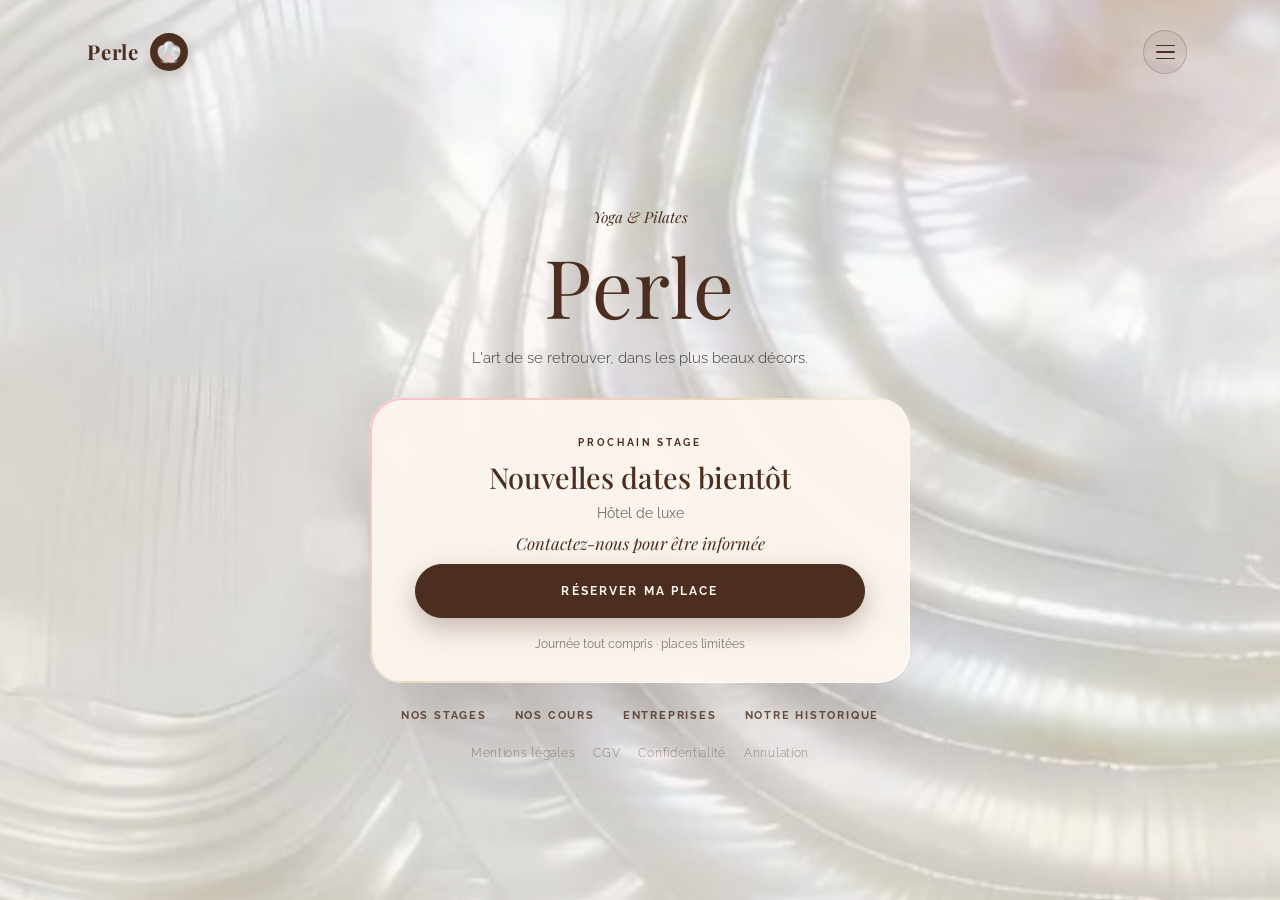
<file: index.html>
<!DOCTYPE html>
<html lang="fr" translate="no">
<head>
 <meta charset="UTF-8">
 <meta name="google" content="notranslate">
 <meta name="viewport" content="width=device-width, initial-scale=1.0">
 <title>Perle — Yoga & Pilates partout en France</title>
 <meta name="description" content="Stages d’une journée et cours de yoga &amp; pilates dans les plus beaux lieux de France. Réservez votre place.">
 <link rel="canonical" href="https://perleexperience.com/">
 <meta name="theme-color" content="#4B2E20">

 <!-- Aperçu lors d'un partage (Instagram, Facebook, WhatsApp, iMessage) -->
 <meta property="og:type" content="website">
 <meta property="og:site_name" content="Perle">
 <meta property="og:locale" content="fr_FR">
 <meta property="og:url" content="https://perleexperience.com/">
 <meta property="og:title" content="Perle — Yoga &amp; Pilates partout en France">
 <meta property="og:description" content="Stages d’une journée et cours de yoga &amp; pilates dans les plus beaux lieux de France. Réservez votre place.">
 <meta property="og:image" content="https://perleexperience.com/og-image.jpg">
 <meta property="og:image:width" content="1200">
 <meta property="og:image:height" content="630">
 <meta property="og:image:alt" content="Perle — yoga et pilates partout en France">
 <meta name="twitter:card" content="summary_large_image">
 <meta name="twitter:title" content="Perle — Yoga &amp; Pilates partout en France">
 <meta name="twitter:description" content="Stages d’une journée et cours de yoga &amp; pilates dans les plus beaux lieux de France. Réservez votre place.">
 <meta name="twitter:image" content="https://perleexperience.com/og-image.jpg">
 <link rel="icon" type="image/png" href="favicon.png">
 <link rel="apple-touch-icon" href="favicon.png">
 <link rel="preconnect" href="https://fonts.googleapis.com">
 <link rel="preconnect" href="https://fonts.gstatic.com" crossorigin>
 <link href="https://fonts.googleapis.com/css2?family=Playfair+Display:ital,wght@0,400;0,500;0,700;1,400&family=Raleway:wght@300;400;500;600;700&display=swap" rel="stylesheet">
 <link rel="stylesheet" href="styles.css?v=12">
 <script type="application/ld+json">
{
 "@context": "https://schema.org",
 "@graph": [
 {
 "@type": "Organization",
 "@id": "https://perleexperience.com/#organisation",
 "name": "Perle",
 "url": "https://perleexperience.com/",
 "description": "Stages d’une journée et cours de yoga et pilates dans les plus beaux lieux de France.",
 "logo": {
 "@type": "ImageObject",
 "url": "https://perleexperience.com/Logo.PNG",
 "width": 2000,
 "height": 2000
 },
 "image": "https://perleexperience.com/og-image.jpg",
 "email": "contact@perleexperience.com",
 "telephone": "+33677303065",
 "areaServed": {
 "@type": "AdministrativeArea",
 "name": "France"
 },
 "contactPoint": {
 "@type": "ContactPoint",
 "contactType": "customer service",
 "telephone": "+33677303065",
 "email": "contact@perleexperience.com",
 "availableLanguage": [
 "fr",
 "en"
 ]
 },
 "sameAs": [
 "https://www.instagram.com/perle_cotedazur/",
 "https://www.facebook.com/profile.php?id=61571725617693",
 "https://www.tiktok.com/@perle.cotedazur?lang=fr"
 ]
 },
 {
 "@type": "WebSite",
 "@id": "https://perleexperience.com/#site",
 "url": "https://perleexperience.com/",
 "name": "Perle",
 "inLanguage": "fr-FR",
 "publisher": {
 "@id": "https://perleexperience.com/#organisation"
 }
 }
 ]
 }
 </script>
</head>
<body class="home-page">

<!-- Animation d'arrivée : la perle roule une fois -->
<div class="page-intro" id="pageIntro" aria-hidden="true"><img src="logo-rose-petit.png" alt=""></div>

<!-- NAV -->
<nav id="nav">
 <div class="container nav-inner">
 <a href="index.html" class="nav-logo" aria-label="Perle — Accueil">
 <span class="nav-logo-text">Perle</span>
 <img src="logo-petit.png" alt="Perle logo">
 </a>
 <div class="nav-links">
 <a href="index.html" data-fr="Accueil" data-en="Home">Accueil</a>
 <a href="stages.html" data-fr="Stages" data-en="Retreats">Stages</a>
 <a href="reservation.html" data-fr="Cours" data-en="Classes">Cours</a>
 <a href="entreprises.html" data-fr="Entreprises" data-en="Business">Entreprises</a>
 <a href="historique.html" data-fr="Notre historique" data-en="Our history">Notre historique</a>
 <div class="lang-toggle" role="group" aria-label="Langue"><button class="active" onclick="setLang('fr')" aria-pressed="true">FR</button><button onclick="setLang('en')" aria-pressed="false">EN</button></div>
 </div>

 <button class="nav-burger" id="burger" aria-label="Ouvrir le menu" aria-expanded="false"><span></span><span></span><span></span></button>
 </div>
</nav>

<div class="mobile-menu" id="mobileMenu" role="dialog" aria-modal="true" aria-label="Navigation">
 <button class="mobile-close" id="mobileClose" aria-label="Fermer">&#10005;</button>
 <a href="index.html" onclick="closeMobile()" data-fr="Accueil" data-en="Home">Accueil</a>
 <a href="stages.html" onclick="closeMobile()" data-fr="Stages" data-en="Retreats">Stages</a>
 <a href="reservation.html" onclick="closeMobile()" data-fr="Cours" data-en="Classes">Cours</a>
 <a href="entreprises.html" onclick="closeMobile()" data-fr="Entreprises" data-en="Business">Entreprises</a>
 <a href="historique.html" onclick="closeMobile()" data-fr="Notre historique" data-en="Our history">Notre historique</a>
 <div class="lang-toggle"><button class="active" onclick="setLang('fr'); closeMobile()">FR</button><button onclick="setLang('en'); closeMobile()">EN</button></div>
</div>


<!-- ACCUEIL ÉPURÉ -->
<main class="home-min has-nacre">
 <p class="hm-eyebrow" data-fr="Yoga & Pilates" data-en="Yoga & Pilates">Yoga & Pilates</p>
 <h1>Perle</h1>
 <p class="hm-sub" data-fr="L'art de se retrouver, dans les plus beaux décors." data-en="The art of finding yourself, in the most beautiful settings.">L'art de se retrouver, dans les plus beaux décors.</p>

 <div class="next-class" id="nextClass">
 <span class="nc-label" data-fr="Prochain stage" data-en="Next retreat">Prochain stage</span>
 <h2 class="nc-title" id="ncTitle">—</h2>
 <p class="nc-meta" id="ncMeta">—</p>
 <p class="nc-date" id="ncDate">—</p>
 <div class="timer" id="timer" aria-live="polite">
 <div><b id="t-d">00</b><span data-fr="Jours" data-en="Days">Jours</span></div>
 <div class="sep">:</div>
 <div><b id="t-h">00</b><span data-fr="Heures" data-en="Hours">Heures</span></div>
 <div class="sep">:</div>
 <div><b id="t-m">00</b><span data-fr="Min" data-en="Min">Min</span></div>
 <div class="sep">:</div>
 <div><b id="t-s">00</b><span data-fr="Sec" data-en="Sec">Sec</span></div>
 </div>
 <a class="btn btn-dark nc-btn" href="stages.html#reserver" data-fr="Réserver ma place" data-en="Book my place">Réserver ma place</a>
 <p class="nc-note" data-fr="Journée tout compris · places limitées" data-en="All-inclusive day · limited places">Journée tout compris · places limitées</p>
 </div>

 <div class="home-min-links">
 <a href="stages.html" data-fr="Nos stages" data-en="Our retreats">Nos stages</a>
 <a href="reservation.html" data-fr="Nos cours" data-en="Our classes">Nos cours</a>
 <a href="entreprises.html" data-fr="Entreprises" data-en="Business">Entreprises</a>
 <a href="historique.html" data-fr="Notre historique" data-en="Our history">Notre historique</a>
 </div>

 <nav class="footer-legal" aria-label="Informations légales">
 <a href="mentions-legales.html" data-fr="Mentions légales" data-en="Legal notice">Mentions légales</a>
 <a href="cgv.html" data-fr="CGV" data-en="Terms of sale">CGV</a>
 <a href="confidentialite.html" data-fr="Confidentialité" data-en="Privacy">Confidentialité</a>
 <a href="annulation.html" data-fr="Annulation" data-en="Cancellation">Annulation</a>
 </nav>
</main>

<script src="auth.js?v=12"></script>
<script src="script.js?v=12"></script>
<script>
 /* ── PROCHAIN STAGE + COMPTE À REBOURS ──
 ✏️ Pour changer les dates : éditer ce tableau (et la page stages.html). */
 const STAGES = [
 { date: '2026-09-12T07:30:00', fr: 'Journée Perle — Signature', en: 'Perle Day — Signature' },
 { date: '2026-10-03T07:30:00', fr: 'Journée Perle — Signature', en: 'Perle Day — Signature' },
 { date: '2026-10-24T07:30:00', fr: 'Journée Perle — Automne', en: 'Perle Day — Autumn' }
 ];
 const LIEU = { fr: "Hôtel de luxe", en: 'Luxury hotel' };

 function nextStage() {
 const now = new Date();
 const upcoming = STAGES.map(s => ({...s, d: new Date(s.date) }))
.filter(s => s.d > now)
.sort((a, b) => a.d - b.d);
 return upcoming[0] || null;
 }
 const NC = nextStage();

 function lang() { return localStorage.getItem('perle-lang') || 'fr'; }

 function renderNC() {
 const l = lang();
 if (!NC) {
 document.getElementById('ncTitle').textContent = l === 'en' ? 'New dates coming soon' : 'Nouvelles dates bientôt';
 document.getElementById('ncMeta').textContent = LIEU[l];
 document.getElementById('ncDate').textContent = l === 'en' ? 'Contact us to be informed' : 'Contactez-nous pour être informée';
 const t = document.getElementById('timer'); if (t) t.style.display = 'none';
 return;
 }
 document.getElementById('ncTitle').textContent = l === 'en' ? NC.en : NC.fr;
 document.getElementById('ncMeta').textContent = LIEU[l];
 document.getElementById('ncDate').textContent = NC.d.toLocaleDateString(l === 'en' ? 'en-GB' : 'fr-FR',
 { weekday: 'long', day: 'numeric', month: 'long' }) + ' · 7h30 — 15h00';
 }

 function pad(n) { return String(n).padStart(2, '0'); }
 function tick() {
 if (!NC) return;
 const diff = NC.d - new Date();
 const d = Math.max(0, Math.floor(diff / 86400000));
 const h = Math.max(0, Math.floor((diff % 86400000) / 3600000));
 const m = Math.max(0, Math.floor((diff % 3600000) / 60000));
 const s = Math.max(0, Math.floor((diff % 60000) / 1000));
 document.getElementById('t-d').textContent = pad(d);
 document.getElementById('t-h').textContent = pad(h);
 document.getElementById('t-m').textContent = pad(m);
 document.getElementById('t-s').textContent = pad(s);
 }

 renderNC(); tick(); setInterval(tick, 1000);
 window.addEventListener('perlelang', renderNC);
</script>
</body>
</html>
</file>
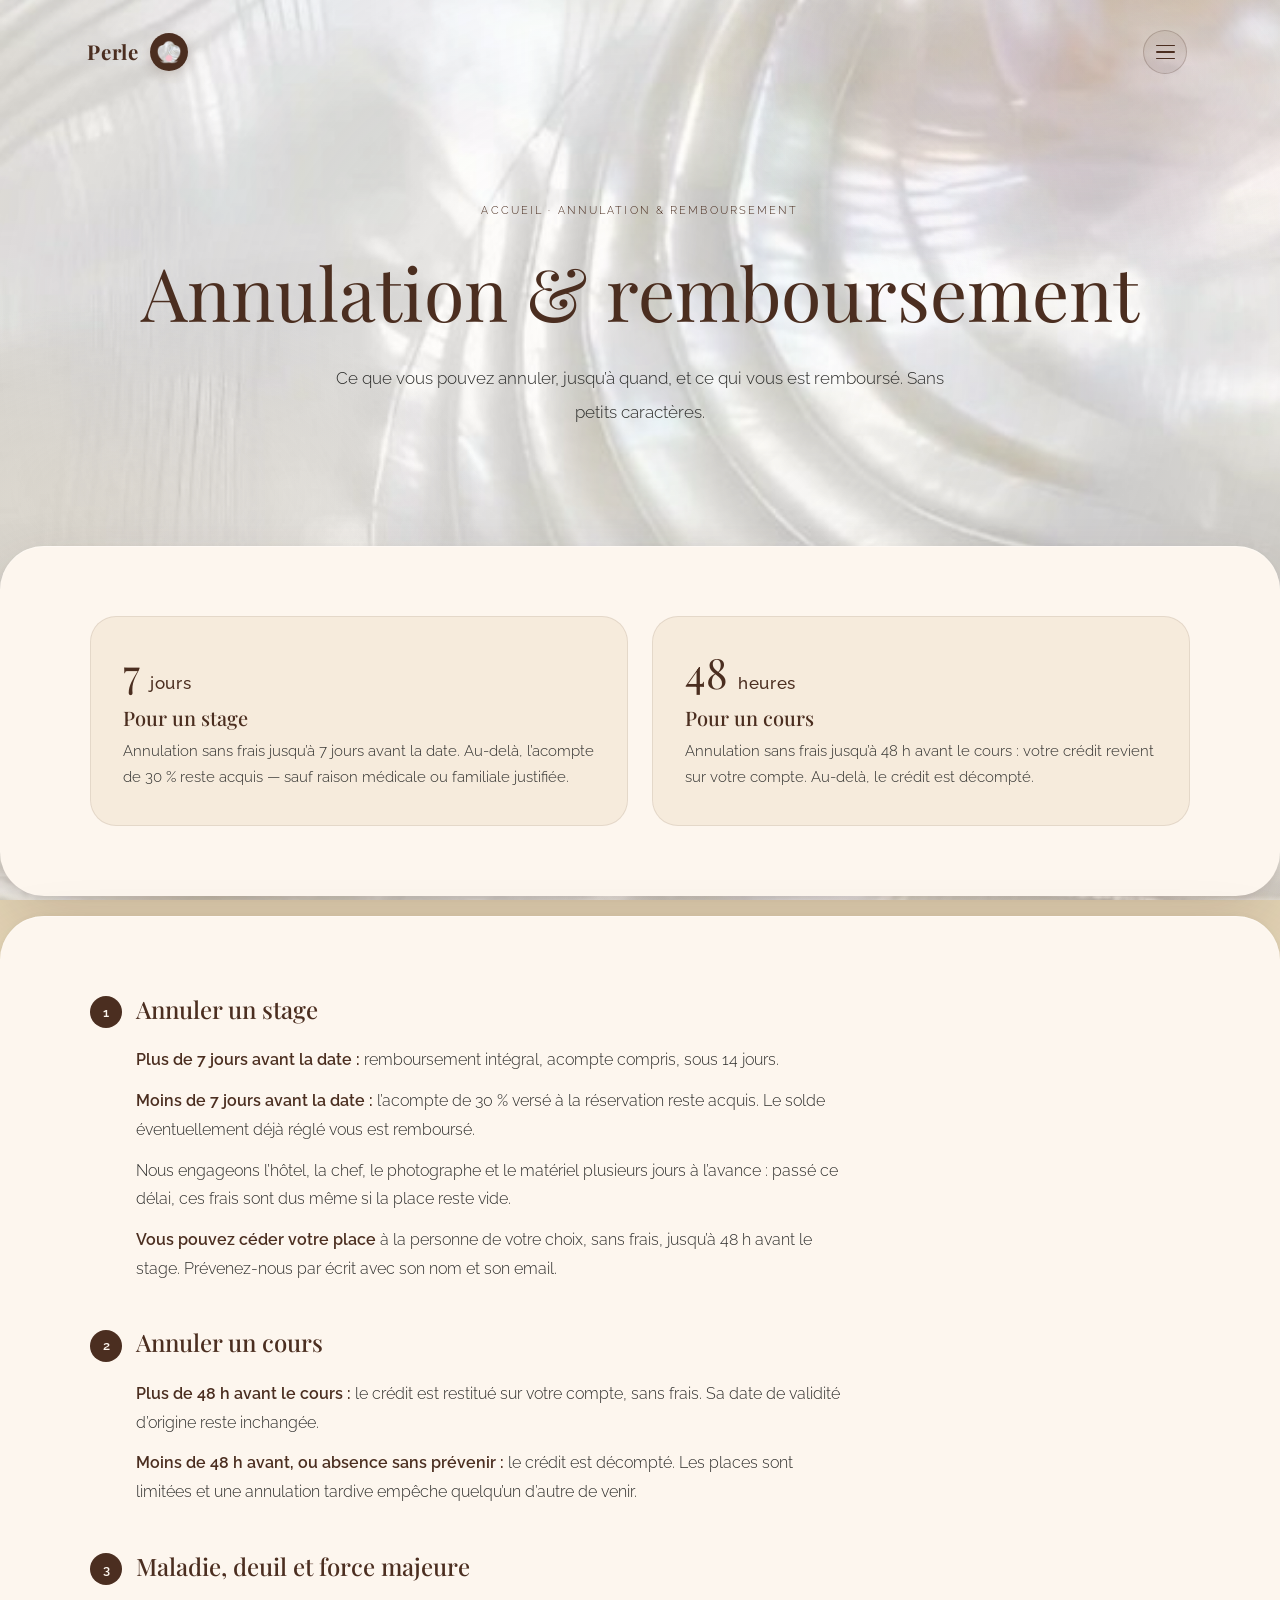
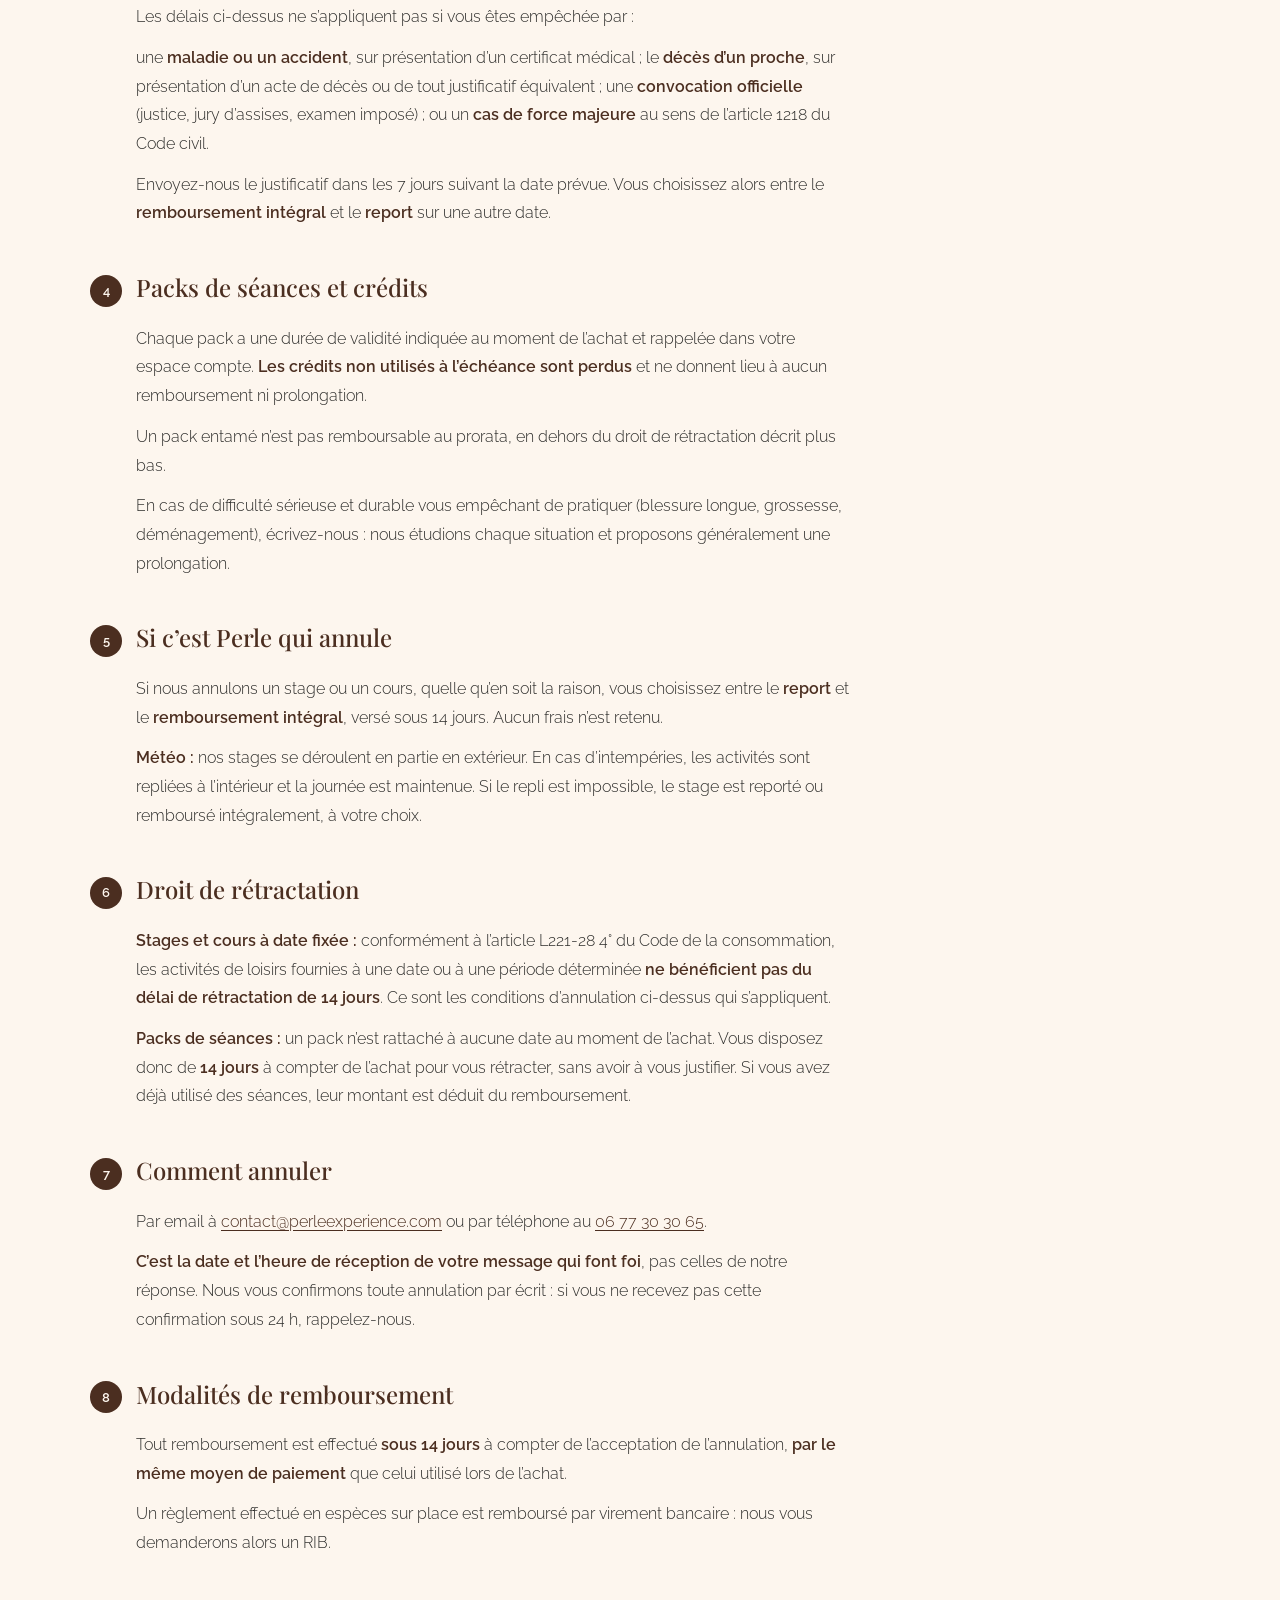
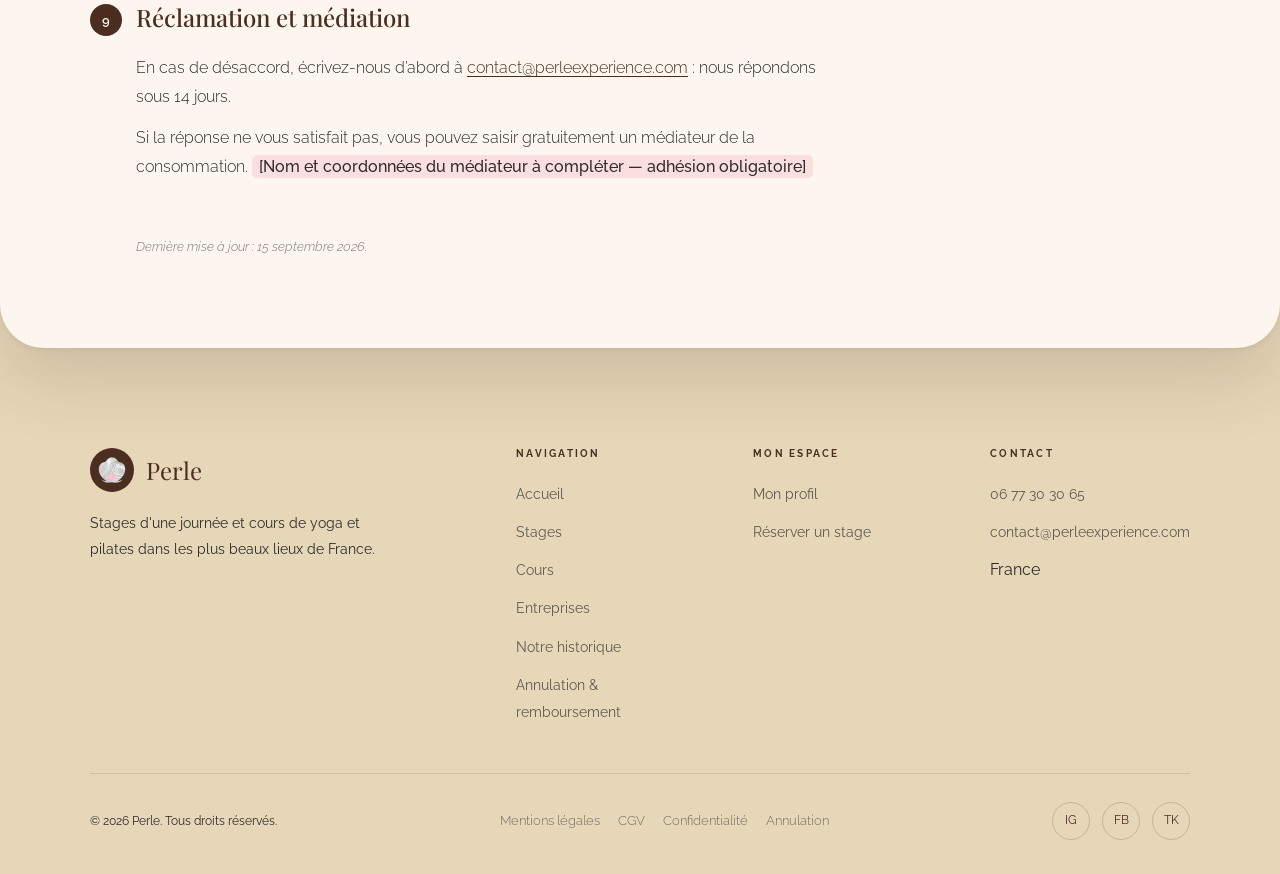
<file: annulation.html>
<!DOCTYPE html>
<html lang="fr" translate="no">
<head>
 <meta charset="UTF-8">
 <meta name="google" content="notranslate">
 <meta name="viewport" content="width=device-width, initial-scale=1.0">
 <title>Annulation &amp; remboursement &mdash; Perle</title>
 <meta name="description" content="Conditions d’annulation et de remboursement des stages, des cours et des packs de séances Perle : délais, exceptions et modalités.">
 <link rel="canonical" href="https://perleexperience.com/annulation.html">
 <meta name="theme-color" content="#4B2E20">

 <!-- Aperçu lors d'un partage (Instagram, Facebook, WhatsApp, iMessage) -->
 <meta property="og:type" content="website">
 <meta property="og:site_name" content="Perle">
 <meta property="og:locale" content="fr_FR">
 <meta property="og:url" content="https://perleexperience.com/annulation.html">
 <meta property="og:title" content="Annulation &amp; remboursement — Perle">
 <meta property="og:description" content="Conditions d’annulation et de remboursement des stages, des cours et des packs de séances Perle : délais, exceptions et modalités.">
 <meta property="og:image" content="https://perleexperience.com/og-image.jpg">
 <meta property="og:image:width" content="1200">
 <meta property="og:image:height" content="630">
 <meta property="og:image:alt" content="Perle — yoga et pilates partout en France">
 <meta name="twitter:card" content="summary_large_image">
 <meta name="twitter:title" content="Annulation &amp; remboursement — Perle">
 <meta name="twitter:description" content="Conditions d’annulation et de remboursement des stages, des cours et des packs de séances Perle : délais, exceptions et modalités.">
 <meta name="twitter:image" content="https://perleexperience.com/og-image.jpg">
 <link rel="icon" type="image/png" href="favicon.png">
 <link rel="apple-touch-icon" href="favicon.png">
 <link rel="preconnect" href="https://fonts.googleapis.com">
 <link rel="preconnect" href="https://fonts.gstatic.com" crossorigin>
 <link href="https://fonts.googleapis.com/css2?family=Playfair+Display:ital,wght@0,400;0,500;0,700;1,400&family=Raleway:wght@300;400;500;600;700&display=swap" rel="stylesheet">
 <link rel="stylesheet" href="styles.css?v=12">
 <script type="application/ld+json">
{
 "@context": "https://schema.org",
 "@type": "BreadcrumbList",
 "itemListElement": [
 {
 "@type": "ListItem",
 "position": 1,
 "name": "Accueil",
 "item": "https://perleexperience.com/"
 },
 {
 "@type": "ListItem",
 "position": 2,
 "name": "Annulation & remboursement"
 }
 ]
 }
 </script>
</head>
<body>

<!-- Animation d'arrivee : la perle roule une fois -->
<div class="page-intro" id="pageIntro" aria-hidden="true"><img src="logo-rose-petit.png" alt=""></div>

<nav id="nav">
 <div class="container nav-inner">
 <a href="index.html" class="nav-logo" aria-label="Perle — Accueil"><span class="nav-logo-text">Perle</span><img src="logo-petit.png" alt="Perle logo"></a>
 <div class="nav-links">
 <a href="index.html" data-fr="Accueil" data-en="Home">Accueil</a>
 <a href="stages.html" data-fr="Stages" data-en="Retreats">Stages</a>
 <a href="reservation.html" data-fr="Cours" data-en="Classes">Cours</a>
 <a href="entreprises.html" data-fr="Entreprises" data-en="Business">Entreprises</a>
 <a href="historique.html" data-fr="Notre historique" data-en="Our history">Notre historique</a>
 <div class="lang-toggle" role="group" aria-label="Langue"><button onclick="setLang('fr')" aria-pressed="true">FR</button><button onclick="setLang('en')" aria-pressed="false">EN</button></div>
 </div>
 <button class="nav-burger" id="burger" aria-label="Menu" aria-expanded="false"><span></span><span></span><span></span></button>
 </div>
</nav>

<div class="mobile-menu" id="mobileMenu" role="dialog" aria-modal="true" aria-label="Navigation">
 <button class="mobile-close" id="mobileClose" aria-label="Fermer">✕</button>
 <a href="index.html" onclick="closeMobile()" data-fr="Accueil" data-en="Home">Accueil</a>
 <a href="stages.html" onclick="closeMobile()" data-fr="Stages" data-en="Retreats">Stages</a>
 <a href="reservation.html" onclick="closeMobile()" data-fr="Cours" data-en="Classes">Cours</a>
 <a href="entreprises.html" onclick="closeMobile()" data-fr="Entreprises" data-en="Business">Entreprises</a>
 <a href="historique.html" onclick="closeMobile()" data-fr="Notre historique" data-en="Our history">Notre historique</a>
 <div class="lang-toggle"><button onclick="setLang('fr'); closeMobile()">FR</button><button onclick="setLang('en'); closeMobile()">EN</button></div>
</div>

<header class="page-hero">
 <div class="container">
 <p class="breadcrumb"><a href="index.html" data-fr="Accueil" data-en="Home">Accueil</a> · <span data-fr="Annulation &amp; remboursement" data-en="Cancellation &amp; refunds">Annulation &amp; remboursement</span></p>
 <h1 data-fr="Annulation &amp; remboursement" data-en="Cancellation &amp; refunds">Annulation &amp; remboursement</h1>
 <p data-fr="Ce que vous pouvez annuler, jusqu’à quand, et ce qui vous est remboursé. Sans petits caractères."
 data-en="What you can cancel, until when, and what you get back. No small print.">
 Ce que vous pouvez annuler, jusqu’à quand, et ce qui vous est remboursé. Sans petits caractères.
 </p>
 </div>
</header>

<section class="legal-resume">
 <div class="container">
 <div class="resume-grid">
 <div class="resume-card fade-in">
 <span class="resume-delai">7&nbsp;<span data-fr="jours" data-en="days">jours</span></span>
 <h3 data-fr="Pour un stage" data-en="For a retreat">Pour un stage</h3>
 <p data-fr="Annulation sans frais jusqu’à 7 jours avant la date. Au-delà, l’acompte de 30 % reste acquis — sauf raison médicale ou familiale justifiée."
 data-en="Free cancellation up to 7 days before the date. After that, the 30% deposit is retained — except for a documented medical or family reason.">
 Annulation sans frais jusqu’à 7 jours avant la date. Au-delà, l’acompte de 30 % reste acquis — sauf raison médicale ou familiale justifiée.
 </p>
 </div>
 <div class="resume-card fade-in" style="transition-delay:.12s">
 <span class="resume-delai">48&nbsp;<span data-fr="heures" data-en="hours">heures</span></span>
 <h3 data-fr="Pour un cours" data-en="For a class">Pour un cours</h3>
 <p data-fr="Annulation sans frais jusqu’à 48 h avant le cours : votre crédit revient sur votre compte. Au-delà, le crédit est décompté."
 data-en="Free cancellation up to 48 hours before the class: your credit returns to your account. After that, the credit is used up.">
 Annulation sans frais jusqu’à 48 h avant le cours : votre crédit revient sur votre compte. Au-delà, le crédit est décompté.
 </p>
 </div>
 </div>
 </div>
</section>

<section class="legal">
 <div class="container">

 <div class="legal-bloc fade-in">
 <h2><span class="legal-num">1</span><span data-fr="Annuler un stage" data-en="Cancelling a retreat">Annuler un stage</span></h2>
 <p data-fr="<strong>Plus de 7 jours avant la date :</strong> remboursement intégral, acompte compris, sous 14 jours." data-en="<strong>More than 7 days before the date:</strong> full refund, deposit included, within 14 days."><strong>Plus de 7 jours avant la date :</strong> remboursement intégral, acompte compris, sous 14 jours.</p>
 <p data-fr="<strong>Moins de 7 jours avant la date :</strong> l’acompte de 30 % versé à la réservation reste acquis. Le solde éventuellement déjà réglé vous est remboursé." data-en="<strong>Less than 7 days before the date:</strong> the 30% deposit paid at booking is retained. Any balance already paid is refunded to you."><strong>Moins de 7 jours avant la date :</strong> l’acompte de 30 % versé à la réservation reste acquis. Le solde éventuellement déjà réglé vous est remboursé.</p>
 <p data-fr="Nous engageons l’hôtel, la chef, le photographe et le matériel plusieurs jours à l’avance : passé ce délai, ces frais sont dus même si la place reste vide." data-en="We commit the hotel, the chef, the photographer and the equipment several days ahead: past that point, those costs are due even if the place stays empty.">Nous engageons l’hôtel, la chef, le photographe et le matériel plusieurs jours à l’avance : passé ce délai, ces frais sont dus même si la place reste vide.</p>
 <p data-fr="<strong>Vous pouvez céder votre place</strong> à la personne de votre choix, sans frais, jusqu’à 48 h avant le stage. Prévenez-nous par écrit avec son nom et son email." data-en="<strong>You may pass your place on</strong> to anyone you choose, free of charge, up to 48 hours before the retreat. Let us know in writing with their name and email."><strong>Vous pouvez céder votre place</strong> à la personne de votre choix, sans frais, jusqu’à 48 h avant le stage. Prévenez-nous par écrit avec son nom et son email.</p>
 </div>

 <div class="legal-bloc fade-in">
 <h2><span class="legal-num">2</span><span data-fr="Annuler un cours" data-en="Cancelling a class">Annuler un cours</span></h2>
 <p data-fr="<strong>Plus de 48 h avant le cours :</strong> le crédit est restitué sur votre compte, sans frais. Sa date de validité d’origine reste inchangée." data-en="<strong>More than 48 hours before the class:</strong> the credit returns to your account, free of charge. Its original expiry date is unchanged."><strong>Plus de 48 h avant le cours :</strong> le crédit est restitué sur votre compte, sans frais. Sa date de validité d’origine reste inchangée.</p>
 <p data-fr="<strong>Moins de 48 h avant, ou absence sans prévenir :</strong> le crédit est décompté. Les places sont limitées et une annulation tardive empêche quelqu’un d’autre de venir." data-en="<strong>Less than 48 hours before, or no-show:</strong> the credit is used up. Places are limited and a late cancellation prevents someone else from coming."><strong>Moins de 48 h avant, ou absence sans prévenir :</strong> le crédit est décompté. Les places sont limitées et une annulation tardive empêche quelqu’un d’autre de venir.</p>
 </div>

 <div class="legal-bloc fade-in">
 <h2><span class="legal-num">3</span><span data-fr="Maladie, deuil et force majeure" data-en="Illness, bereavement and force majeure">Maladie, deuil et force majeure</span></h2>
 <p data-fr="Les délais ci-dessus ne s’appliquent pas si vous êtes empêchée par :" data-en="The deadlines above do not apply if you are prevented by:">Les délais ci-dessus ne s’appliquent pas si vous êtes empêchée par :</p>
 <p data-fr="une <strong>maladie ou un accident</strong>, sur présentation d’un certificat médical ; le <strong>décès d’un proche</strong>, sur présentation d’un acte de décès ou de tout justificatif équivalent ; une <strong>convocation officielle</strong> (justice, jury d’assises, examen imposé) ; ou un <strong>cas de force majeure</strong> au sens de l’article 1218 du Code civil." data-en="<strong>illness or accident</strong>, on presentation of a medical certificate; the <strong>death of a close relative</strong>, on presentation of a death certificate or equivalent; an <strong>official summons</strong> (court, jury duty, compulsory examination); or <strong>force majeure</strong> within the meaning of article 1218 of the French Civil Code.">une <strong>maladie ou un accident</strong>, sur présentation d’un certificat médical ; le <strong>décès d’un proche</strong>, sur présentation d’un acte de décès ou de tout justificatif équivalent ; une <strong>convocation officielle</strong> (justice, jury d’assises, examen imposé) ; ou un <strong>cas de force majeure</strong> au sens de l’article 1218 du Code civil.</p>
 <p data-fr="Envoyez-nous le justificatif dans les 7 jours suivant la date prévue. Vous choisissez alors entre le <strong>remboursement intégral</strong> et le <strong>report</strong> sur une autre date." data-en="Send us the supporting document within 7 days of the scheduled date. You then choose between a <strong>full refund</strong> and a <strong>transfer</strong> to another date.">Envoyez-nous le justificatif dans les 7 jours suivant la date prévue. Vous choisissez alors entre le <strong>remboursement intégral</strong> et le <strong>report</strong> sur une autre date.</p>
 </div>

 <div class="legal-bloc fade-in">
 <h2><span class="legal-num">4</span><span data-fr="Packs de séances et crédits" data-en="Class packs and credits">Packs de séances et crédits</span></h2>
 <p data-fr="Chaque pack a une durée de validité indiquée au moment de l’achat et rappelée dans votre espace compte. <strong>Les crédits non utilisés à l’échéance sont perdus</strong> et ne donnent lieu à aucun remboursement ni prolongation." data-en="Each pack has a validity period shown at the time of purchase and repeated in your account area. <strong>Credits not used by the expiry date are lost</strong> and give rise to no refund or extension.">Chaque pack a une durée de validité indiquée au moment de l’achat et rappelée dans votre espace compte. <strong>Les crédits non utilisés à l’échéance sont perdus</strong> et ne donnent lieu à aucun remboursement ni prolongation.</p>
 <p data-fr="Un pack entamé n’est pas remboursable au prorata, en dehors du droit de rétractation décrit plus bas." data-en="A pack that has been started is not refundable pro rata, outside the right of withdrawal described below.">Un pack entamé n’est pas remboursable au prorata, en dehors du droit de rétractation décrit plus bas.</p>
 <p data-fr="En cas de difficulté sérieuse et durable vous empêchant de pratiquer (blessure longue, grossesse, déménagement), écrivez-nous : nous étudions chaque situation et proposons généralement une prolongation." data-en="If a serious, lasting difficulty prevents you from practising (long injury, pregnancy, moving away), write to us: we look at each situation and usually offer an extension.">En cas de difficulté sérieuse et durable vous empêchant de pratiquer (blessure longue, grossesse, déménagement), écrivez-nous : nous étudions chaque situation et proposons généralement une prolongation.</p>
 </div>

 <div class="legal-bloc fade-in">
 <h2><span class="legal-num">5</span><span data-fr="Si c’est Perle qui annule" data-en="If Perle cancels">Si c’est Perle qui annule</span></h2>
 <p data-fr="Si nous annulons un stage ou un cours, quelle qu’en soit la raison, vous choisissez entre le <strong>report</strong> et le <strong>remboursement intégral</strong>, versé sous 14 jours. Aucun frais n’est retenu." data-en="If we cancel a retreat or a class, for any reason, you choose between a <strong>transfer</strong> and a <strong>full refund</strong>, paid within 14 days. No fee is retained.">Si nous annulons un stage ou un cours, quelle qu’en soit la raison, vous choisissez entre le <strong>report</strong> et le <strong>remboursement intégral</strong>, versé sous 14 jours. Aucun frais n’est retenu.</p>
 <p data-fr="<strong>Météo :</strong> nos stages se déroulent en partie en extérieur. En cas d’intempéries, les activités sont repliées à l’intérieur et la journée est maintenue. Si le repli est impossible, le stage est reporté ou remboursé intégralement, à votre choix." data-en="<strong>Weather:</strong> our retreats take place partly outdoors. In bad weather, activities move indoors and the day goes ahead. If that is not possible, the retreat is postponed or fully refunded, as you prefer."><strong>Météo :</strong> nos stages se déroulent en partie en extérieur. En cas d’intempéries, les activités sont repliées à l’intérieur et la journée est maintenue. Si le repli est impossible, le stage est reporté ou remboursé intégralement, à votre choix.</p>
 </div>

 <div class="legal-bloc fade-in">
 <h2><span class="legal-num">6</span><span data-fr="Droit de rétractation" data-en="Right of withdrawal">Droit de rétractation</span></h2>
 <p data-fr="<strong>Stages et cours à date fixée :</strong> conformément à l’article L221-28 4° du Code de la consommation, les activités de loisirs fournies à une date ou à une période déterminée <strong>ne bénéficient pas du délai de rétractation de 14 jours</strong>. Ce sont les conditions d’annulation ci-dessus qui s’appliquent." data-en="<strong>Retreats and classes on a fixed date:</strong> under article L221-28 4° of the French Consumer Code, leisure activities supplied on a specific date or period <strong>do not carry the 14-day withdrawal right</strong>. The cancellation terms above apply instead."><strong>Stages et cours à date fixée :</strong> conformément à l’article L221-28 4° du Code de la consommation, les activités de loisirs fournies à une date ou à une période déterminée <strong>ne bénéficient pas du délai de rétractation de 14 jours</strong>. Ce sont les conditions d’annulation ci-dessus qui s’appliquent.</p>
 <p data-fr="<strong>Packs de séances :</strong> un pack n’est rattaché à aucune date au moment de l’achat. Vous disposez donc de <strong>14 jours</strong> à compter de l’achat pour vous rétracter, sans avoir à vous justifier. Si vous avez déjà utilisé des séances, leur montant est déduit du remboursement." data-en="<strong>Class packs:</strong> a pack is not tied to any date at the time of purchase. You therefore have <strong>14 days</strong> from purchase to withdraw, without giving a reason. If you have already used classes, their value is deducted from the refund."><strong>Packs de séances :</strong> un pack n’est rattaché à aucune date au moment de l’achat. Vous disposez donc de <strong>14 jours</strong> à compter de l’achat pour vous rétracter, sans avoir à vous justifier. Si vous avez déjà utilisé des séances, leur montant est déduit du remboursement.</p>
 </div>

 <div class="legal-bloc fade-in">
 <h2><span class="legal-num">7</span><span data-fr="Comment annuler" data-en="How to cancel">Comment annuler</span></h2>
 <p data-fr="Par email à <a href=&quot;mailto:contact@perleexperience.com&quot;>contact@perleexperience.com</a> ou par téléphone au <a href=&quot;tel:+33677303065&quot;>06 77 30 30 65</a>." data-en="By email to <a href=&quot;mailto:contact@perleexperience.com&quot;>contact@perleexperience.com</a> or by telephone on <a href=&quot;tel:+33677303065&quot;>+33 6 77 30 30 65</a>.">Par email à <a href="mailto:contact@perleexperience.com">contact@perleexperience.com</a> ou par téléphone au <a href="tel:+33677303065">06 77 30 30 65</a>.</p>
 <p data-fr="<strong>C’est la date et l’heure de réception de votre message qui font foi</strong>, pas celles de notre réponse. Nous vous confirmons toute annulation par écrit : si vous ne recevez pas cette confirmation sous 24 h, rappelez-nous." data-en="<strong>The date and time your message is received is what counts</strong>, not that of our reply. We confirm every cancellation in writing: if you do not receive that confirmation within 24 hours, call us back."><strong>C’est la date et l’heure de réception de votre message qui font foi</strong>, pas celles de notre réponse. Nous vous confirmons toute annulation par écrit : si vous ne recevez pas cette confirmation sous 24 h, rappelez-nous.</p>
 </div>

 <div class="legal-bloc fade-in">
 <h2><span class="legal-num">8</span><span data-fr="Modalités de remboursement" data-en="How refunds are made">Modalités de remboursement</span></h2>
 <p data-fr="Tout remboursement est effectué <strong>sous 14 jours</strong> à compter de l’acceptation de l’annulation, <strong>par le même moyen de paiement</strong> que celui utilisé lors de l’achat." data-en="Any refund is made <strong>within 14 days</strong> of the cancellation being accepted, <strong>using the same payment method</strong> as the original purchase.">Tout remboursement est effectué <strong>sous 14 jours</strong> à compter de l’acceptation de l’annulation, <strong>par le même moyen de paiement</strong> que celui utilisé lors de l’achat.</p>
 <p data-fr="Un règlement effectué en espèces sur place est remboursé par virement bancaire : nous vous demanderons alors un RIB." data-en="A payment made in cash on site is refunded by bank transfer: we will then ask you for your bank details.">Un règlement effectué en espèces sur place est remboursé par virement bancaire : nous vous demanderons alors un RIB.</p>
 </div>

 <div class="legal-bloc fade-in">
 <h2><span class="legal-num">9</span><span data-fr="Réclamation et médiation" data-en="Complaints and mediation">Réclamation et médiation</span></h2>
 <p data-fr="En cas de désaccord, écrivez-nous d’abord à <a href=&quot;mailto:contact@perleexperience.com&quot;>contact@perleexperience.com</a> : nous répondons sous 14 jours." data-en="In case of disagreement, write to us first at <a href=&quot;mailto:contact@perleexperience.com&quot;>contact@perleexperience.com</a>: we reply within 14 days.">En cas de désaccord, écrivez-nous d’abord à <a href="mailto:contact@perleexperience.com">contact@perleexperience.com</a> : nous répondons sous 14 jours.</p>
 <p data-fr="Si la réponse ne vous satisfait pas, vous pouvez saisir gratuitement un médiateur de la consommation. <span class=&quot;a-completer&quot;>[Nom et coordonnées du médiateur à compléter — adhésion obligatoire]</span>" data-en="If our answer does not satisfy you, you may refer the matter free of charge to a consumer mediator. <span class=&quot;a-completer&quot;>[Mediator name and contact details to be completed — membership is mandatory]</span>">Si la réponse ne vous satisfait pas, vous pouvez saisir gratuitement un médiateur de la consommation. <span class="a-completer">[Nom et coordonnées du médiateur à compléter — adhésion obligatoire]</span></p>
 </div>

 <p class="legal-maj" data-fr="Dernière mise à jour : 15 septembre 2026." data-en="Last updated: 15 September 2026.">Dernière mise à jour : 15 septembre 2026.</p>

 </div>
</section>

<footer>
 <div class="container">
 <div class="footer-grid">
 <div class="footer-brand"><div class="footer-logo"><img src="logo-petit.png" alt="Perle"><span class="footer-logo-text">Perle</span></div>
 <p data-fr="Stages d'une journée et cours de yoga et pilates dans les plus beaux lieux de France." data-en="One-day retreats and yoga & pilates classes in the most beautiful locations across France.">Stages d'une journée et cours de yoga et pilates dans les plus beaux lieux de France.</p></div>
 <div class="footer-col"><h4 data-fr="Navigation" data-en="Navigation">Navigation</h4><ul>
 <li><a href="index.html" data-fr="Accueil" data-en="Home">Accueil</a></li>
 <li><a href="stages.html" data-fr="Stages" data-en="Retreats">Stages</a></li>
 <li><a href="reservation.html" data-fr="Cours" data-en="Classes">Cours</a></li>
 <li><a href="entreprises.html" data-fr="Entreprises" data-en="Business">Entreprises</a></li>
 <li><a href="historique.html" data-fr="Notre historique" data-en="Our history">Notre historique</a></li>
 <li><a href="annulation.html" data-fr="Annulation &amp; remboursement" data-en="Cancellation &amp; refunds">Annulation &amp; remboursement</a></li>
 </ul></div>
 <div class="footer-col"><h4 data-fr="Mon espace" data-en="My space">Mon espace</h4><ul>
 <li><a href="compte.html" data-fr="Mon profil" data-en="My profile">Mon profil</a></li>
 <li><a href="stages.html#reserver" data-fr="Réserver un stage" data-en="Book a retreat">Réserver un stage</a></li>
 </ul></div>
 <div class="footer-col"><h4 data-fr="Contact" data-en="Contact">Contact</h4><ul>
 <li><a href="tel:+33677303065">06 77 30 30 65</a></li>
 <li><a href="mailto:contact@perleexperience.com">contact@perleexperience.com</a></li>
 <li><span data-fr="France" data-en="France">France</span></li>
 </ul></div>
 </div>
 <div class="footer-bottom">
 <p data-fr="© 2026 Perle. Tous droits réservés." data-en="© 2026 Perle. All rights reserved.">© 2026 Perle. Tous droits réservés.</p>
 <nav class="footer-legal" aria-label="Informations légales">
 <a href="mentions-legales.html" data-fr="Mentions légales" data-en="Legal notice">Mentions légales</a>
 <a href="cgv.html" data-fr="CGV" data-en="Terms of sale">CGV</a>
 <a href="confidentialite.html" data-fr="Confidentialité" data-en="Privacy">Confidentialité</a>
 <a href="annulation.html" data-fr="Annulation" data-en="Cancellation">Annulation</a>
 </nav>
 <div class="footer-social"><a href="https://www.instagram.com/perle_cotedazur/" target="_blank" rel="noopener" aria-label="Instagram">IG</a><a href="https://www.facebook.com/profile.php?id=61571725617693" target="_blank" rel="noopener" aria-label="Facebook">FB</a><a href="https://www.tiktok.com/@perle.cotedazur?lang=fr" target="_blank" rel="noopener" aria-label="TikTok">TK</a></div>
 </div>
 </div>
</footer>

<script src="auth.js?v=12"></script>
<script src="script.js?v=12"></script>
</body>
</html>
</file>
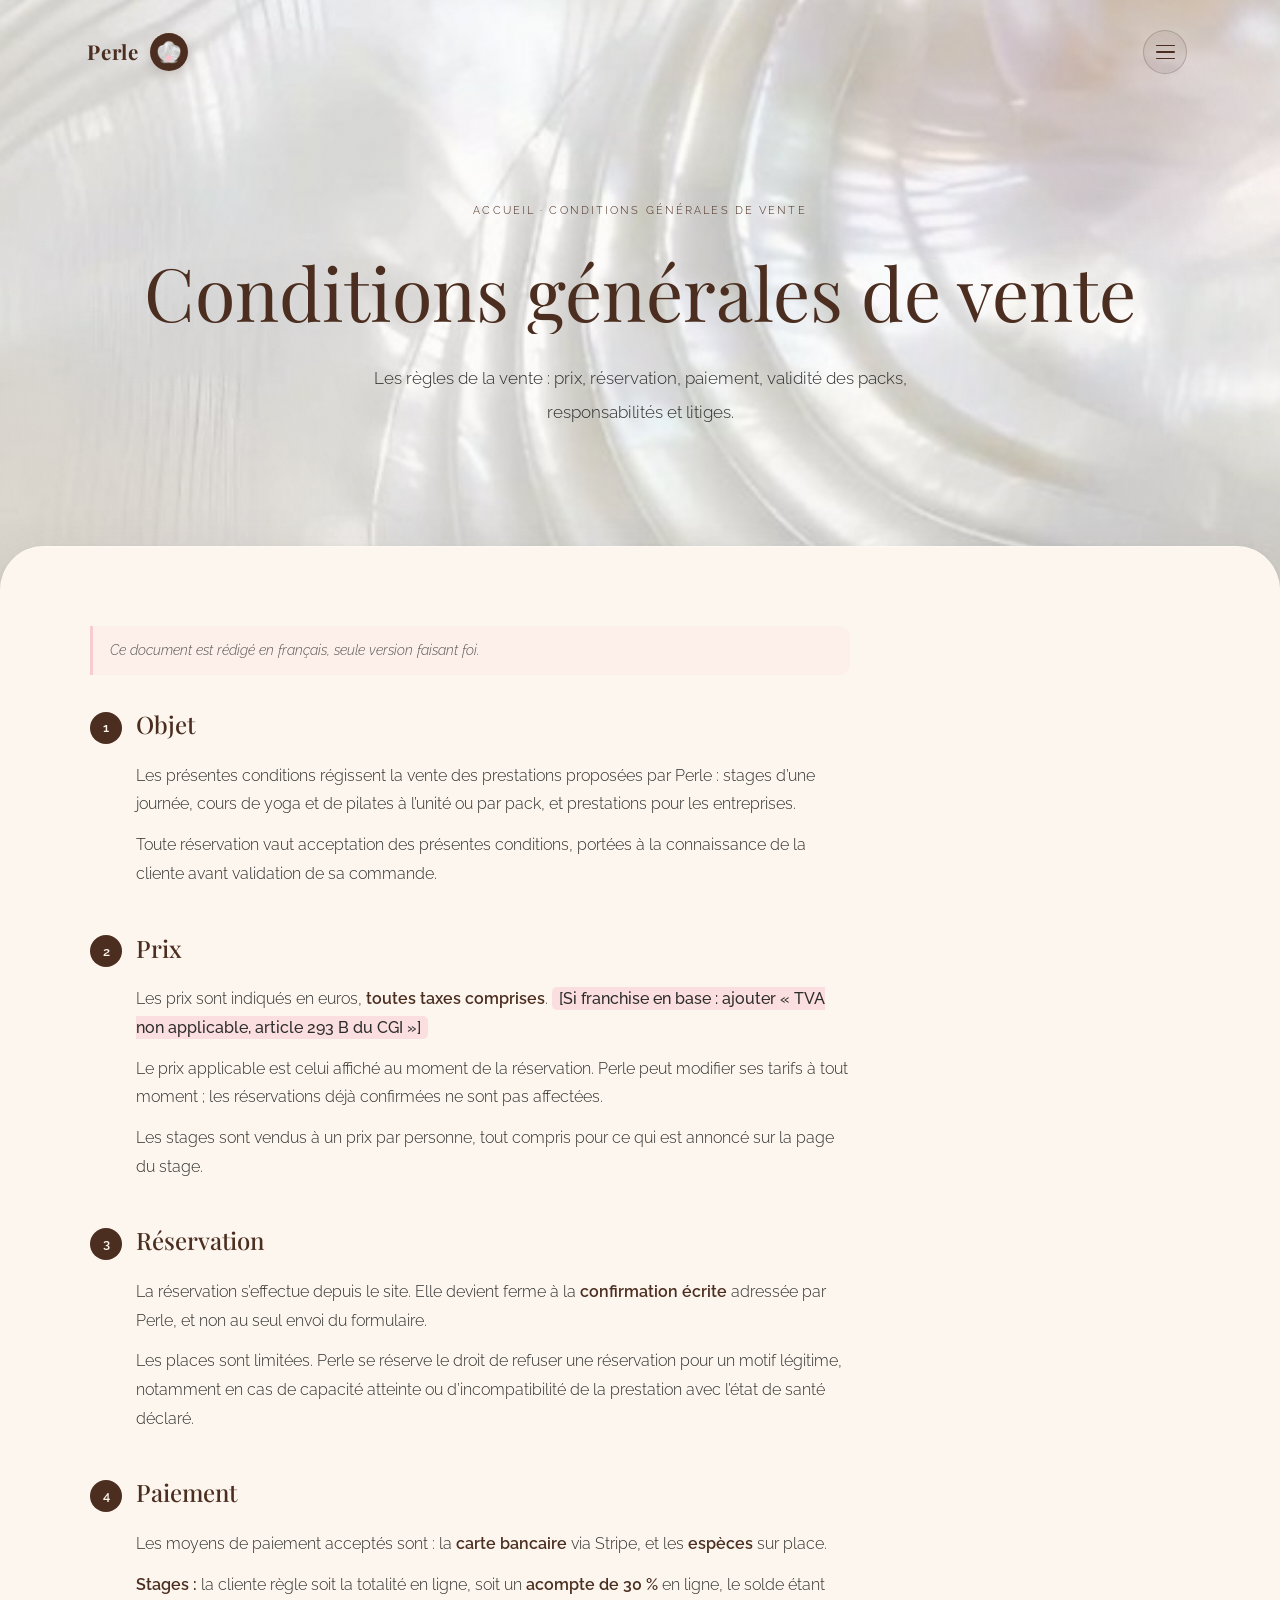
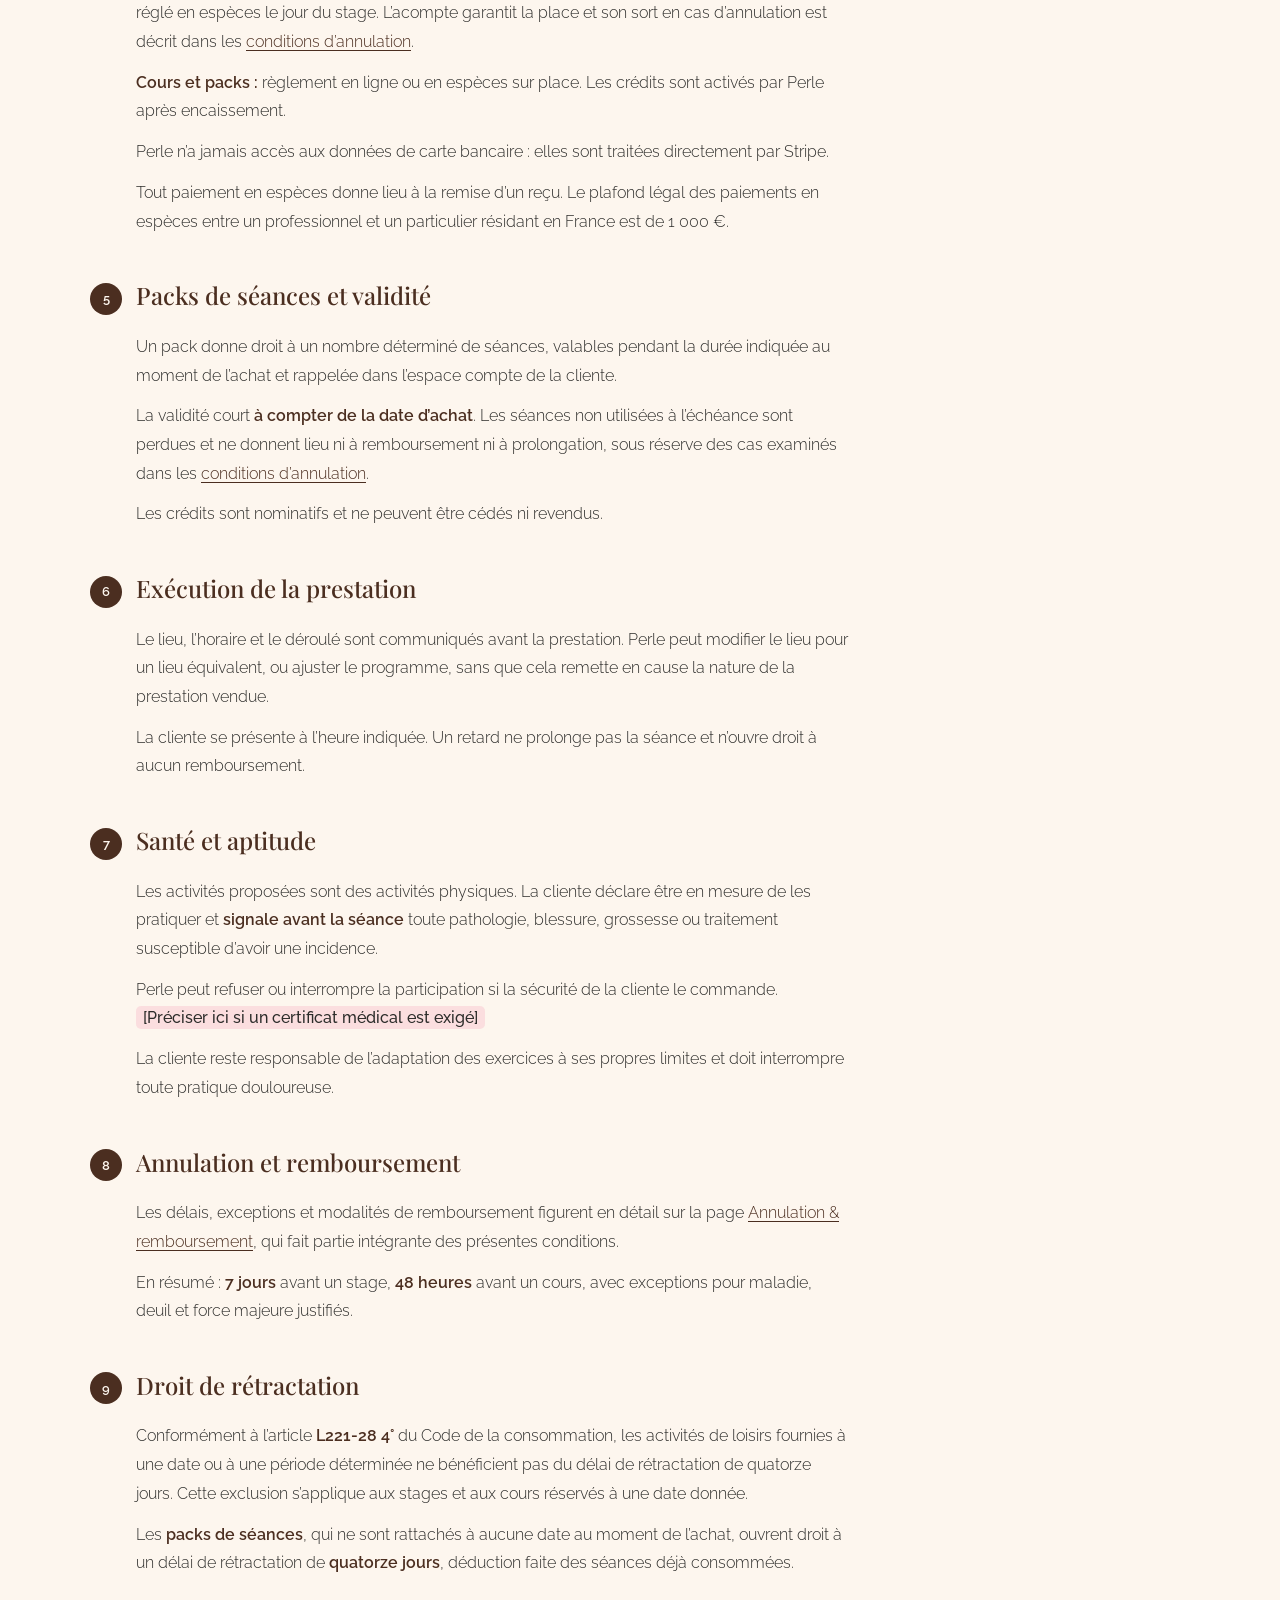
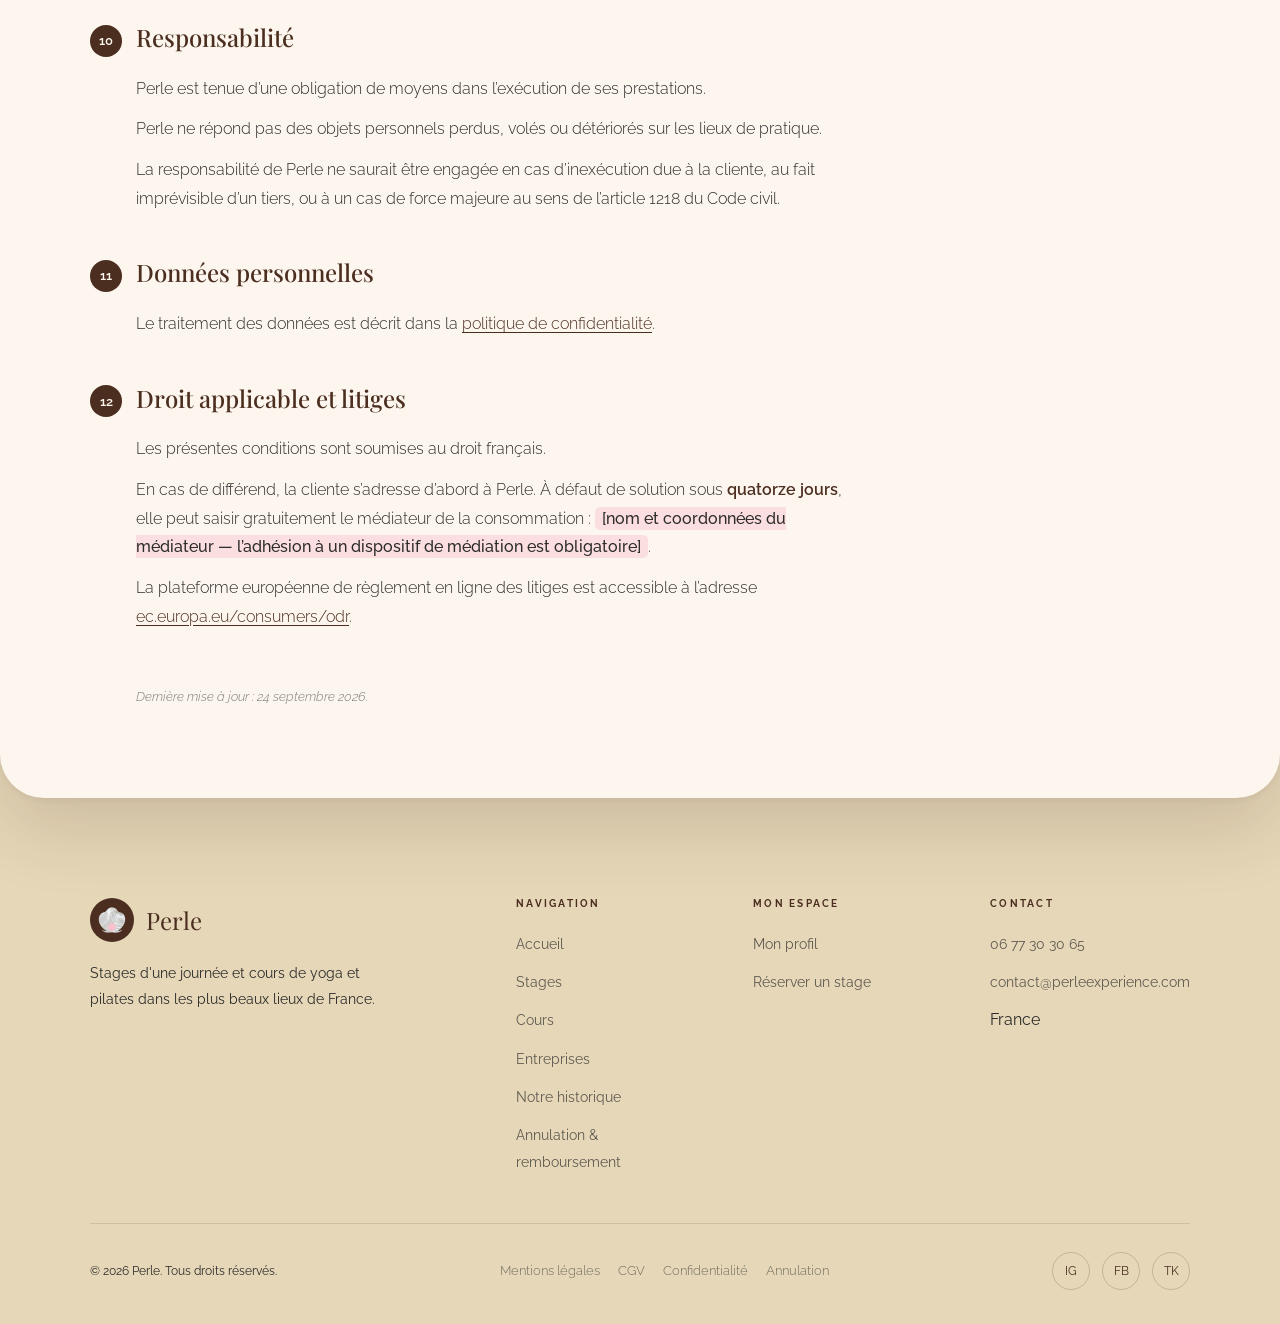
<file: cgv.html>
<!DOCTYPE html>
<html lang="fr" translate="no">
<head>
 <meta charset="UTF-8">
 <meta name="google" content="notranslate">
 <meta name="viewport" content="width=device-width, initial-scale=1.0">
 <title>Conditions générales de vente — Perle</title>
 <meta name="description" content="Conditions générales de vente de Perle : prix, réservation, paiement, acompte, validité des packs et litiges.">
 <link rel="canonical" href="https://perleexperience.com/cgv.html">
 <meta name="theme-color" content="#4B2E20">
 <meta name="robots" content="index, follow">

 <!-- Aperçu lors d'un partage -->
 <meta property="og:type" content="website">
 <meta property="og:site_name" content="Perle">
 <meta property="og:locale" content="fr_FR">
 <meta property="og:url" content="https://perleexperience.com/cgv.html">
 <meta property="og:title" content="Conditions générales de vente — Perle">
 <meta property="og:description" content="Prix, réservation, paiement, acompte, validité des packs, responsabilités et litiges.">
 <meta property="og:image" content="https://perleexperience.com/og-image.jpg">
 <meta property="og:image:width" content="1200">
 <meta property="og:image:height" content="630">
 <meta name="twitter:card" content="summary_large_image">
 <meta name="twitter:title" content="Conditions générales de vente — Perle">
 <meta name="twitter:description" content="Prix, réservation, paiement, acompte, validité des packs, responsabilités et litiges.">
 <meta name="twitter:image" content="https://perleexperience.com/og-image.jpg">
 <link rel="icon" type="image/png" href="favicon.png">
 <link rel="apple-touch-icon" href="favicon.png">
 <link rel="preconnect" href="https://fonts.googleapis.com">
 <link rel="preconnect" href="https://fonts.gstatic.com" crossorigin>
 <link href="https://fonts.googleapis.com/css2?family=Playfair+Display:ital,wght@0,400;0,500;0,700;1,400&family=Raleway:wght@300;400;500;600;700&display=swap" rel="stylesheet">
 <link rel="stylesheet" href="styles.css?v=12">
 <script type="application/ld+json">
 {
 "@context": "https://schema.org",
 "@type": "BreadcrumbList",
 "itemListElement": [
 { "@type": "ListItem", "position": 1, "name": "Accueil", "item": "https://perleexperience.com/" },
 { "@type": "ListItem", "position": 2, "name": "Conditions générales de vente" }
 ]
 }
 </script>
</head>
<body>

<div class="page-intro" id="pageIntro" aria-hidden="true"><img src="logo-rose-petit.png" alt=""></div>

<nav id="nav">
 <div class="container nav-inner">
 <a href="index.html" class="nav-logo" aria-label="Perle — Accueil"><span class="nav-logo-text">Perle</span><img src="logo-petit.png" alt="Perle logo"></a>
 <div class="nav-links">
 <a href="index.html" data-fr="Accueil" data-en="Home">Accueil</a>
 <a href="stages.html" data-fr="Stages" data-en="Retreats">Stages</a>
 <a href="reservation.html" data-fr="Cours" data-en="Classes">Cours</a>
 <a href="entreprises.html" data-fr="Entreprises" data-en="Business">Entreprises</a>
 <a href="historique.html" data-fr="Notre historique" data-en="Our history">Notre historique</a>
 <div class="lang-toggle" role="group" aria-label="Langue"><button onclick="setLang('fr')" aria-pressed="true">FR</button><button onclick="setLang('en')" aria-pressed="false">EN</button></div>
 </div>
 <button class="nav-burger" id="burger" aria-label="Menu" aria-expanded="false"><span></span><span></span><span></span></button>
 </div>
</nav>

<div class="mobile-menu" id="mobileMenu" role="dialog" aria-modal="true" aria-label="Navigation">
 <button class="mobile-close" id="mobileClose" aria-label="Fermer">✕</button>
 <a href="index.html" onclick="closeMobile()" data-fr="Accueil" data-en="Home">Accueil</a>
 <a href="stages.html" onclick="closeMobile()" data-fr="Stages" data-en="Retreats">Stages</a>
 <a href="reservation.html" onclick="closeMobile()" data-fr="Cours" data-en="Classes">Cours</a>
 <a href="entreprises.html" onclick="closeMobile()" data-fr="Entreprises" data-en="Business">Entreprises</a>
 <a href="historique.html" onclick="closeMobile()" data-fr="Notre historique" data-en="Our history">Notre historique</a>
 <div class="lang-toggle"><button onclick="setLang('fr'); closeMobile()">FR</button><button onclick="setLang('en'); closeMobile()">EN</button></div>
</div>

<header class="page-hero">
 <div class="container">
 <p class="breadcrumb"><a href="index.html" data-fr="Accueil" data-en="Home">Accueil</a> · <span>Conditions générales de vente</span></p>
 <h1>Conditions générales de vente</h1>
 <p data-fr="Les règles de la vente : prix, réservation, paiement, validité des packs, responsabilités et litiges." data-en="The rules of sale: pricing, booking, payment, pack validity, liability and disputes.">Les règles de la vente : prix, réservation, paiement, validité des packs, responsabilités et litiges.</p>
 </div>
</header>

<section class="legal">
 <div class="container">

 <p class="legal-vo" data-fr="Ce document est rédigé en français, seule version faisant foi."
 data-en="This document is written in French, which is the only binding version.">Ce document est rédigé en français, seule version faisant foi.</p>

 <div class="legal-bloc fade-in">
 <h2><span class="legal-num">1</span><span>Objet</span></h2>
 <p>Les présentes conditions régissent la vente des prestations proposées par Perle : stages d’une journée, cours de yoga et de pilates à l’unité ou par pack, et prestations pour les entreprises.</p>
 <p>Toute réservation vaut acceptation des présentes conditions, portées à la connaissance de la cliente avant validation de sa commande.</p>
 </div>

 <div class="legal-bloc fade-in">
 <h2><span class="legal-num">2</span><span>Prix</span></h2>
 <p>Les prix sont indiqués en euros, <strong>toutes taxes comprises</strong>. <span class="a-completer">[Si franchise en base : ajouter « TVA non applicable, article 293 B du CGI »]</span></p>
 <p>Le prix applicable est celui affiché au moment de la réservation. Perle peut modifier ses tarifs à tout moment ; les réservations déjà confirmées ne sont pas affectées.</p>
 <p>Les stages sont vendus à un prix par personne, tout compris pour ce qui est annoncé sur la page du stage.</p>
 </div>

 <div class="legal-bloc fade-in">
 <h2><span class="legal-num">3</span><span>Réservation</span></h2>
 <p>La réservation s’effectue depuis le site. Elle devient ferme à la <strong>confirmation écrite</strong> adressée par Perle, et non au seul envoi du formulaire.</p>
 <p>Les places sont limitées. Perle se réserve le droit de refuser une réservation pour un motif légitime, notamment en cas de capacité atteinte ou d’incompatibilité de la prestation avec l’état de santé déclaré.</p>
 </div>

 <div class="legal-bloc fade-in">
 <h2><span class="legal-num">4</span><span>Paiement</span></h2>
 <p>Les moyens de paiement acceptés sont : la <strong>carte bancaire</strong> via Stripe, et les <strong>espèces</strong> sur place.</p>
 <p><strong>Stages :</strong> la cliente règle soit la totalité en ligne, soit un <strong>acompte de 30 %</strong> en ligne, le solde étant réglé en espèces le jour du stage. L’acompte garantit la place et son sort en cas d’annulation est décrit dans les <a href="annulation.html">conditions d’annulation</a>.</p>
 <p><strong>Cours et packs :</strong> règlement en ligne ou en espèces sur place. Les crédits sont activés par Perle après encaissement.</p>
 <p>Perle n’a jamais accès aux données de carte bancaire : elles sont traitées directement par Stripe.</p>
 <p>Tout paiement en espèces donne lieu à la remise d’un reçu. Le plafond légal des paiements en espèces entre un professionnel et un particulier résidant en France est de 1 000 €.</p>
 </div>

 <div class="legal-bloc fade-in">
 <h2><span class="legal-num">5</span><span>Packs de séances et validité</span></h2>
 <p>Un pack donne droit à un nombre déterminé de séances, valables pendant la durée indiquée au moment de l’achat et rappelée dans l’espace compte de la cliente.</p>
 <p>La validité court <strong>à compter de la date d’achat</strong>. Les séances non utilisées à l’échéance sont perdues et ne donnent lieu ni à remboursement ni à prolongation, sous réserve des cas examinés dans les <a href="annulation.html">conditions d’annulation</a>.</p>
 <p>Les crédits sont nominatifs et ne peuvent être cédés ni revendus.</p>
 </div>

 <div class="legal-bloc fade-in">
 <h2><span class="legal-num">6</span><span>Exécution de la prestation</span></h2>
 <p>Le lieu, l’horaire et le déroulé sont communiqués avant la prestation. Perle peut modifier le lieu pour un lieu équivalent, ou ajuster le programme, sans que cela remette en cause la nature de la prestation vendue.</p>
 <p>La cliente se présente à l’heure indiquée. Un retard ne prolonge pas la séance et n’ouvre droit à aucun remboursement.</p>
 </div>

 <div class="legal-bloc fade-in">
 <h2><span class="legal-num">7</span><span>Santé et aptitude</span></h2>
 <p>Les activités proposées sont des activités physiques. La cliente déclare être en mesure de les pratiquer et <strong>signale avant la séance</strong> toute pathologie, blessure, grossesse ou traitement susceptible d’avoir une incidence.</p>
 <p>Perle peut refuser ou interrompre la participation si la sécurité de la cliente le commande. <span class="a-completer">[Préciser ici si un certificat médical est exigé]</span></p>
 <p>La cliente reste responsable de l’adaptation des exercices à ses propres limites et doit interrompre toute pratique douloureuse.</p>
 </div>

 <div class="legal-bloc fade-in">
 <h2><span class="legal-num">8</span><span>Annulation et remboursement</span></h2>
 <p>Les délais, exceptions et modalités de remboursement figurent en détail sur la page <a href="annulation.html">Annulation &amp; remboursement</a>, qui fait partie intégrante des présentes conditions.</p>
 <p>En résumé : <strong>7 jours</strong> avant un stage, <strong>48 heures</strong> avant un cours, avec exceptions pour maladie, deuil et force majeure justifiés.</p>
 </div>

 <div class="legal-bloc fade-in">
 <h2><span class="legal-num">9</span><span>Droit de rétractation</span></h2>
 <p>Conformément à l’article <strong>L221-28 4°</strong> du Code de la consommation, les activités de loisirs fournies à une date ou à une période déterminée ne bénéficient pas du délai de rétractation de quatorze jours. Cette exclusion s’applique aux stages et aux cours réservés à une date donnée.</p>
 <p>Les <strong>packs de séances</strong>, qui ne sont rattachés à aucune date au moment de l’achat, ouvrent droit à un délai de rétractation de <strong>quatorze jours</strong>, déduction faite des séances déjà consommées.</p>
 </div>

 <div class="legal-bloc fade-in">
 <h2><span class="legal-num">10</span><span>Responsabilité</span></h2>
 <p>Perle est tenue d’une obligation de moyens dans l’exécution de ses prestations.</p>
 <p>Perle ne répond pas des objets personnels perdus, volés ou détériorés sur les lieux de pratique.</p>
 <p>La responsabilité de Perle ne saurait être engagée en cas d’inexécution due à la cliente, au fait imprévisible d’un tiers, ou à un cas de force majeure au sens de l’article 1218 du Code civil.</p>
 </div>

 <div class="legal-bloc fade-in">
 <h2><span class="legal-num">11</span><span>Données personnelles</span></h2>
 <p>Le traitement des données est décrit dans la <a href="confidentialite.html">politique de confidentialité</a>.</p>
 </div>

 <div class="legal-bloc fade-in">
 <h2><span class="legal-num">12</span><span>Droit applicable et litiges</span></h2>
 <p>Les présentes conditions sont soumises au droit français.</p>
 <p>En cas de différend, la cliente s’adresse d’abord à Perle. À défaut de solution sous <strong>quatorze jours</strong>, elle peut saisir gratuitement le médiateur de la consommation : <span class="a-completer">[nom et coordonnées du médiateur — l’adhésion à un dispositif de médiation est obligatoire]</span>.</p>
 <p>La plateforme européenne de règlement en ligne des litiges est accessible à l’adresse <a href="https://ec.europa.eu/consumers/odr" target="_blank" rel="noopener">ec.europa.eu/consumers/odr</a>.</p>
 </div>

 <p class="legal-maj">Dernière mise à jour : 24 septembre 2026.</p>

 </div>
</section>

<footer>
 <div class="container">
 <div class="footer-grid">
 <div class="footer-brand"><div class="footer-logo"><img src="logo-petit.png" alt="Perle"><span class="footer-logo-text">Perle</span></div>
 <p data-fr="Stages d'une journée et cours de yoga et pilates dans les plus beaux lieux de France." data-en="One-day retreats and yoga & pilates classes in the most beautiful locations across France.">Stages d'une journée et cours de yoga et pilates dans les plus beaux lieux de France.</p></div>
 <div class="footer-col"><h4 data-fr="Navigation" data-en="Navigation">Navigation</h4><ul>
 <li><a href="index.html" data-fr="Accueil" data-en="Home">Accueil</a></li>
 <li><a href="stages.html" data-fr="Stages" data-en="Retreats">Stages</a></li>
 <li><a href="reservation.html" data-fr="Cours" data-en="Classes">Cours</a></li>
 <li><a href="entreprises.html" data-fr="Entreprises" data-en="Business">Entreprises</a></li>
 <li><a href="historique.html" data-fr="Notre historique" data-en="Our history">Notre historique</a></li>
 <li><a href="annulation.html" data-fr="Annulation &amp; remboursement" data-en="Cancellation &amp; refunds">Annulation &amp; remboursement</a></li>
 </ul></div>
 <div class="footer-col"><h4 data-fr="Mon espace" data-en="My space">Mon espace</h4><ul>
 <li><a href="compte.html" data-fr="Mon profil" data-en="My profile">Mon profil</a></li>
 <li><a href="stages.html#reserver" data-fr="Réserver un stage" data-en="Book a retreat">Réserver un stage</a></li>
 </ul></div>
 <div class="footer-col"><h4 data-fr="Contact" data-en="Contact">Contact</h4><ul>
 <li><a href="tel:+33677303065">06 77 30 30 65</a></li>
 <li><a href="mailto:contact@perleexperience.com">contact@perleexperience.com</a></li>
 <li><span data-fr="France" data-en="France">France</span></li>
 </ul></div>
 </div>
 <div class="footer-bottom">
 <p data-fr="© 2026 Perle. Tous droits réservés." data-en="© 2026 Perle. All rights reserved.">© 2026 Perle. Tous droits réservés.</p>
 <nav class="footer-legal" aria-label="Informations légales">
 <a href="mentions-legales.html" data-fr="Mentions légales" data-en="Legal notice">Mentions légales</a>
 <a href="cgv.html" data-fr="CGV" data-en="Terms of sale">CGV</a>
 <a href="confidentialite.html" data-fr="Confidentialité" data-en="Privacy">Confidentialité</a>
 <a href="annulation.html" data-fr="Annulation" data-en="Cancellation">Annulation</a>
 </nav>
 <div class="footer-social"><a href="https://www.instagram.com/perle_cotedazur/" target="_blank" rel="noopener" aria-label="Instagram">IG</a><a href="https://www.facebook.com/profile.php?id=61571725617693" target="_blank" rel="noopener" aria-label="Facebook">FB</a><a href="https://www.tiktok.com/@perle.cotedazur?lang=fr" target="_blank" rel="noopener" aria-label="TikTok">TK</a></div>
 </div>
 </div>
</footer>

<script src="auth.js?v=12"></script>
<script src="script.js?v=12"></script>
</body>
</html>
</file>
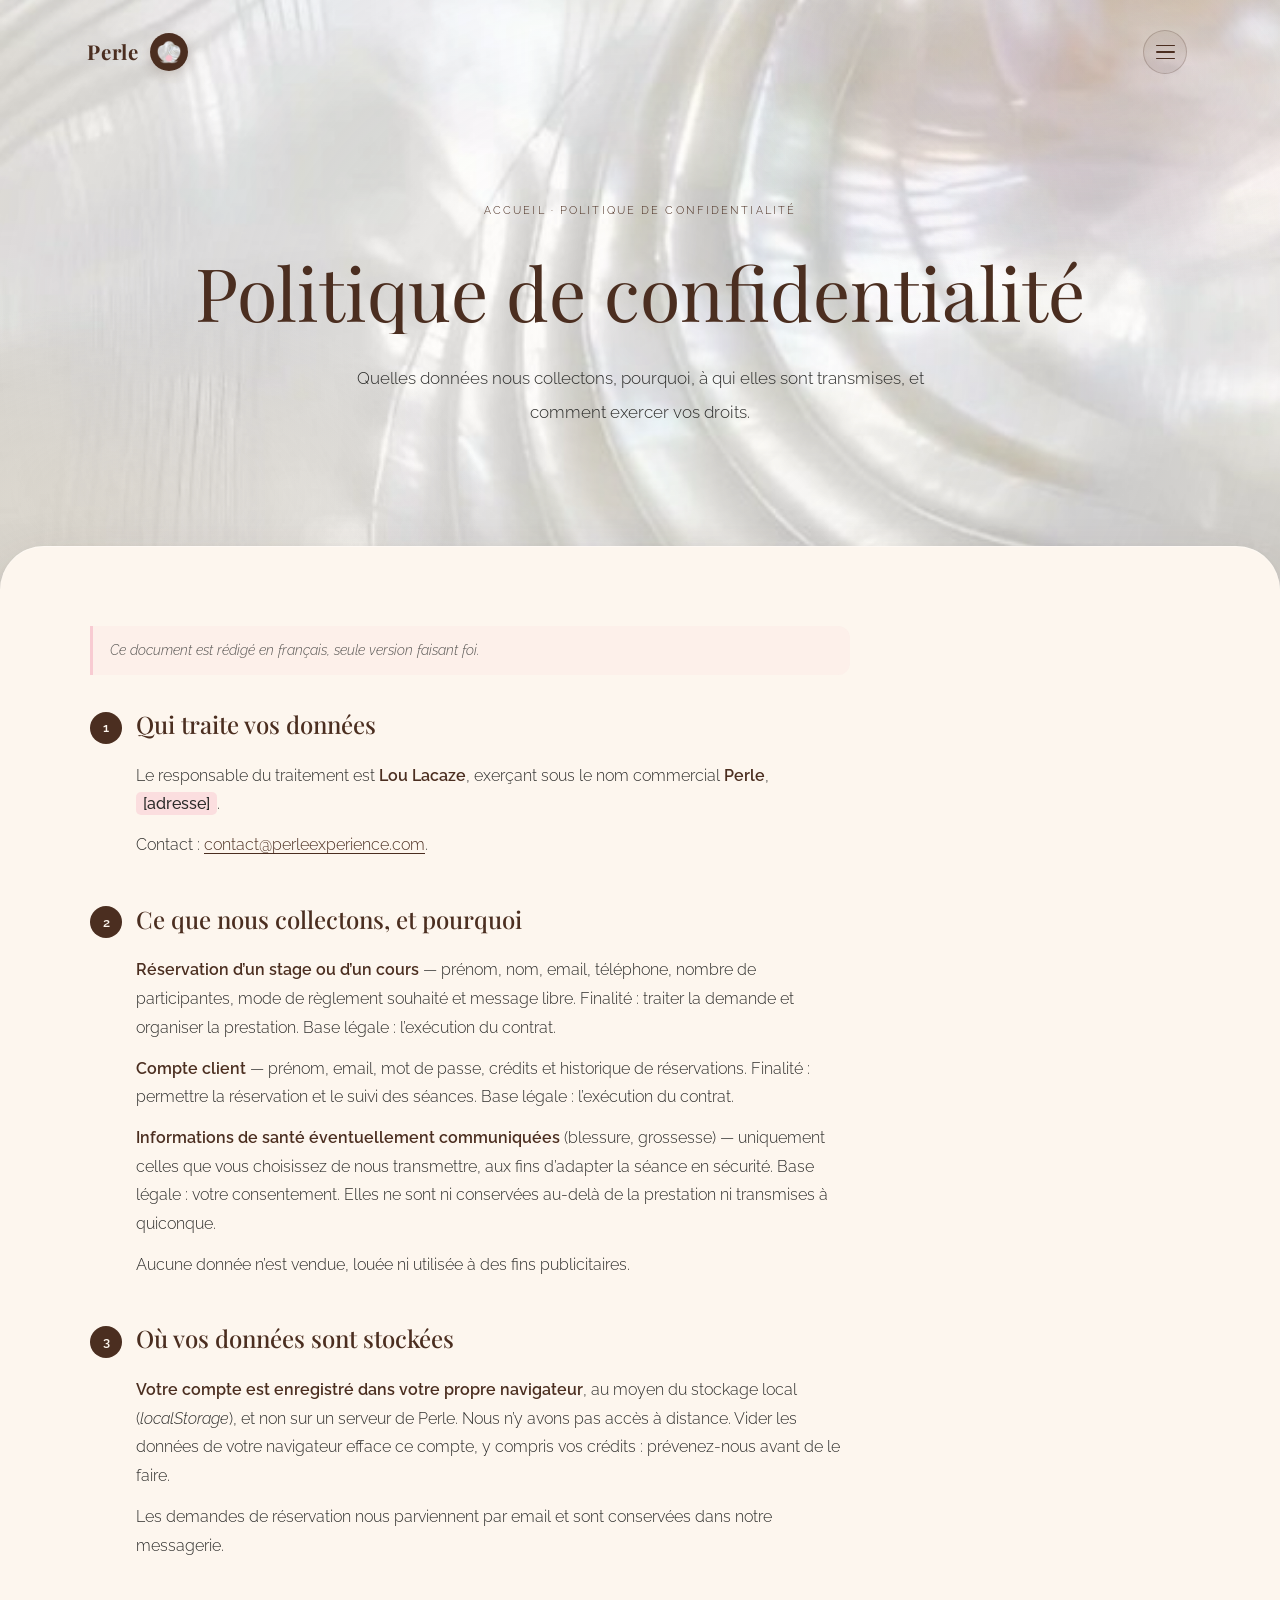
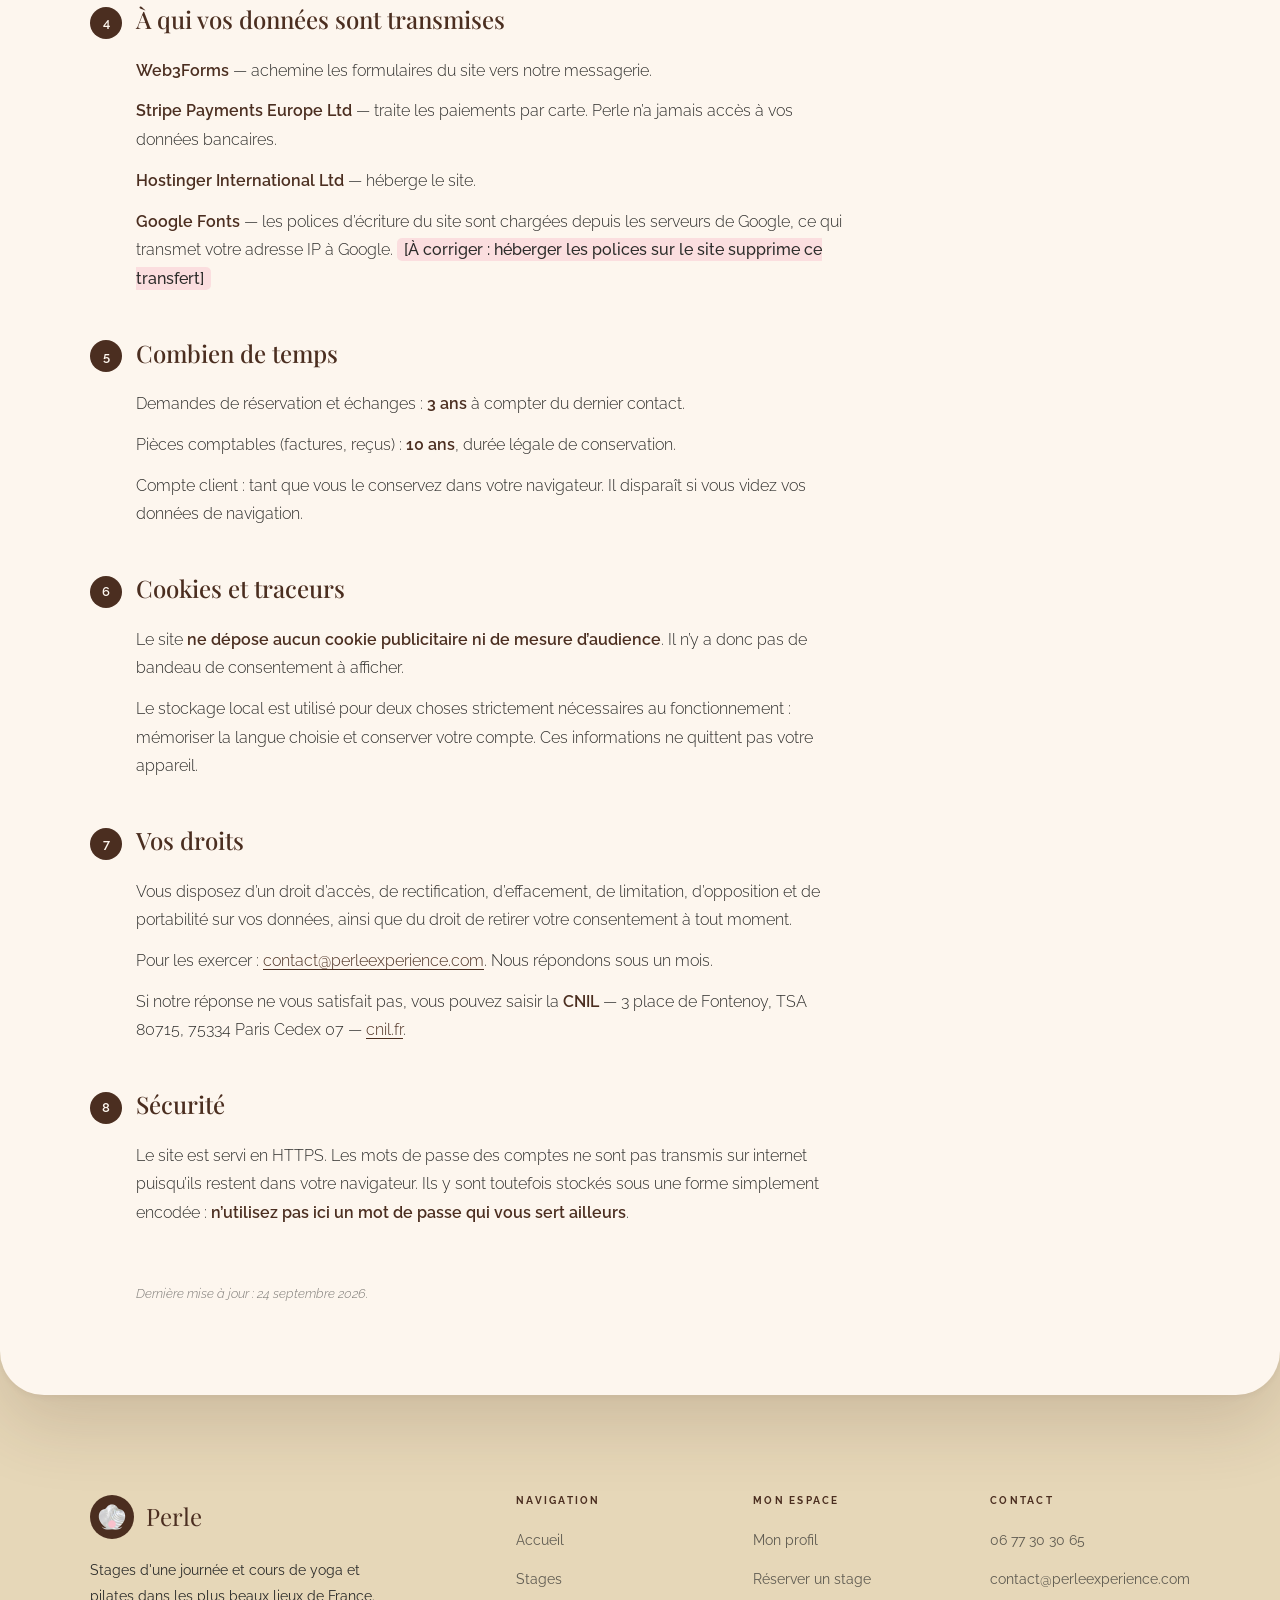
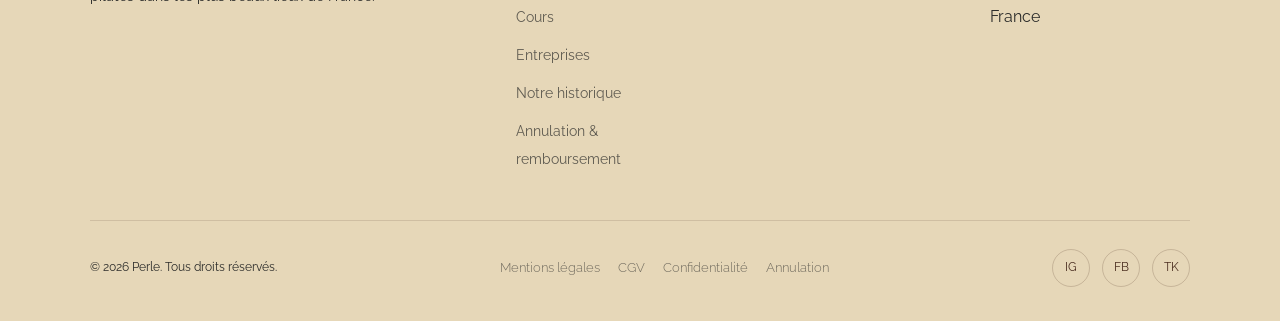
<file: confidentialite.html>
<!DOCTYPE html>
<html lang="fr" translate="no">
<head>
 <meta charset="UTF-8">
 <meta name="google" content="notranslate">
 <meta name="viewport" content="width=device-width, initial-scale=1.0">
 <title>Politique de confidentialité — Perle</title>
 <meta name="description" content="Politique de confidentialité de Perle : données collectées, finalités, destinataires, durées et vos droits RGPD.">
 <link rel="canonical" href="https://perleexperience.com/confidentialite.html">
 <meta name="theme-color" content="#4B2E20">
 <meta name="robots" content="index, follow">

 <!-- Aperçu lors d'un partage -->
 <meta property="og:type" content="website">
 <meta property="og:site_name" content="Perle">
 <meta property="og:locale" content="fr_FR">
 <meta property="og:url" content="https://perleexperience.com/confidentialite.html">
 <meta property="og:title" content="Politique de confidentialité — Perle">
 <meta property="og:description" content="Quelles données nous collectons, pourquoi, à qui elles sont transmises, et comment exercer vos droits.">
 <meta property="og:image" content="https://perleexperience.com/og-image.jpg">
 <meta property="og:image:width" content="1200">
 <meta property="og:image:height" content="630">
 <meta name="twitter:card" content="summary_large_image">
 <meta name="twitter:title" content="Politique de confidentialité — Perle">
 <meta name="twitter:description" content="Quelles données nous collectons, pourquoi, à qui elles sont transmises, et comment exercer vos droits.">
 <meta name="twitter:image" content="https://perleexperience.com/og-image.jpg">
 <link rel="icon" type="image/png" href="favicon.png">
 <link rel="apple-touch-icon" href="favicon.png">
 <link rel="preconnect" href="https://fonts.googleapis.com">
 <link rel="preconnect" href="https://fonts.gstatic.com" crossorigin>
 <link href="https://fonts.googleapis.com/css2?family=Playfair+Display:ital,wght@0,400;0,500;0,700;1,400&family=Raleway:wght@300;400;500;600;700&display=swap" rel="stylesheet">
 <link rel="stylesheet" href="styles.css?v=12">
 <script type="application/ld+json">
 {
 "@context": "https://schema.org",
 "@type": "BreadcrumbList",
 "itemListElement": [
 { "@type": "ListItem", "position": 1, "name": "Accueil", "item": "https://perleexperience.com/" },
 { "@type": "ListItem", "position": 2, "name": "Politique de confidentialité" }
 ]
 }
 </script>
</head>
<body>

<div class="page-intro" id="pageIntro" aria-hidden="true"><img src="logo-rose-petit.png" alt=""></div>

<nav id="nav">
 <div class="container nav-inner">
 <a href="index.html" class="nav-logo" aria-label="Perle — Accueil"><span class="nav-logo-text">Perle</span><img src="logo-petit.png" alt="Perle logo"></a>
 <div class="nav-links">
 <a href="index.html" data-fr="Accueil" data-en="Home">Accueil</a>
 <a href="stages.html" data-fr="Stages" data-en="Retreats">Stages</a>
 <a href="reservation.html" data-fr="Cours" data-en="Classes">Cours</a>
 <a href="entreprises.html" data-fr="Entreprises" data-en="Business">Entreprises</a>
 <a href="historique.html" data-fr="Notre historique" data-en="Our history">Notre historique</a>
 <div class="lang-toggle" role="group" aria-label="Langue"><button onclick="setLang('fr')" aria-pressed="true">FR</button><button onclick="setLang('en')" aria-pressed="false">EN</button></div>
 </div>
 <button class="nav-burger" id="burger" aria-label="Menu" aria-expanded="false"><span></span><span></span><span></span></button>
 </div>
</nav>

<div class="mobile-menu" id="mobileMenu" role="dialog" aria-modal="true" aria-label="Navigation">
 <button class="mobile-close" id="mobileClose" aria-label="Fermer">✕</button>
 <a href="index.html" onclick="closeMobile()" data-fr="Accueil" data-en="Home">Accueil</a>
 <a href="stages.html" onclick="closeMobile()" data-fr="Stages" data-en="Retreats">Stages</a>
 <a href="reservation.html" onclick="closeMobile()" data-fr="Cours" data-en="Classes">Cours</a>
 <a href="entreprises.html" onclick="closeMobile()" data-fr="Entreprises" data-en="Business">Entreprises</a>
 <a href="historique.html" onclick="closeMobile()" data-fr="Notre historique" data-en="Our history">Notre historique</a>
 <div class="lang-toggle"><button onclick="setLang('fr'); closeMobile()">FR</button><button onclick="setLang('en'); closeMobile()">EN</button></div>
</div>

<header class="page-hero">
 <div class="container">
 <p class="breadcrumb"><a href="index.html" data-fr="Accueil" data-en="Home">Accueil</a> · <span>Politique de confidentialité</span></p>
 <h1>Politique de confidentialité</h1>
 <p data-fr="Quelles données nous collectons, pourquoi, à qui elles sont transmises, et comment exercer vos droits." data-en="What data we collect, why, who receives it, and how to exercise your rights.">Quelles données nous collectons, pourquoi, à qui elles sont transmises, et comment exercer vos droits.</p>
 </div>
</header>

<section class="legal">
 <div class="container">

 <p class="legal-vo" data-fr="Ce document est rédigé en français, seule version faisant foi."
 data-en="This document is written in French, which is the only binding version.">Ce document est rédigé en français, seule version faisant foi.</p>

 <div class="legal-bloc fade-in">
 <h2><span class="legal-num">1</span><span>Qui traite vos données</span></h2>
 <p>Le responsable du traitement est <strong>Lou Lacaze</strong>, exerçant sous le nom commercial <strong>Perle</strong>, <span class="a-completer">[adresse]</span>.</p>
 <p>Contact : <a href="mailto:contact@perleexperience.com">contact@perleexperience.com</a>.</p>
 </div>

 <div class="legal-bloc fade-in">
 <h2><span class="legal-num">2</span><span>Ce que nous collectons, et pourquoi</span></h2>
 <p><strong>Réservation d’un stage ou d’un cours</strong> — prénom, nom, email, téléphone, nombre de participantes, mode de règlement souhaité et message libre. Finalité : traiter la demande et organiser la prestation. Base légale : l’exécution du contrat.</p>
 <p><strong>Compte client</strong> — prénom, email, mot de passe, crédits et historique de réservations. Finalité : permettre la réservation et le suivi des séances. Base légale : l’exécution du contrat.</p>
 <p><strong>Informations de santé éventuellement communiquées</strong> (blessure, grossesse) — uniquement celles que vous choisissez de nous transmettre, aux fins d’adapter la séance en sécurité. Base légale : votre consentement. Elles ne sont ni conservées au-delà de la prestation ni transmises à quiconque.</p>
 <p>Aucune donnée n’est vendue, louée ni utilisée à des fins publicitaires.</p>
 </div>

 <div class="legal-bloc fade-in">
 <h2><span class="legal-num">3</span><span>Où vos données sont stockées</span></h2>
 <p><strong>Votre compte est enregistré dans votre propre navigateur</strong>, au moyen du stockage local (<em>localStorage</em>), et non sur un serveur de Perle. Nous n’y avons pas accès à distance. Vider les données de votre navigateur efface ce compte, y compris vos crédits : prévenez-nous avant de le faire.</p>
 <p>Les demandes de réservation nous parviennent par email et sont conservées dans notre messagerie.</p>
 </div>

 <div class="legal-bloc fade-in">
 <h2><span class="legal-num">4</span><span>À qui vos données sont transmises</span></h2>
 <p><strong>Web3Forms</strong> — achemine les formulaires du site vers notre messagerie.</p>
 <p><strong>Stripe Payments Europe Ltd</strong> — traite les paiements par carte. Perle n’a jamais accès à vos données bancaires.</p>
 <p><strong>Hostinger International Ltd</strong> — héberge le site.</p>
 <p><strong>Google Fonts</strong> — les polices d’écriture du site sont chargées depuis les serveurs de Google, ce qui transmet votre adresse IP à Google. <span class="a-completer">[À corriger : héberger les polices sur le site supprime ce transfert]</span></p>
 </div>

 <div class="legal-bloc fade-in">
 <h2><span class="legal-num">5</span><span>Combien de temps</span></h2>
 <p>Demandes de réservation et échanges : <strong>3 ans</strong> à compter du dernier contact.</p>
 <p>Pièces comptables (factures, reçus) : <strong>10 ans</strong>, durée légale de conservation.</p>
 <p>Compte client : tant que vous le conservez dans votre navigateur. Il disparaît si vous videz vos données de navigation.</p>
 </div>

 <div class="legal-bloc fade-in">
 <h2><span class="legal-num">6</span><span>Cookies et traceurs</span></h2>
 <p>Le site <strong>ne dépose aucun cookie publicitaire ni de mesure d’audience</strong>. Il n’y a donc pas de bandeau de consentement à afficher.</p>
 <p>Le stockage local est utilisé pour deux choses strictement nécessaires au fonctionnement : mémoriser la langue choisie et conserver votre compte. Ces informations ne quittent pas votre appareil.</p>
 </div>

 <div class="legal-bloc fade-in">
 <h2><span class="legal-num">7</span><span>Vos droits</span></h2>
 <p>Vous disposez d’un droit d’accès, de rectification, d’effacement, de limitation, d’opposition et de portabilité sur vos données, ainsi que du droit de retirer votre consentement à tout moment.</p>
 <p>Pour les exercer : <a href="mailto:contact@perleexperience.com">contact@perleexperience.com</a>. Nous répondons sous un mois.</p>
 <p>Si notre réponse ne vous satisfait pas, vous pouvez saisir la <strong>CNIL</strong> — 3 place de Fontenoy, TSA 80715, 75334 Paris Cedex 07 — <a href="https://www.cnil.fr" target="_blank" rel="noopener">cnil.fr</a>.</p>
 </div>

 <div class="legal-bloc fade-in">
 <h2><span class="legal-num">8</span><span>Sécurité</span></h2>
 <p>Le site est servi en HTTPS. Les mots de passe des comptes ne sont pas transmis sur internet puisqu’ils restent dans votre navigateur. Ils y sont toutefois stockés sous une forme simplement encodée : <strong>n’utilisez pas ici un mot de passe qui vous sert ailleurs</strong>.</p>
 </div>

 <p class="legal-maj">Dernière mise à jour : 24 septembre 2026.</p>

 </div>
</section>

<footer>
 <div class="container">
 <div class="footer-grid">
 <div class="footer-brand"><div class="footer-logo"><img src="logo-petit.png" alt="Perle"><span class="footer-logo-text">Perle</span></div>
 <p data-fr="Stages d'une journée et cours de yoga et pilates dans les plus beaux lieux de France." data-en="One-day retreats and yoga & pilates classes in the most beautiful locations across France.">Stages d'une journée et cours de yoga et pilates dans les plus beaux lieux de France.</p></div>
 <div class="footer-col"><h4 data-fr="Navigation" data-en="Navigation">Navigation</h4><ul>
 <li><a href="index.html" data-fr="Accueil" data-en="Home">Accueil</a></li>
 <li><a href="stages.html" data-fr="Stages" data-en="Retreats">Stages</a></li>
 <li><a href="reservation.html" data-fr="Cours" data-en="Classes">Cours</a></li>
 <li><a href="entreprises.html" data-fr="Entreprises" data-en="Business">Entreprises</a></li>
 <li><a href="historique.html" data-fr="Notre historique" data-en="Our history">Notre historique</a></li>
 <li><a href="annulation.html" data-fr="Annulation &amp; remboursement" data-en="Cancellation &amp; refunds">Annulation &amp; remboursement</a></li>
 </ul></div>
 <div class="footer-col"><h4 data-fr="Mon espace" data-en="My space">Mon espace</h4><ul>
 <li><a href="compte.html" data-fr="Mon profil" data-en="My profile">Mon profil</a></li>
 <li><a href="stages.html#reserver" data-fr="Réserver un stage" data-en="Book a retreat">Réserver un stage</a></li>
 </ul></div>
 <div class="footer-col"><h4 data-fr="Contact" data-en="Contact">Contact</h4><ul>
 <li><a href="tel:+33677303065">06 77 30 30 65</a></li>
 <li><a href="mailto:contact@perleexperience.com">contact@perleexperience.com</a></li>
 <li><span data-fr="France" data-en="France">France</span></li>
 </ul></div>
 </div>
 <div class="footer-bottom">
 <p data-fr="© 2026 Perle. Tous droits réservés." data-en="© 2026 Perle. All rights reserved.">© 2026 Perle. Tous droits réservés.</p>
 <nav class="footer-legal" aria-label="Informations légales">
 <a href="mentions-legales.html" data-fr="Mentions légales" data-en="Legal notice">Mentions légales</a>
 <a href="cgv.html" data-fr="CGV" data-en="Terms of sale">CGV</a>
 <a href="confidentialite.html" data-fr="Confidentialité" data-en="Privacy">Confidentialité</a>
 <a href="annulation.html" data-fr="Annulation" data-en="Cancellation">Annulation</a>
 </nav>
 <div class="footer-social"><a href="https://www.instagram.com/perle_cotedazur/" target="_blank" rel="noopener" aria-label="Instagram">IG</a><a href="https://www.facebook.com/profile.php?id=61571725617693" target="_blank" rel="noopener" aria-label="Facebook">FB</a><a href="https://www.tiktok.com/@perle.cotedazur?lang=fr" target="_blank" rel="noopener" aria-label="TikTok">TK</a></div>
 </div>
 </div>
</footer>

<script src="auth.js?v=12"></script>
<script src="script.js?v=12"></script>
</body>
</html>
</file>
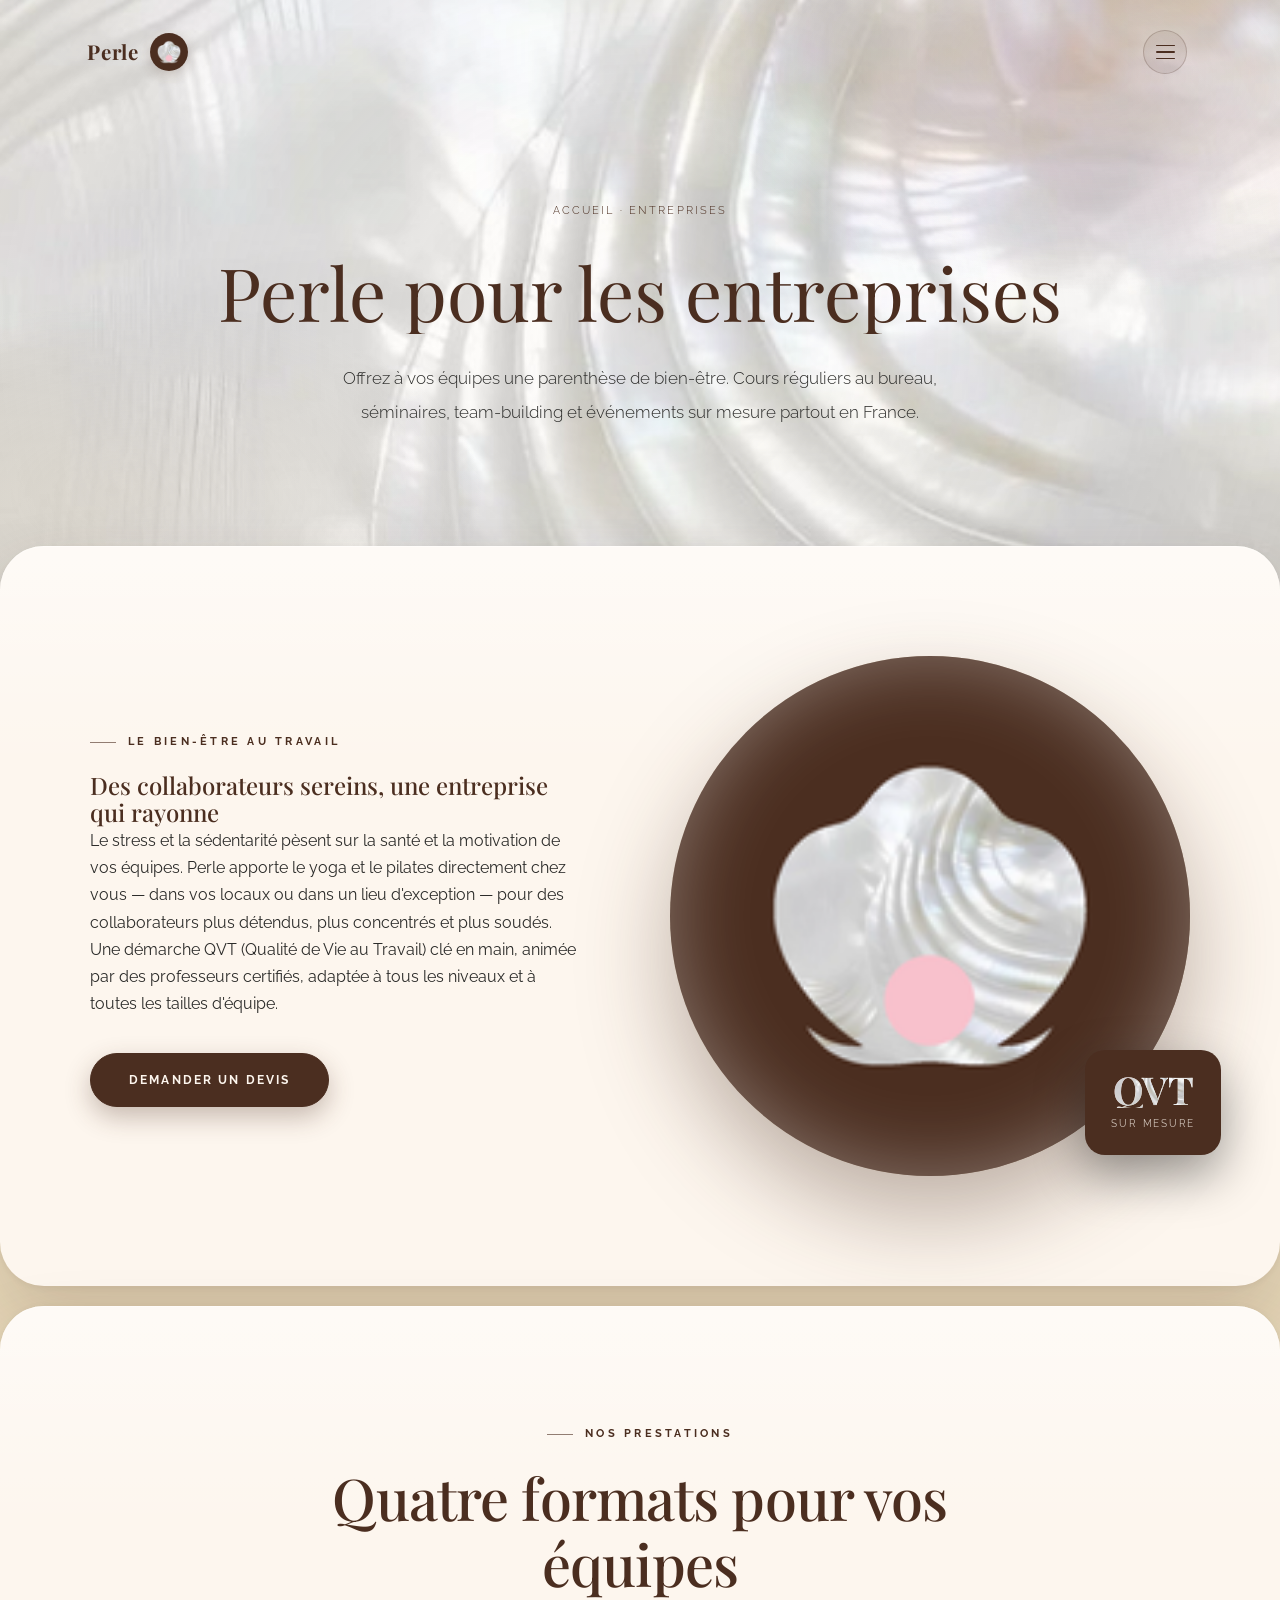
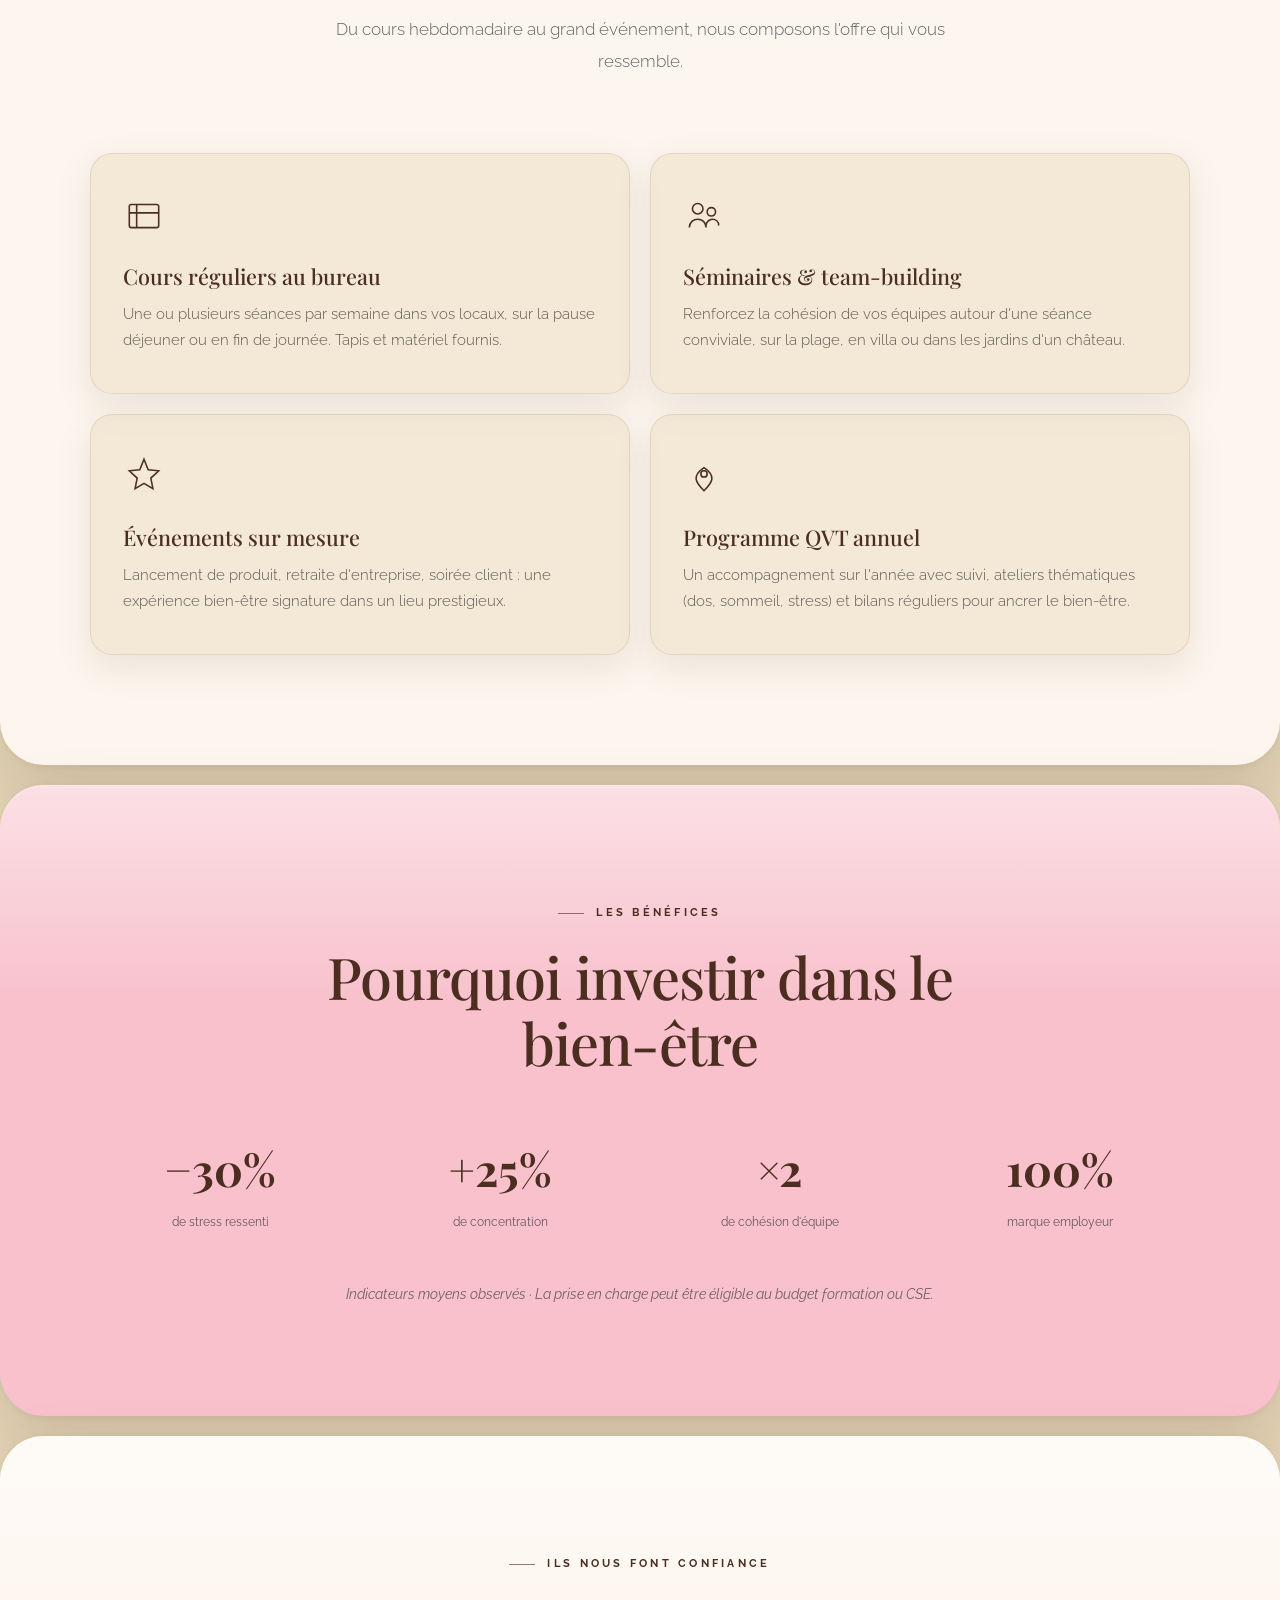
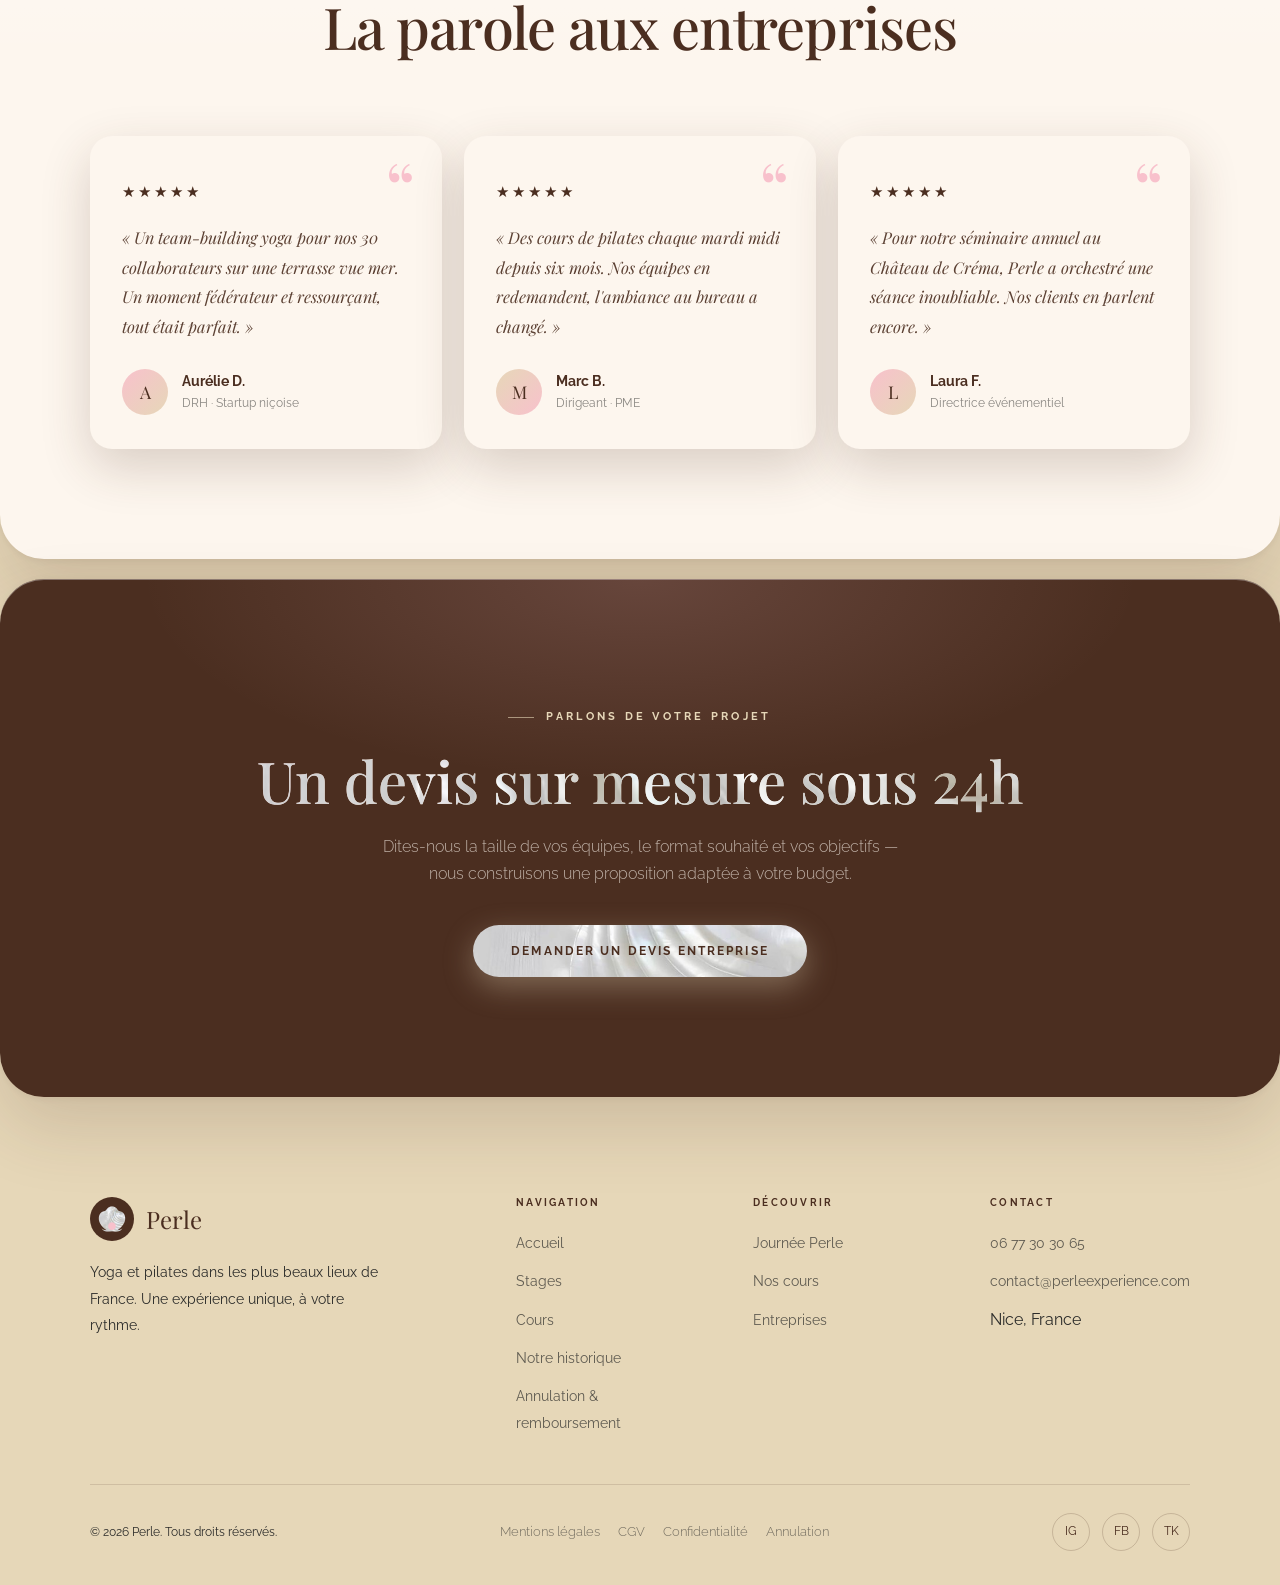
<file: entreprises.html>
<!DOCTYPE html>
<html lang="fr" translate="no">
<head>
 <meta charset="UTF-8">
 <meta name="google" content="notranslate">
 <meta name="viewport" content="width=device-width, initial-scale=1.0">
 <title>Entreprises — Perle · Yoga & Pilates</title>
 <meta name="description" content="Cours de yoga et pilates au bureau, séminaires, team-building et événements bien-être partout en France.">
 <link rel="canonical" href="https://perleexperience.com/entreprises.html">
 <meta name="theme-color" content="#4B2E20">

 <!-- Aperçu lors d'un partage (Instagram, Facebook, WhatsApp, iMessage) -->
 <meta property="og:type" content="website">
 <meta property="og:site_name" content="Perle">
 <meta property="og:locale" content="fr_FR">
 <meta property="og:url" content="https://perleexperience.com/entreprises.html">
 <meta property="og:title" content="Perle pour les entreprises">
 <meta property="og:description" content="Cours de yoga et pilates au bureau, séminaires, team-building et événements bien-être partout en France.">
 <meta property="og:image" content="https://perleexperience.com/og-image.jpg">
 <meta property="og:image:width" content="1200">
 <meta property="og:image:height" content="630">
 <meta property="og:image:alt" content="Perle — yoga et pilates partout en France">
 <meta name="twitter:card" content="summary_large_image">
 <meta name="twitter:title" content="Perle pour les entreprises">
 <meta name="twitter:description" content="Cours de yoga et pilates au bureau, séminaires, team-building et événements bien-être partout en France.">
 <meta name="twitter:image" content="https://perleexperience.com/og-image.jpg">
 <link rel="icon" type="image/png" href="favicon.png">
 <link rel="apple-touch-icon" href="favicon.png">
 <link rel="preconnect" href="https://fonts.googleapis.com">
 <link rel="preconnect" href="https://fonts.gstatic.com" crossorigin>
 <link href="https://fonts.googleapis.com/css2?family=Playfair+Display:ital,wght@0,400;0,500;0,700;1,400&family=Raleway:wght@300;400;500;600;700&display=swap" rel="stylesheet">
 <link rel="stylesheet" href="styles.css?v=12">
 <script type="application/ld+json">
{
 "@context": "https://schema.org",
 "@type": "BreadcrumbList",
 "itemListElement": [
 {
 "@type": "ListItem",
 "position": 1,
 "name": "Accueil",
 "item": "https://perleexperience.com/"
 },
 {
 "@type": "ListItem",
 "position": 2,
 "name": "Entreprises"
 }
 ]
 }
 </script>
</head>
<body class="page-entreprises">

<!-- Animation d'arrivée : la perle roule une fois -->
<div class="page-intro" id="pageIntro" aria-hidden="true"><img src="logo-rose-petit.png" alt=""></div>

<nav id="nav">
 <div class="container nav-inner">
 <a href="index.html" class="nav-logo" aria-label="Perle — Accueil"><span class="nav-logo-text">Perle</span><img src="logo-petit.png" alt="Perle logo"></a>
 <div class="nav-links">
 <a href="index.html" data-fr="Accueil" data-en="Home">Accueil</a>
 <a href="stages.html" data-fr="Stages" data-en="Retreats">Stages</a>
 <a href="reservation.html" data-fr="Cours" data-en="Classes">Cours</a>
 <a href="entreprises.html" data-fr="Entreprises" data-en="Business">Entreprises</a>
 <a href="historique.html" data-fr="Notre historique" data-en="Our history">Notre historique</a>
 <div class="lang-toggle" role="group" aria-label="Langue"><button class="active" onclick="setLang('fr')" aria-pressed="true">FR</button><button onclick="setLang('en')" aria-pressed="false">EN</button></div>
 </div>

 <button class="nav-burger" id="burger" aria-label="Menu" aria-expanded="false"><span></span><span></span><span></span></button>
 </div>
</nav>

<div class="mobile-menu" id="mobileMenu" role="dialog" aria-modal="true" aria-label="Navigation">
 <button class="mobile-close" id="mobileClose" aria-label="Fermer">&#10005;</button>
 <a href="index.html" onclick="closeMobile()" data-fr="Accueil" data-en="Home">Accueil</a>
 <a href="stages.html" onclick="closeMobile()" data-fr="Stages" data-en="Retreats">Stages</a>
 <a href="reservation.html" onclick="closeMobile()" data-fr="Cours" data-en="Classes">Cours</a>
 <a href="entreprises.html" onclick="closeMobile()" data-fr="Entreprises" data-en="Business">Entreprises</a>
 <a href="historique.html" onclick="closeMobile()" data-fr="Notre historique" data-en="Our history">Notre historique</a>
 <div class="lang-toggle"><button class="active" onclick="setLang('fr'); closeMobile()">FR</button><button onclick="setLang('en'); closeMobile()">EN</button></div>
</div>


<header class="page-hero">
 <div class="container">
 <p class="breadcrumb"><a href="index.html" data-fr="Accueil" data-en="Home">Accueil</a> · <span data-fr="Entreprises" data-en="Business">Entreprises</span></p>
 <h1 data-fr="Perle pour les entreprises" data-en="Perle for business">Perle pour les entreprises</h1>
 <p data-fr="Offrez à vos équipes une parenthèse de bien-être. Cours réguliers au bureau, séminaires, team-building et événements sur mesure partout en France." data-en="Offer your teams a wellbeing break. Regular classes at the office, seminars, team-building and bespoke events across France.">Offrez à vos équipes une parenthèse de bien-être. Cours réguliers au bureau, séminaires, team-building et événements sur mesure partout en France.</p>
 </div>
</header>

<!-- INTRO -->
<section class="corp-intro">
 <div class="container">
 <div class="about-grid">
 <div class="fade-in">
 <span class="section-label" data-fr="Le bien-être au travail" data-en="Wellbeing at work">Le bien-être au travail</span>
 <h2 data-fr="Des collaborateurs sereins, une entreprise qui rayonne" data-en="Serene teams, a company that shines">Des collaborateurs sereins, une entreprise qui rayonne</h2>
 <p data-fr="Le stress et la sédentarité pèsent sur la santé et la motivation de vos équipes. Perle apporte le yoga et le pilates directement chez vous — dans vos locaux ou dans un lieu d'exception — pour des collaborateurs plus détendus, plus concentrés et plus soudés."
 data-en="Stress and sedentary habits weigh on your teams' health and motivation. Perle brings yoga and pilates directly to you — at your premises or in an exceptional venue — for more relaxed, focused and united teams.">
 Le stress et la sédentarité pèsent sur la santé et la motivation de vos équipes. Perle apporte le yoga et le pilates directement chez vous — dans vos locaux ou dans un lieu d'exception — pour des collaborateurs plus détendus, plus concentrés et plus soudés.
 </p>
 <p data-fr="Une démarche QVT (Qualité de Vie au Travail) clé en main, animée par des professeurs certifiés, adaptée à tous les niveaux et à toutes les tailles d'équipe."
 data-en="A turnkey workplace wellbeing programme, led by certified teachers, suited to all levels and team sizes.">
 Une démarche QVT (Qualité de Vie au Travail) clé en main, animée par des professeurs certifiés, adaptée à tous les niveaux et à toutes les tailles d'équipe.
 </p>
 <div style="margin-top:36px">
 <a href="reservation.html?f=elegante" class="btn btn-dark" data-fr="Demander un devis" data-en="Request a quote">Demander un devis</a>
 </div>
 </div>
 <div class="about-visual fade-in" style="transition-delay:.15s" aria-hidden="true">
 <div class="about-visual-inner"><img src="logo-petit.png" alt="Perle"></div>
 <div class="about-badge"><strong>QVT</strong><span data-fr="Sur mesure" data-en="Tailor-made">Sur mesure</span></div>
 </div>
 </div>
 </div>
</section>

<!-- OFFRES -->
<section class="corp-features">
 <div class="container">
 <div class="section-head fade-in">
 <span class="section-label" data-fr="Nos prestations" data-en="Our services">Nos prestations</span>
 <h2 data-fr="Quatre formats pour vos équipes" data-en="Four formats for your teams">Quatre formats pour vos équipes</h2>
 <p data-fr="Du cours hebdomadaire au grand événement, nous composons l'offre qui vous ressemble." data-en="From weekly classes to major events, we craft the offer that suits you.">Du cours hebdomadaire au grand événement, nous composons l'offre qui vous ressemble.</p>
 </div>
 <div class="corp-grid">
 <div class="corp-card fade-in">
 <svg class="corp-icon" viewBox="0 0 40 40" fill="none" stroke="currentColor" stroke-width="1.5"><rect x="6" y="10" width="28" height="22" rx="2"/><path d="M6 18h28M13 10v22"/></svg>
 <h3 data-fr="Cours réguliers au bureau" data-en="Regular office classes">Cours réguliers au bureau</h3>
 <p data-fr="Une ou plusieurs séances par semaine dans vos locaux, sur la pause déjeuner ou en fin de journée. Tapis et matériel fournis." data-en="One or more sessions a week at your premises, at lunchtime or end of day. Mats and equipment provided.">Une ou plusieurs séances par semaine dans vos locaux, sur la pause déjeuner ou en fin de journée. Tapis et matériel fournis.</p>
 </div>
 <div class="corp-card fade-in" style="transition-delay:.1s">
 <svg class="corp-icon" viewBox="0 0 40 40" fill="none" stroke="currentColor" stroke-width="1.5"><circle cx="14" cy="14" r="5"/><circle cx="27" cy="17" r="4"/><path d="M6 32c0-5 4-8 8-8s8 3 8 8M22 30c0-3 3-6 6-6s6 2 6 6"/></svg>
 <h3 data-fr="Séminaires & team-building" data-en="Seminars & team-building">Séminaires & team-building</h3>
 <p data-fr="Renforcez la cohésion de vos équipes autour d'une séance conviviale, sur la plage, en villa ou dans les jardins d'un château." data-en="Strengthen team cohesion around a friendly session, on the beach, in a villa or in a château's gardens.">Renforcez la cohésion de vos équipes autour d'une séance conviviale, sur la plage, en villa ou dans les jardins d'un château.</p>
 </div>
 <div class="corp-card fade-in" style="transition-delay:.2s">
 <svg class="corp-icon" viewBox="0 0 40 40" fill="none" stroke="currentColor" stroke-width="1.5"><path d="M20 4l4 10 10 1-7.5 7 2 10L20 27l-8.5 5 2-10L6 15l10-1z"/></svg>
 <h3 data-fr="Événements sur mesure" data-en="Bespoke events">Événements sur mesure</h3>
 <p data-fr="Lancement de produit, retraite d'entreprise, soirée client : une expérience bien-être signature dans un lieu prestigieux." data-en="Product launch, corporate retreat, client evening: a signature wellbeing experience in a prestigious venue.">Lancement de produit, retraite d'entreprise, soirée client : une expérience bien-être signature dans un lieu prestigieux.</p>
 </div>
 <div class="corp-card fade-in" style="transition-delay:.3s">
 <svg class="corp-icon" viewBox="0 0 40 40" fill="none" stroke="currentColor" stroke-width="1.5"><path d="M20 34C12 26 8 20 20 12 32 20 28 26 20 34Z"/><circle cx="20" cy="18" r="3"/></svg>
 <h3 data-fr="Programme QVT annuel" data-en="Annual wellbeing programme">Programme QVT annuel</h3>
 <p data-fr="Un accompagnement sur l'année avec suivi, ateliers thématiques (dos, sommeil, stress) et bilans réguliers pour ancrer le bien-être." data-en="A year-long programme with follow-up, themed workshops (back, sleep, stress) and regular reviews to embed wellbeing.">Un accompagnement sur l'année avec suivi, ateliers thématiques (dos, sommeil, stress) et bilans réguliers pour ancrer le bien-être.</p>
 </div>
 </div>
 </div>
</section>

<!-- BENEFICES -->
<section class="corp-benefits">
 <div class="container">
 <div class="section-head fade-in" style="margin-bottom:0">
 <span class="section-label" data-fr="Les bénéfices" data-en="The benefits">Les bénéfices</span>
 <h2 data-fr="Pourquoi investir dans le bien-être" data-en="Why invest in wellbeing">Pourquoi investir dans le bien-être</h2>
 </div>
 <div class="benefit-grid">
 <div class="benefit fade-in"><b>−30%</b><span data-fr="de stress ressenti" data-en="less perceived stress">de stress ressenti</span></div>
 <div class="benefit fade-in" style="transition-delay:.1s"><b>+25%</b><span data-fr="de concentration" data-en="more focus">de concentration</span></div>
 <div class="benefit fade-in" style="transition-delay:.2s"><b>×2</b><span data-fr="de cohésion d'équipe" data-en="team cohesion">de cohésion d'équipe</span></div>
 <div class="benefit fade-in" style="transition-delay:.3s"><b>100%</b><span data-fr="marque employeur" data-en="employer brand">marque employeur</span></div>
 </div>
 <p class="fade-in" style="text-align:center;margin-top:48px;font-size:.85rem;opacity:.65;font-style:italic" data-fr="Indicateurs moyens observés · La prise en charge peut être éligible au budget formation ou CSE." data-en="Average observed indicators · Funding may be eligible via training or works-council budgets.">Indicateurs moyens observés · La prise en charge peut être éligible au budget formation ou CSE.</p>
 </div>
</section>

<!-- TÉMOIGNAGE ENTREPRISE -->
<section class="testimonials">
 <div class="container">
 <div class="section-head fade-in">
 <span class="section-label" data-fr="Ils nous font confiance" data-en="They trust us">Ils nous font confiance</span>
 <h2 data-fr="La parole aux entreprises" data-en="Businesses speak">La parole aux entreprises</h2>
 </div>
 <div class="testi-grid">
 <div class="testi-card fade-in">
 <div class="testi-stars" aria-label="5 étoiles sur 5">★★★★★</div>
 <p class="testi-text" data-fr="« Un team-building yoga pour nos 30 collaborateurs sur une terrasse vue mer. Un moment fédérateur et ressourçant, tout était parfait. »" data-en="&laquo; A yoga team-building for our 30 employees on a sea-view terrace. A unifying, rejuvenating moment — everything was perfect. &raquo;">« Un team-building yoga pour nos 30 collaborateurs sur une terrasse vue mer. Un moment fédérateur et ressourçant, tout était parfait. »</p>
 <div class="testi-author"><div class="testi-avatar av3" aria-hidden="true">A</div><div><div class="testi-name">Aurélie D.</div><div class="testi-role" data-fr="DRH · Startup niçoise" data-en="HR Director · Nice startup">DRH · Startup niçoise</div></div></div>
 </div>
 <div class="testi-card fade-in" style="transition-delay:.1s">
 <div class="testi-stars" aria-label="5 étoiles sur 5">★★★★★</div>
 <p class="testi-text" data-fr="« Des cours de pilates chaque mardi midi depuis six mois. Nos équipes en redemandent, l'ambiance au bureau a changé. »" data-en="&laquo; Pilates classes every Tuesday lunchtime for six months. Our teams keep asking for more, the office mood has changed. &raquo;">« Des cours de pilates chaque mardi midi depuis six mois. Nos équipes en redemandent, l'ambiance au bureau a changé. »</p>
 <div class="testi-author"><div class="testi-avatar av2" aria-hidden="true">M</div><div><div class="testi-name">Marc B.</div><div class="testi-role" data-fr="Dirigeant · PME" data-en="CEO · SME">Dirigeant · PME</div></div></div>
 </div>
 <div class="testi-card fade-in" style="transition-delay:.2s">
 <div class="testi-stars" aria-label="5 étoiles sur 5">★★★★★</div>
 <p class="testi-text" data-fr="« Pour notre séminaire annuel au Château de Créma, Perle a orchestré une séance inoubliable. Nos clients en parlent encore. »" data-en="&laquo; For our annual seminar at the Château de Créma, Perle orchestrated an unforgettable session. Our clients still talk about it. &raquo;">« Pour notre séminaire annuel au Château de Créma, Perle a orchestré une séance inoubliable. Nos clients en parlent encore. »</p>
 <div class="testi-author"><div class="testi-avatar av1" aria-hidden="true">L</div><div><div class="testi-name">Laura F.</div><div class="testi-role" data-fr="Directrice événementiel" data-en="Events Director">Directrice événementiel</div></div></div>
 </div>
 </div>
 </div>
</section>

<section class="cta-band">
 <div class="container fade-in">
 <span class="section-label" data-fr="Parlons de votre projet" data-en="Let's talk about your project">Parlons de votre projet</span>
 <h2 data-fr="Un devis sur mesure sous 24h" data-en="A tailor-made quote within 24h">Un devis sur mesure sous 24h</h2>
 <p data-fr="Dites-nous la taille de vos équipes, le format souhaité et vos objectifs — nous construisons une proposition adaptée à votre budget." data-en="Tell us your team size, the desired format and your goals — we'll build a proposal suited to your budget.">Dites-nous la taille de vos équipes, le format souhaité et vos objectifs — nous construisons une proposition adaptée à votre budget.</p>
 <a href="reservation.html?f=elegante" class="btn btn-light" data-fr="Demander un devis entreprise" data-en="Request a business quote">Demander un devis entreprise</a>
 </div>
</section>

<footer>
 <div class="container">
 <div class="footer-grid">
 <div class="footer-brand"><div class="footer-logo"><img src="logo-petit.png" alt="Perle"><span class="footer-logo-text">Perle</span></div>
 <p data-fr="Yoga et pilates dans les plus beaux lieux de France. Une expérience unique, à votre rythme." data-en="Yoga and pilates in the most beautiful locations across France. A unique experience, at your own pace.">Yoga et pilates dans les plus beaux lieux de France. Une expérience unique, à votre rythme.</p></div>
 <div class="footer-col"><h4 data-fr="Navigation" data-en="Navigation">Navigation</h4><ul>
 <li><a href="index.html" data-fr="Accueil" data-en="Home">Accueil</a></li>
 <li><a href="stages.html" data-fr="Stages" data-en="Retreats">Stages</a></li>
 <li><a href="reservation.html" data-fr="Cours" data-en="Classes">Cours</a></li>
 <li><a href="historique.html" data-fr="Notre historique" data-en="Our history">Notre historique</a></li>
 <li><a href="annulation.html" data-fr="Annulation &amp; remboursement" data-en="Cancellation &amp; refunds">Annulation &amp; remboursement</a></li>
 </ul></div>
 <div class="footer-col"><h4 data-fr="Découvrir" data-en="Discover">Découvrir</h4><ul>
 <li><a href="stages.html" data-fr="Journée Perle" data-en="Perle Day">Journée Perle</a></li>
 <li><a href="reservation.html" data-fr="Nos cours" data-en="Our classes">Nos cours</a></li>
  
 <li><a href="entreprises.html" data-fr="Entreprises" data-en="Business">Entreprises</a></li>
 </ul></div>
 <div class="footer-col"><h4 data-fr="Contact" data-en="Contact">Contact</h4><ul>
 <li><a href="tel:+33677303065">06 77 30 30 65</a></li>
 <li><a href="mailto:contact@perleexperience.com">contact@perleexperience.com</a></li>
 <li><span data-fr="Nice, France" data-en="Nice, France">Nice, France</span></li>
 </ul></div>
 </div>
 <div class="footer-bottom">
 <p data-fr="© 2026 Perle. Tous droits réservés." data-en="© 2026 Perle. All rights reserved.">© 2026 Perle. Tous droits réservés.</p>
 <nav class="footer-legal" aria-label="Informations légales">
 <a href="mentions-legales.html" data-fr="Mentions légales" data-en="Legal notice">Mentions légales</a>
 <a href="cgv.html" data-fr="CGV" data-en="Terms of sale">CGV</a>
 <a href="confidentialite.html" data-fr="Confidentialité" data-en="Privacy">Confidentialité</a>
 <a href="annulation.html" data-fr="Annulation" data-en="Cancellation">Annulation</a>
 </nav>
 <div class="footer-social"><a href="#" aria-label="Instagram">IG</a><a href="#" aria-label="Facebook">FB</a><a href="#" aria-label="TikTok">TK</a></div>
 </div>
 </div>
</footer>

<script src="auth.js?v=12"></script>
<script src="script.js?v=12"></script>
</body>
</html>
</file>
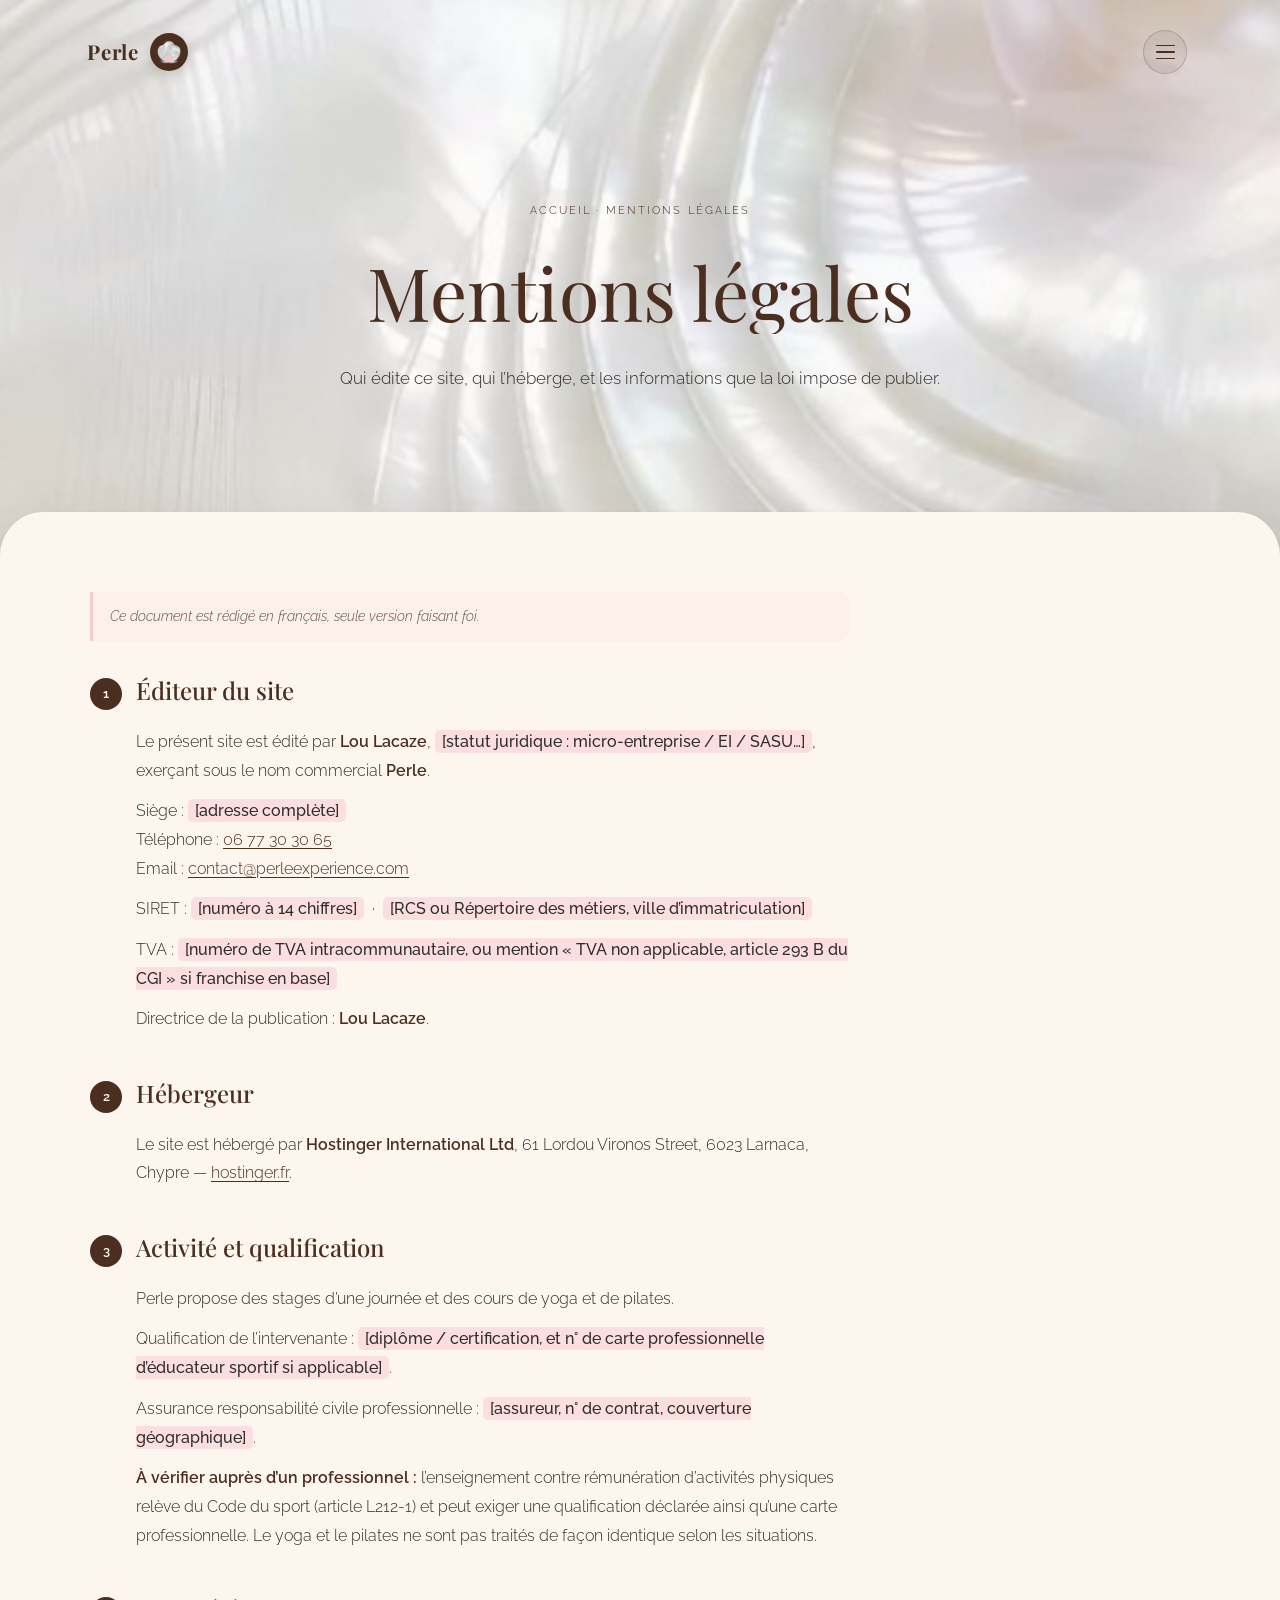
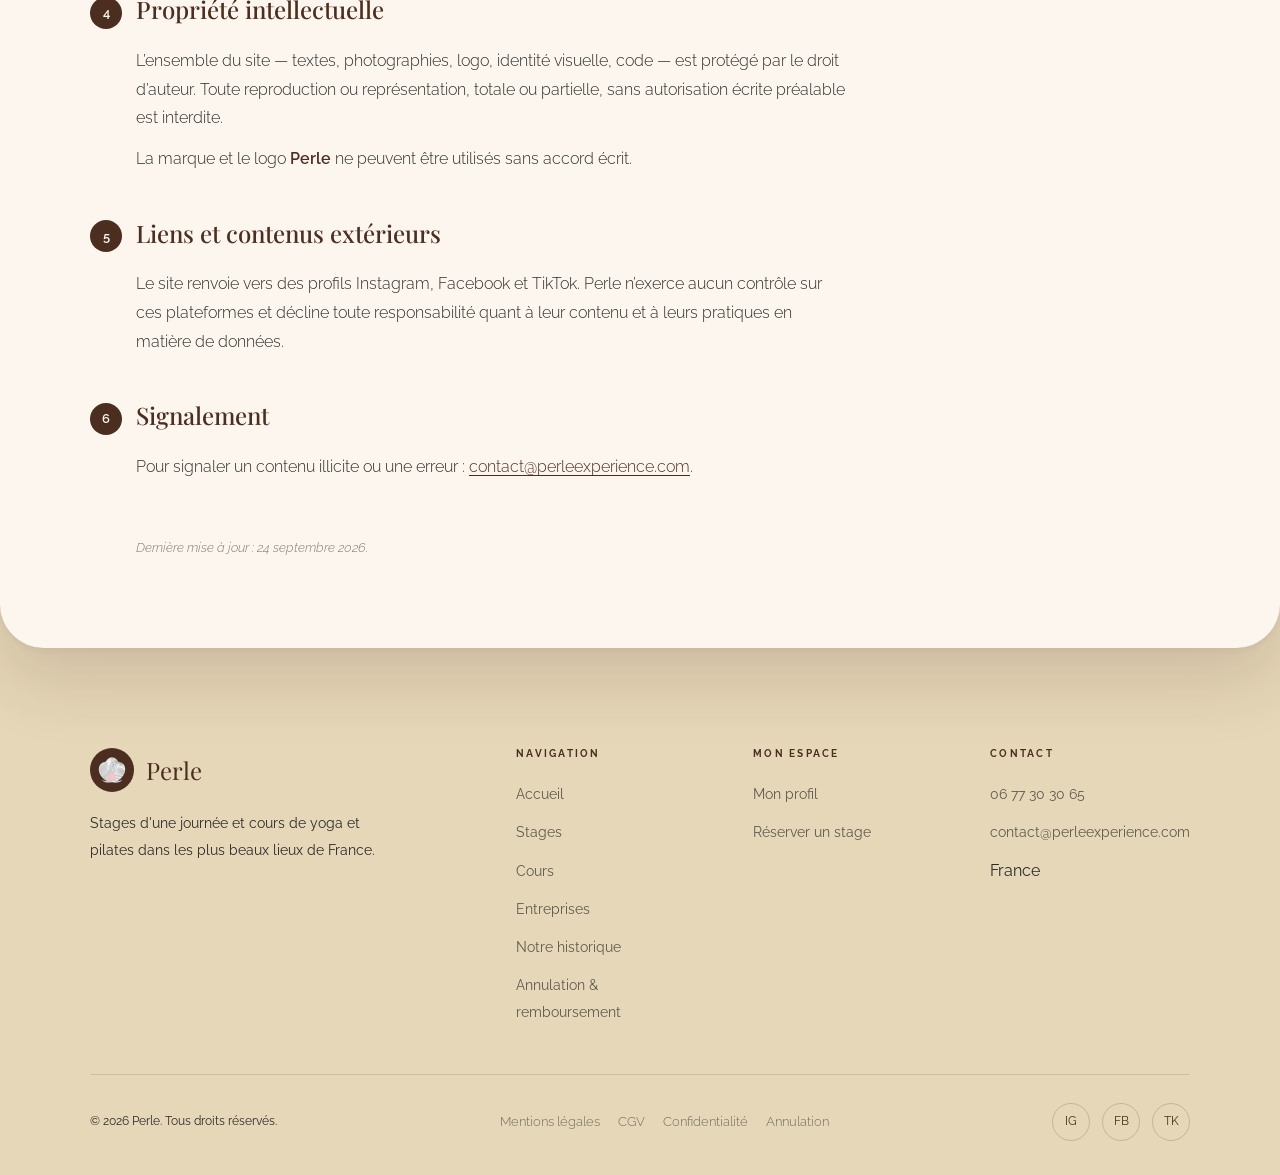
<file: mentions-legales.html>
<!DOCTYPE html>
<html lang="fr" translate="no">
<head>
 <meta charset="UTF-8">
 <meta name="google" content="notranslate">
 <meta name="viewport" content="width=device-width, initial-scale=1.0">
 <title>Mentions légales — Perle</title>
 <meta name="description" content="Mentions légales du site Perle : éditeur, hébergeur, propriété intellectuelle et informations obligatoires.">
 <link rel="canonical" href="https://perleexperience.com/mentions-legales.html">
 <meta name="theme-color" content="#4B2E20">
 <meta name="robots" content="index, follow">

 <!-- Aperçu lors d'un partage -->
 <meta property="og:type" content="website">
 <meta property="og:site_name" content="Perle">
 <meta property="og:locale" content="fr_FR">
 <meta property="og:url" content="https://perleexperience.com/mentions-legales.html">
 <meta property="og:title" content="Mentions légales — Perle">
 <meta property="og:description" content="Qui édite le site Perle, qui l’héberge, et les informations que la loi impose de publier.">
 <meta property="og:image" content="https://perleexperience.com/og-image.jpg">
 <meta property="og:image:width" content="1200">
 <meta property="og:image:height" content="630">
 <meta name="twitter:card" content="summary_large_image">
 <meta name="twitter:title" content="Mentions légales — Perle">
 <meta name="twitter:description" content="Qui édite le site Perle, qui l’héberge, et les informations que la loi impose de publier.">
 <meta name="twitter:image" content="https://perleexperience.com/og-image.jpg">
 <link rel="icon" type="image/png" href="favicon.png">
 <link rel="apple-touch-icon" href="favicon.png">
 <link rel="preconnect" href="https://fonts.googleapis.com">
 <link rel="preconnect" href="https://fonts.gstatic.com" crossorigin>
 <link href="https://fonts.googleapis.com/css2?family=Playfair+Display:ital,wght@0,400;0,500;0,700;1,400&family=Raleway:wght@300;400;500;600;700&display=swap" rel="stylesheet">
 <link rel="stylesheet" href="styles.css?v=12">
 <script type="application/ld+json">
 {
 "@context": "https://schema.org",
 "@type": "BreadcrumbList",
 "itemListElement": [
 { "@type": "ListItem", "position": 1, "name": "Accueil", "item": "https://perleexperience.com/" },
 { "@type": "ListItem", "position": 2, "name": "Mentions légales" }
 ]
 }
 </script>
</head>
<body>

<div class="page-intro" id="pageIntro" aria-hidden="true"><img src="logo-rose-petit.png" alt=""></div>

<nav id="nav">
 <div class="container nav-inner">
 <a href="index.html" class="nav-logo" aria-label="Perle — Accueil"><span class="nav-logo-text">Perle</span><img src="logo-petit.png" alt="Perle logo"></a>
 <div class="nav-links">
 <a href="index.html" data-fr="Accueil" data-en="Home">Accueil</a>
 <a href="stages.html" data-fr="Stages" data-en="Retreats">Stages</a>
 <a href="reservation.html" data-fr="Cours" data-en="Classes">Cours</a>
 <a href="entreprises.html" data-fr="Entreprises" data-en="Business">Entreprises</a>
 <a href="historique.html" data-fr="Notre historique" data-en="Our history">Notre historique</a>
 <div class="lang-toggle" role="group" aria-label="Langue"><button onclick="setLang('fr')" aria-pressed="true">FR</button><button onclick="setLang('en')" aria-pressed="false">EN</button></div>
 </div>
 <button class="nav-burger" id="burger" aria-label="Menu" aria-expanded="false"><span></span><span></span><span></span></button>
 </div>
</nav>

<div class="mobile-menu" id="mobileMenu" role="dialog" aria-modal="true" aria-label="Navigation">
 <button class="mobile-close" id="mobileClose" aria-label="Fermer">✕</button>
 <a href="index.html" onclick="closeMobile()" data-fr="Accueil" data-en="Home">Accueil</a>
 <a href="stages.html" onclick="closeMobile()" data-fr="Stages" data-en="Retreats">Stages</a>
 <a href="reservation.html" onclick="closeMobile()" data-fr="Cours" data-en="Classes">Cours</a>
 <a href="entreprises.html" onclick="closeMobile()" data-fr="Entreprises" data-en="Business">Entreprises</a>
 <a href="historique.html" onclick="closeMobile()" data-fr="Notre historique" data-en="Our history">Notre historique</a>
 <div class="lang-toggle"><button onclick="setLang('fr'); closeMobile()">FR</button><button onclick="setLang('en'); closeMobile()">EN</button></div>
</div>

<header class="page-hero">
 <div class="container">
 <p class="breadcrumb"><a href="index.html" data-fr="Accueil" data-en="Home">Accueil</a> · <span>Mentions légales</span></p>
 <h1>Mentions légales</h1>
 <p data-fr="Qui édite ce site, qui l’héberge, et les informations que la loi impose de publier." data-en="Who publishes this site, who hosts it, and the information French law requires to be published.">Qui édite ce site, qui l’héberge, et les informations que la loi impose de publier.</p>
 </div>
</header>

<section class="legal">
 <div class="container">

 <p class="legal-vo" data-fr="Ce document est rédigé en français, seule version faisant foi."
 data-en="This document is written in French, which is the only binding version.">Ce document est rédigé en français, seule version faisant foi.</p>

 <div class="legal-bloc fade-in">
 <h2><span class="legal-num">1</span><span>Éditeur du site</span></h2>
 <p>Le présent site est édité par <strong>Lou Lacaze</strong>, <span class="a-completer">[statut juridique : micro-entreprise / EI / SASU…]</span>, exerçant sous le nom commercial <strong>Perle</strong>.</p>
 <p>Siège : <span class="a-completer">[adresse complète]</span><br>Téléphone : <a href="tel:+33677303065">06 77 30 30 65</a><br>Email : <a href="mailto:contact@perleexperience.com">contact@perleexperience.com</a></p>
 <p>SIRET : <span class="a-completer">[numéro à 14 chiffres]</span> &nbsp;·&nbsp; <span class="a-completer">[RCS ou Répertoire des métiers, ville d’immatriculation]</span></p>
 <p>TVA : <span class="a-completer">[numéro de TVA intracommunautaire, ou mention « TVA non applicable, article 293 B du CGI » si franchise en base]</span></p>
 <p>Directrice de la publication : <strong>Lou Lacaze</strong>.</p>
 </div>

 <div class="legal-bloc fade-in">
 <h2><span class="legal-num">2</span><span>Hébergeur</span></h2>
 <p>Le site est hébergé par <strong>Hostinger International Ltd</strong>, 61 Lordou Vironos Street, 6023 Larnaca, Chypre — <a href="https://www.hostinger.fr" target="_blank" rel="noopener">hostinger.fr</a>.</p>
 </div>

 <div class="legal-bloc fade-in">
 <h2><span class="legal-num">3</span><span>Activité et qualification</span></h2>
 <p>Perle propose des stages d’une journée et des cours de yoga et de pilates.</p>
 <p>Qualification de l’intervenante : <span class="a-completer">[diplôme / certification, et n° de carte professionnelle d’éducateur sportif si applicable]</span>.</p>
 <p>Assurance responsabilité civile professionnelle : <span class="a-completer">[assureur, n° de contrat, couverture géographique]</span>.</p>
 <p><strong>À vérifier auprès d’un professionnel :</strong> l’enseignement contre rémunération d’activités physiques relève du Code du sport (article L212-1) et peut exiger une qualification déclarée ainsi qu’une carte professionnelle. Le yoga et le pilates ne sont pas traités de façon identique selon les situations.</p>
 </div>

 <div class="legal-bloc fade-in">
 <h2><span class="legal-num">4</span><span>Propriété intellectuelle</span></h2>
 <p>L’ensemble du site — textes, photographies, logo, identité visuelle, code — est protégé par le droit d’auteur. Toute reproduction ou représentation, totale ou partielle, sans autorisation écrite préalable est interdite.</p>
 <p>La marque et le logo <strong>Perle</strong> ne peuvent être utilisés sans accord écrit.</p>
 </div>

 <div class="legal-bloc fade-in">
 <h2><span class="legal-num">5</span><span>Liens et contenus extérieurs</span></h2>
 <p>Le site renvoie vers des profils Instagram, Facebook et TikTok. Perle n’exerce aucun contrôle sur ces plateformes et décline toute responsabilité quant à leur contenu et à leurs pratiques en matière de données.</p>
 </div>

 <div class="legal-bloc fade-in">
 <h2><span class="legal-num">6</span><span>Signalement</span></h2>
 <p>Pour signaler un contenu illicite ou une erreur : <a href="mailto:contact@perleexperience.com">contact@perleexperience.com</a>.</p>
 </div>

 <p class="legal-maj">Dernière mise à jour : 24 septembre 2026.</p>

 </div>
</section>

<footer>
 <div class="container">
 <div class="footer-grid">
 <div class="footer-brand"><div class="footer-logo"><img src="logo-petit.png" alt="Perle"><span class="footer-logo-text">Perle</span></div>
 <p data-fr="Stages d'une journée et cours de yoga et pilates dans les plus beaux lieux de France." data-en="One-day retreats and yoga & pilates classes in the most beautiful locations across France.">Stages d'une journée et cours de yoga et pilates dans les plus beaux lieux de France.</p></div>
 <div class="footer-col"><h4 data-fr="Navigation" data-en="Navigation">Navigation</h4><ul>
 <li><a href="index.html" data-fr="Accueil" data-en="Home">Accueil</a></li>
 <li><a href="stages.html" data-fr="Stages" data-en="Retreats">Stages</a></li>
 <li><a href="reservation.html" data-fr="Cours" data-en="Classes">Cours</a></li>
 <li><a href="entreprises.html" data-fr="Entreprises" data-en="Business">Entreprises</a></li>
 <li><a href="historique.html" data-fr="Notre historique" data-en="Our history">Notre historique</a></li>
 <li><a href="annulation.html" data-fr="Annulation &amp; remboursement" data-en="Cancellation &amp; refunds">Annulation &amp; remboursement</a></li>
 </ul></div>
 <div class="footer-col"><h4 data-fr="Mon espace" data-en="My space">Mon espace</h4><ul>
 <li><a href="compte.html" data-fr="Mon profil" data-en="My profile">Mon profil</a></li>
 <li><a href="stages.html#reserver" data-fr="Réserver un stage" data-en="Book a retreat">Réserver un stage</a></li>
 </ul></div>
 <div class="footer-col"><h4 data-fr="Contact" data-en="Contact">Contact</h4><ul>
 <li><a href="tel:+33677303065">06 77 30 30 65</a></li>
 <li><a href="mailto:contact@perleexperience.com">contact@perleexperience.com</a></li>
 <li><span data-fr="France" data-en="France">France</span></li>
 </ul></div>
 </div>
 <div class="footer-bottom">
 <p data-fr="© 2026 Perle. Tous droits réservés." data-en="© 2026 Perle. All rights reserved.">© 2026 Perle. Tous droits réservés.</p>
 <nav class="footer-legal" aria-label="Informations légales">
 <a href="mentions-legales.html" data-fr="Mentions légales" data-en="Legal notice">Mentions légales</a>
 <a href="cgv.html" data-fr="CGV" data-en="Terms of sale">CGV</a>
 <a href="confidentialite.html" data-fr="Confidentialité" data-en="Privacy">Confidentialité</a>
 <a href="annulation.html" data-fr="Annulation" data-en="Cancellation">Annulation</a>
 </nav>
 <div class="footer-social"><a href="https://www.instagram.com/perle_cotedazur/" target="_blank" rel="noopener" aria-label="Instagram">IG</a><a href="https://www.facebook.com/profile.php?id=61571725617693" target="_blank" rel="noopener" aria-label="Facebook">FB</a><a href="https://www.tiktok.com/@perle.cotedazur?lang=fr" target="_blank" rel="noopener" aria-label="TikTok">TK</a></div>
 </div>
 </div>
</footer>

<script src="auth.js?v=12"></script>
<script src="script.js?v=12"></script>
</body>
</html>
</file>
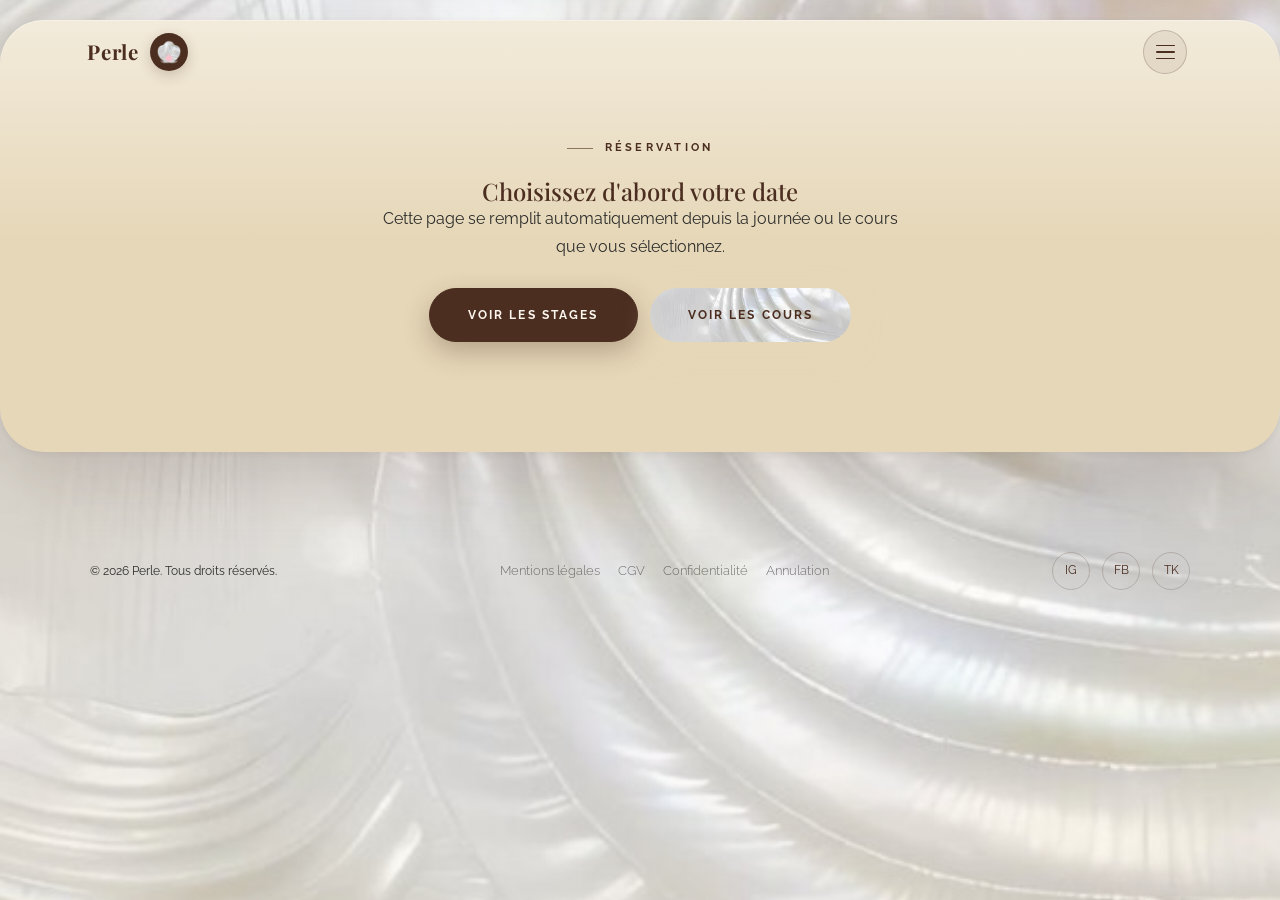
<file: reserver.html>
<!DOCTYPE html>
<html lang="fr" translate="no">
<head>
 <meta charset="UTF-8">
 <meta name="google" content="notranslate">
 <meta name="viewport" content="width=device-width, initial-scale=1.0">
 <!-- Page volontairement non référencée : on n'y arrive que par un bouton « Réserver ». -->
 <meta name="robots" content="noindex, nofollow">
 <title>Réserver — Perle</title>
 <link rel="icon" type="image/png" href="favicon.png">
 <link rel="apple-touch-icon" href="favicon.png">
 <link rel="preconnect" href="https://fonts.googleapis.com">
 <link rel="preconnect" href="https://fonts.gstatic.com" crossorigin>
 <link href="https://fonts.googleapis.com/css2?family=Playfair+Display:ital,wght@0,400;0,500;0,700;1,400&family=Raleway:wght@300;400;500;600;700&display=swap" rel="stylesheet">
 <link rel="stylesheet" href="styles.css?v=12">
</head>
<body>

<!-- Animation d'arrivée : la perle roule une fois -->
<div class="page-intro" id="pageIntro" aria-hidden="true"><img src="logo-rose-petit.png" alt=""></div>

<nav id="nav">
 <div class="container nav-inner">
 <a href="index.html" class="nav-logo" aria-label="Perle — Accueil"><span class="nav-logo-text">Perle</span><img src="logo-petit.png" alt="Perle logo"></a>
 <div class="nav-links">
 <a href="index.html" data-fr="Accueil" data-en="Home">Accueil</a>
 <a href="stages.html" data-fr="Stages" data-en="Retreats">Stages</a>
 <a href="reservation.html" data-fr="Cours" data-en="Classes">Cours</a>
 <a href="entreprises.html" data-fr="Entreprises" data-en="Business">Entreprises</a>
 <a href="historique.html" data-fr="Notre historique" data-en="Our history">Notre historique</a>
 <div class="lang-toggle" role="group" aria-label="Langue"><button class="active" onclick="setLang('fr')" aria-pressed="true">FR</button><button onclick="setLang('en')" aria-pressed="false">EN</button></div>
 </div>
 <button class="nav-burger" id="burger" aria-label="Menu" aria-expanded="false"><span></span><span></span><span></span></button>
 </div>
</nav>

<div class="mobile-menu" id="mobileMenu" role="dialog" aria-modal="true" aria-label="Navigation">
 <button class="mobile-close" id="mobileClose" aria-label="Fermer">&#10005;</button>
 <a href="index.html" onclick="closeMobile()" data-fr="Accueil" data-en="Home">Accueil</a>
 <a href="stages.html" onclick="closeMobile()" data-fr="Stages" data-en="Retreats">Stages</a>
 <a href="reservation.html" onclick="closeMobile()" data-fr="Cours" data-en="Classes">Cours</a>
 <a href="entreprises.html" onclick="closeMobile()" data-fr="Entreprises" data-en="Business">Entreprises</a>
 <a href="historique.html" onclick="closeMobile()" data-fr="Notre historique" data-en="Our history">Notre historique</a>
 <div class="lang-toggle"><button class="active" onclick="setLang('fr'); closeMobile()">FR</button><button onclick="setLang('en'); closeMobile()">EN</button></div>
</div>

<!-- Message si on arrive ici sans avoir choisi de date -->
<section class="reservation" id="sansChoix" style="display:none">
 <h1 class="sr-only" data-fr="Réserver un stage" data-en="Book a retreat">Réserver un stage</h1>
 <div class="container" style="text-align:center;max-width:620px">
 <span class="section-label" style="justify-content:center" data-fr="Réservation" data-en="Booking">Réservation</span>
 <h2 data-fr="Choisissez d'abord votre date" data-en="Choose your date first">Choisissez d'abord votre date</h2>
 <p style="margin:0 auto 28px" data-fr="Cette page se remplit automatiquement depuis la journée ou le cours que vous sélectionnez."
 data-en="This page fills in automatically from the day or class you select.">
 Cette page se remplit automatiquement depuis la journée ou le cours que vous sélectionnez.
 </p>
 <div style="display:flex;gap:12px;justify-content:center;flex-wrap:wrap">
 <a href="stages.html#dates" class="btn btn-dark" data-fr="Voir les stages" data-en="See retreats">Voir les stages</a>
 <a href="reservation.html" class="btn btn-light" data-fr="Voir les cours" data-en="See classes">Voir les cours</a>
 </div>
 </div>
</section>

<!-- Formulaire -->
<section class="reservation" id="formulaire" style="display:none">
 <div class="container">
 <div class="resa-grid">
 <div class="resa-info fade-in">
 <span class="section-label" data-fr="Réservation" data-en="Booking">Réservation</span>
 <h2 data-fr="Votre demande" data-en="Your request">Votre demande</h2>

 <!-- Récapitulatif de ce qui est réservé -->
 <div class="resa-recap">
 <span class="resa-recap-label" data-fr="Vous réservez" data-en="You are booking">Vous réservez</span>
 <h3 id="recapTitre">—</h3>
 <p id="recapDate">—</p>
 <p id="recapLieu">—</p>
 <p class="resa-recap-prix" id="recapPrix"></p>
 <a href="stages.html#dates" id="recapChanger" class="resa-recap-lien" data-fr="Changer de date" data-en="Change date">Changer de date</a>
 </div>

 <p data-fr="Nous vous confirmons votre place et les modalités de paiement sous 24h."
 data-en="We confirm your place and payment details within 24 hours.">
 Nous vous confirmons votre place et les modalités de paiement sous 24h.
 </p>
 <div class="resa-contact">
 <div class="resa-contact-item"><svg viewBox="0 0 24 24" fill="none" stroke="currentColor" stroke-width="2"><path d="M22 16.92v3a2 2 0 01-2.18 2 19.79 19.79 0 01-8.63-3.07A19.5 19.5 0 013.07 9.81 19.79 19.79 0 01.22 1.18 2 2 0 012.18 0h3a2 2 0 012 1.72 12.84 12.84 0 00.7 2.81 2 2 0 01-.45 2.11L6.91 7.09a16 16 0 006 6l.56-.56a2 2 0 012.11-.45 12.84 12.84 0 002.81.7A2 2 0 0122 14.92z"/></svg><span>06 77 30 30 65</span></div>
 <div class="resa-contact-item"><svg viewBox="0 0 24 24" fill="none" stroke="currentColor" stroke-width="2"><path d="M4 4h16c1.1 0 2.9 2 2v12c0 1.1-.9 2-2 2H4c-1.1 0-2-.9-2-2V6c0-1.1.9-2 2-2z"/><polyline points="22,6 12,13 2,6"/></svg><span>contact@perleexperience.com</span></div>
 </div>
 </div>

 <form class="form fade-in" style="transition-delay:.15s" onsubmit="envoyer(event)" novalidate>
 <input type="hidden" id="refChoix" name="reference">
 <div class="form-row">
 <div class="form-group"><label for="prenom" data-fr="Prénom *" data-en="First name *">Prénom *</label><input type="text" id="prenom" name="prenom" required autocomplete="given-name" placeholder="Marie"></div>
 <div class="form-group"><label for="nom" data-fr="Nom *" data-en="Last name *">Nom *</label><input type="text" id="nom" name="nom" required autocomplete="family-name" placeholder="Dupont"></div>
 </div>
 <div class="form-group"><label for="email" data-fr="Email *" data-en="Email *">Email *</label><input type="email" id="email" name="email" required autocomplete="email" placeholder="marie.dupont@email.com"></div>
 <div class="form-group"><label for="telephone" data-fr="Téléphone *" data-en="Phone *">Téléphone *</label><input type="tel" id="telephone" name="telephone" required autocomplete="tel" placeholder="06 12 34 56 78"></div>
 <div class="form-group">
 <label for="participants" data-fr="Nombre de participantes" data-en="Number of participants">Nombre de participantes</label>
 <select id="participants" name="participants">
 <option value="1">1</option><option value="2">2</option><option value="3">3</option>
 <option value="4">4</option><option value="5+">5+</option>
 </select>
 </div>
 <div class="form-group">
 <label data-fr="Comment souhaitez-vous régler ?" data-en="How would you like to pay?">Comment souhaitez-vous régler ?</label>
 <div class="pay-choice">
 <label><input type="radio" name="paiement" value="Totalite en ligne" data-lien="stageTotal" checked><span data-fr="Payer la totalité en ligne" data-en="Pay in full online">Payer la totalité en ligne</span><em class="pay-montant" id="montantTotal"></em></label>
 <label><input type="radio" name="paiement" value="Acompte 30% en ligne, solde en especes sur place" data-lien="stageAcompte"><span data-fr="Acompte de 30 % en ligne, solde en espèces sur place" data-en="30% deposit online, balance in cash on site">Acompte de 30 % en ligne, solde en espèces sur place</span><em class="pay-montant" id="montantAcompte"></em></label>
 <label id="optRepli" style="display:none"><input type="radio" name="paiement" value="A convenir avec Perle"><span data-fr="Perle me transmet les modalités de règlement" data-en="Perle will send me the payment details">Perle me transmet les modalités de règlement</span></label>
 </div>
 </div>
 <div class="form-group"><label for="message" data-fr="Message (facultatif)" data-en="Message (optional)">Message (facultatif)</label><textarea id="message" name="message" placeholder="Allergies, régime alimentaire, niveau de pratique…"></textarea></div>
 <p class="avis-annulation">
 <span class="avis-delai" data-fr="7 jours" data-en="7 days">7 jours</span>
 <span data-fr="Annulation sans frais jusqu’à 7 jours avant le stage. Au-delà, l’acompte de 30 % reste acquis — sauf maladie, deuil ou force majeure justifiés." data-en="Free cancellation up to 7 days before the retreat. After that, the 30% deposit is retained — except for documented illness, bereavement or force majeure.">Annulation sans frais jusqu’à 7 jours avant le stage. Au-delà, l’acompte de 30 % reste acquis — sauf maladie, deuil ou force majeure justifiés.</span>
 <a href="annulation.html" data-fr="Conditions d’annulation" data-en="Cancellation terms">Conditions d’annulation</a>
 </p>
 <button type="submit" class="btn btn-dark" style="width:100%" data-fr="Envoyer ma demande" data-en="Send my request">Envoyer ma demande</button>
 <div id="form-success" role="alert" style="display:none;padding:16px;background:rgba(75,46,32,.06);border-radius:12px;text-align:center;font-weight:600"></div>
 </form>
 </div>
 </div>
</section>

<footer>
 <div class="container">
 <div class="footer-bottom" style="border:none;margin:0;padding:0">
 <p data-fr="© 2026 Perle. Tous droits réservés." data-en="© 2026 Perle. All rights reserved.">© 2026 Perle. Tous droits réservés.</p>
 <nav class="footer-legal" aria-label="Informations légales">
 <a href="mentions-legales.html" data-fr="Mentions légales" data-en="Legal notice">Mentions légales</a>
 <a href="cgv.html" data-fr="CGV" data-en="Terms of sale">CGV</a>
 <a href="confidentialite.html" data-fr="Confidentialité" data-en="Privacy">Confidentialité</a>
 <a href="annulation.html" data-fr="Annulation" data-en="Cancellation">Annulation</a>
 </nav>
 <div class="footer-social"><a href="https://www.instagram.com/perle_cotedazur/" target="_blank" rel="noopener" aria-label="Instagram">IG</a><a href="https://www.facebook.com/profile.php?id=61571725617693" target="_blank" rel="noopener" aria-label="Facebook">FB</a><a href="https://www.tiktok.com/@perle.cotedazur?lang=fr" target="_blank" rel="noopener" aria-label="TikTok">TK</a></div>
 </div>
 </div>
</footer>

<script src="auth.js?v=12"></script>
<script src="script.js?v=12"></script>
<script>
 /* ── Catalogue des journées ──
 ✏️ Une seule liste à tenir à jour, partagée avec stages.html. */
 var STAGES = {
 '2026-09-12': { fr:'Journée Perle — Signature', en:'Perle Day — Signature',
 dateFr:'samedi 12 septembre 2026', dateEn:'Saturday 12 September 2026',
 lieuFr:"Hôtel de luxe", lieuEn:'Luxury hotel',
 horaire:'7h30 — 15h00', prix:'290 €' },
 '2026-10-03': { fr:'Journée Perle — Signature', en:'Perle Day — Signature',
 dateFr:'samedi 3 octobre 2026', dateEn:'Saturday 3 October 2026',
 lieuFr:"Hôtel de luxe", lieuEn:'Luxury hotel',
 horaire:'7h30 — 15h00', prix:'290 €' },
 '2026-10-24': { fr:'Journée Perle — Automne', en:'Perle Day — Autumn',
 dateFr:'samedi 24 octobre 2026', dateEn:'Saturday 24 October 2026',
 lieuFr:"Hôtel de luxe", lieuEn:'Luxury hotel',
 horaire:'7h30 — 15h00', prix:'290 €' }
 };

 function param(n){ return new URLSearchParams(location.search).get(n); }
 function langue(){ return localStorage.getItem('perle-lang') || 'fr'; }

 var choix = param('stage');
 /* Une journee deja passee ne doit pas ouvrir le formulaire : sinon un
 ancien lien permet encore de reserver et de payer une date ecoulee. */
 var dateDepassee = !!choix && new Date(choix + 'T23:59:59') < new Date();
 var infos = (choix && !dateDepassee && STAGES[choix]) ? STAGES[choix] : null;

 function afficher(){
 var l = langue();
 if (!infos) {
 document.getElementById('sansChoix').style.display = '';
 document.getElementById('formulaire').style.display = 'none';
 return;
 }
 document.getElementById('sansChoix').style.display = 'none';
 document.getElementById('formulaire').style.display = '';
 document.getElementById('recapTitre').textContent = l === 'en' ? infos.en : infos.fr;
 document.getElementById('recapDate').textContent = (l === 'en' ? infos.dateEn : infos.dateFr) + ' · ' + infos.horaire;
 document.getElementById('recapLieu').textContent = l === 'en' ? infos.lieuEn : infos.lieuFr;
 document.getElementById('recapPrix').textContent = infos.prix + (l === 'en' ? ' per person' : ' par personne');
 document.getElementById('refChoix').value = choix;

 /* Montants : l'acompte vaut 30 % du prix du stage, arrondi a l'euro. */
 var euros = parseFloat(String(infos.prix).replace(/[^0-9.,]/g, '').replace(',', '.'));
 var tTotal = document.getElementById('montantTotal');
 var tAcompte = document.getElementById('montantAcompte');
 if (isFinite(euros) && tTotal && tAcompte) {
 var acompte = Math.round(euros * 0.30);
 var solde = Math.round(euros) - acompte;
 tTotal.textContent = euros + ' \u20ac';
 tAcompte.textContent = acompte + ' \u20ac ' + (l === 'en' ? 'now' : 'aujourd\u2019hui')
 + ' \u00b7 ' + solde + ' \u20ac ' + (l === 'en' ? 'on site' : 'sur place');
 }

 /* Une option de paiement en ligne sans lien Stripe configure serait un
 bouton mort : on la masque tant que le lien n'existe pas. */
 var proposees = 0;
 document.querySelectorAll('.pay-choice input[data-lien]').forEach(function (r) {
 var dispo = !!PERLE_STRIPE[r.getAttribute('data-lien')];
 r.closest('label').style.display = dispo ? '' : 'none';
 if (dispo) { proposees++; } else { r.checked = false; }
 });
 /* Aucun lien Stripe : on retombe sur une demande simple plutot que de
 laisser le formulaire sans aucune option de reglement. */
 var repli = document.getElementById('optRepli');
 repli.style.display = proposees ? 'none' : '';
 /* On ne laisse jamais la selection sur une option masquee : la cliente
 enverrait un mode de reglement qu'elle n'a pas vu. */
 var coche = document.querySelector('.pay-choice input:checked');
 if (!coche || coche.closest('label').style.display === 'none') {
 (proposees ? document.querySelector('.pay-choice input[data-lien]')
 : repli.querySelector('input')).checked = true;
 }
 }

 function envoyer(e){
 e.preventDefault();
 var f = e.target;
 if (!f.checkValidity()) { f.reportValidity(); return; }
 var l = langue();
 var btn = f.querySelector('button[type=submit]');
 var ok = document.getElementById('form-success');
 var mode = f.querySelector('input[name=paiement]:checked');

 btn.disabled = true;
 btn.textContent = l === 'en' ? 'Sending…' : 'Envoi en cours…';

 envoyerDemande('Reservation stage - ' + f.prenom.value + ' ' + f.nom.value, {
 'Stage' : document.getElementById('recapTitre').textContent,
 'Date' : document.getElementById('recapDate').textContent,
 'Lieu' : document.getElementById('recapLieu').textContent,
 'Prenom' : f.prenom.value,
 'Nom' : f.nom.value,
 'email' : f.email.value,
 'Telephone' : f.telephone.value,
 'Participantes' : f.participants.value,
 'Paiement' : mode ? mode.value : '',
 'Message' : f.message.value,
 'Reference' : f.reference.value
 }).then(function(r){
 ok.style.display = 'block';
 if (!r.ok) {
 btn.disabled = false;
 btn.textContent = l === 'en' ? 'Send my request' : 'Envoyer ma demande';
 ok.textContent = l === 'en'
 ? "Sending failed. Please call us on 06 77 30 30 65."
 : "L'envoi a échoué. Appelez-nous au 06 77 30 30 65.";
 return;
 }
 ok.textContent = l === 'en'
 ? '✓ Request sent. We confirm your place within 24 hours.'
 : '✓ Demande envoyée. Nous vous confirmons votre place sous 24h.';
 f.querySelectorAll('input, select, textarea, button').forEach(function(c){ c.disabled = true; });

 /* Paiement en ligne : on bascule sur Stripe, qui encaisse et renvoie
 vers merci.html. Sans lien configure, la demande part seule et
 Perle reprend contact. */
 var cle = mode ? mode.getAttribute('data-lien') : null;
 if (cle && PERLE_STRIPE[cle]) {
 ok.textContent += l === 'en' ? ' Redirecting to payment\u2026' : ' Redirection vers le paiement\u2026';
 setTimeout(function () { allerVersStripe(cle); }, 1200);
 }
 });
 }

 afficher();
 window.addEventListener('perlelang', afficher);
</script>
</body>
</html>
</file>
<file: styles.css>
/* ============================================================
   PERLE — Design System « NACRE »
   L'écrin : fond brun profond · panneaux nacrés flottants
   ============================================================ */

:root {
  /* — Coquille (fond) — */
  /* Un seul marron pour tout le site : celui de la charte */
  --shell-deep: #4B2E20;
  --shell:      #4B2E20;
  --shell-soft: #4B2E20;
  --shell-mid:  #4B2E20;

  /* — Nacre (contenu) — */
  --pearl:      #FDF6EE;
  --sand:       #E6D7B8;
  --pink:       #F8C1CC;
  --champagne:  #E6D7B8;
  --caramel:    #E6D7B8;   /* aligné sur le crème de la charte */
  --ink:        #2C2C2A;

  /* — Canevas (fond de page) — */
  --canvas: #E6D7B8;   /* repli sous la nacre */

  /* — Nacre : la vraie matière, utilisée comme une couleur —
     La photo de nacre est peinte par-dessus ; si le fichier est absent,
     le dégradé du dessous prend le relais tout seul.
     Pour changer la nacre : remplacer img/nacre.jpg */
  --nacre: url('img/nacre.jpg') center/cover,
           linear-gradient(115deg, #F8C1CC 0%, #E6D7B8 38%, #FDF6EE 58%, #E6D7B8 100%);
  /* Variante lisible sur fond clair */
  --nacre-dark: linear-gradient(115deg, #4B2E20 0%, #4B2E20 100%);
  --nacre-soft: linear-gradient(115deg, rgba(248,193,204,.22), rgba(230,215,184,.18), rgba(230,215,184,.22));

  --ff-head: 'Playfair Display', Georgia, serif;
  --ff-body: 'Raleway', sans-serif;
  --ease:    cubic-bezier(.22,1,.36,1);
  --r-panel: 44px;
  --r-card:  22px;
}

*, *::before, *::after { box-sizing: border-box; margin: 0; padding: 0; }
html { scroll-behavior: smooth; }
/* La couleur de repli vit sur <html> : sinon elle recouvrirait la nacre */
html { background: var(--canvas); }
body {
  font-family: var(--ff-body); line-height: 1.7; overflow-x: hidden;
  color: var(--ink); background: none;
  -webkit-font-smoothing: antialiased;
}
/* La nacre habille le fond de TOUTES les pages, derrière les panneaux.
   Elle est fixée : elle ne se déforme pas sur les pages longues et reste
   stable au défilement (marche aussi sur téléphone, contrairement à
   background-attachment: fixed). */
body::before {
  content: ''; position: fixed; inset: 0; z-index: -2;
  background: url('img/nacre.jpg') center/cover no-repeat;
}
/* Voile crème : unifie la matière et assoit la lecture du texte brun */
body::after {
  content: ''; position: fixed; inset: 0; z-index: -1; pointer-events: none;
  background:
    radial-gradient(ellipse 50% 40% at 85% 8%,  rgba(248,193,204,.26), transparent 62%),
    radial-gradient(ellipse 45% 35% at 10% 55%, rgba(230,215,184,.22), transparent 62%),
    radial-gradient(ellipse 50% 40% at 70% 95%, rgba(230,215,184,.18), transparent 62%),
    radial-gradient(ellipse at 50% 38%, rgba(253,248,240,.34) 0%, rgba(253,248,240,.16) 55%, rgba(230,215,184,.30) 100%);
}
/* Halo nacré diffus sur le fond clair */

img { max-width: 100%; display: block; }
a { text-decoration: none; color: inherit; }
h1, h2, h3, h4 { font-family: var(--ff-head); line-height: 1.15; font-weight: 500; color: var(--shell-soft); }
::selection { background: var(--caramel); color: var(--shell-deep); }

/* ── PANNEAUX FLOTTANTS (la signature) ── */
.about, .formules, .lieux, .gallery, .testimonials, .reservation,
.corp-intro, .corp-features, .corp-benefits, .newsletter, .cta-band, .account,
.fondatrice, .suite-band, .tarifs, .legal, .legal-resume, .erreur, .prive {
  position: relative; z-index: 1;
  max-width: 1400px; margin: 20px auto; padding: 110px 0;
  border-radius: var(--r-panel); overflow: hidden;
  box-shadow: 0 30px 70px rgba(75,46,32,.16), 0 2px 8px rgba(75,46,32,.06), inset 0 1px 0 rgba(255,255,255,.35);
}
/* Couleurs des panneaux */
.about        { background: var(--pink); }
.formules     { background: var(--pearl); }
.lieux        { background: var(--sand); }
.gallery      { background: var(--shell); box-shadow: 0 40px 90px rgba(0,0,0,.45), inset 0 1px 0 rgba(255,255,255,.08); }
.testimonials { background: var(--caramel); }
.reservation  { background: var(--champagne); }
.corp-intro   { background: var(--pearl); }
.corp-features{ background: var(--sand); }
.corp-benefits{ background: var(--pink); }
.account      { background: var(--pearl); padding-top: 150px; }
.newsletter   { background: var(--shell); padding: 84px 0; box-shadow: 0 30px 70px rgba(0,0,0,.4), inset 0 1px 0 rgba(255,255,255,.08); }
.cta-band     { background: var(--shell-soft); text-align: center; padding: 120px 0; }
/* Reflet nacré en haut de chaque panneau */
.about::before, .formules::before, .lieux::before, .testimonials::before,
.reservation::before, .corp-intro::before, .corp-features::before, .corp-benefits::before, .account::before {
  content: ''; position: absolute; top: 0; left: 0; right: 0; height: 220px;
  background: linear-gradient(180deg, rgba(255,255,255,.5), transparent);
  pointer-events: none;
}
.cta-band::before, .gallery::before, .newsletter::before {
  content: ''; position: absolute; inset: 0; pointer-events: none;
  background: radial-gradient(ellipse 60% 60% at 50% 0%, rgba(248,193,204,.16), transparent 65%);
}

/* ── UTILITAIRES ── */
.container { max-width: 1180px; margin: 0 auto; padding: 0 40px; position: relative; z-index: 1; }
.section-label {
  display: inline-flex; align-items: center; gap: 12px;
  font-size: .68rem; font-weight: 700; letter-spacing: .3em; text-transform: uppercase;
  color: var(--shell-mid); margin-bottom: 20px;
}
.section-label::before { content: ''; width: 26px; height: 1px; background: currentColor; opacity: .6; }
.section-head { text-align: center; max-width: 660px; margin: 0 auto 76px; }
.section-head .section-label { justify-content: center; }
.section-head h2 { font-size: clamp(2.2rem, 4.6vw, 3.6rem); margin-bottom: 18px; letter-spacing: -.015em; }
.section-head p { font-weight: 300; font-size: 1.06rem; line-height: 1.85; color: var(--ink); opacity: .72; }
/* Mot accentué en nacre */
.nacre {
  background: var(--nacre); -webkit-background-clip: text; background-clip: text;
  -webkit-text-fill-color: transparent; font-style: italic;
}

/* Boutons */
.btn {
  display: inline-flex; align-items: center; justify-content: center; gap: 10px;
  padding: 16px 38px; border-radius: 100px; cursor: pointer;
  font-family: var(--ff-body); font-weight: 700; font-size: .74rem;
  letter-spacing: .18em; text-transform: uppercase;
  border: 1.5px solid transparent; transition: transform .3s var(--ease), box-shadow .3s var(--ease), background .3s, color .3s;
}
.btn:hover { transform: translateY(-2px); }
.btn-dark {
  background: var(--shell-soft); color: var(--pearl); border-color: var(--shell-soft);
  box-shadow: 0 10px 26px rgba(75,46,32,.3);
}
.btn-dark:hover { box-shadow: 0 16px 36px rgba(75,46,32,.42); }
.btn-light, .btn-outline {
  background: var(--nacre); color: var(--shell-deep); border: none;
  box-shadow: 0 10px 30px rgba(230,215,184,.35);
}
.btn-light:hover, .btn-outline:hover { box-shadow: 0 18px 44px rgba(230,215,184,.5); }
.btn-brown { background: var(--shell-mid); color: var(--pearl); border-color: var(--shell-mid); }
.btn-sm { padding: 11px 24px; font-size: .66rem; }

.link-arrow {
  display: inline-flex; align-items: center; gap: 9px; font-weight: 700; font-size: .72rem;
  letter-spacing: .16em; text-transform: uppercase; color: var(--shell-mid);
  transition: gap .3s var(--ease);
}
.link-arrow svg { width: 15px; transition: transform .3s var(--ease); }
.link-arrow:hover { gap: 15px; }
.link-arrow:hover svg { transform: translateX(4px); }

.fade-in { opacity: 0; transform: translateY(34px); transition: opacity .9s var(--ease), transform .9s var(--ease); }
.fade-in.visible { opacity: 1; transform: none; }

/* ── NAV FLOTTANTE (pilule) ── */
/* Pas de barre : seuls le logo, le nom et le bouton ☰ flottent au-dessus de la page */
nav {
  position: fixed; top: 16px; left: 50%; transform: translateX(-50%); z-index: 100;
  width: calc(100% - 36px); max-width: 1320px;
  background: none; border: none; box-shadow: none;
  padding: 14px 10px 14px 4px;
  transition: padding .4s var(--ease);
}
nav.scrolled { background: none; box-shadow: none; }
.nav-inner { display: flex; align-items: center; justify-content: space-between; gap: 20px; }
.nav-logo { display: flex; align-items: center; gap: 11px; line-height: 1; }
.nav-logo img {
  height: 38px; width: 38px; object-fit: cover; border-radius: 50%;
  box-shadow: 0 0 0 1px rgba(253,246,238,.2);
  transition: transform .6s var(--ease), box-shadow .3s var(--ease);
}
.nav-logo:hover img { transform: rotate(-8deg) scale(1.08); box-shadow: 0 0 0 2px rgba(230,215,184,.55); }
.nav-logo-text {
  font-family: var(--ff-head); font-size: 1.28rem; font-weight: 700; letter-spacing: .04em;
  background: var(--nacre); -webkit-background-clip: text; background-clip: text; -webkit-text-fill-color: transparent;
}
/* Les onglets vivent désormais dans le menu (bouton ☰) */
.nav-links { display: none; }
.nav-links a {
  position: relative; font-size: .72rem; font-weight: 600; letter-spacing: .14em;
  text-transform: uppercase; color: var(--pearl); opacity: .68; transition: opacity .25s; padding: 6px 0;
}
.nav-links a::after {
  content: ''; position: absolute; left: 0; right: 0; bottom: 0; height: 1.5px; border-radius: 2px;
  background: var(--nacre); transform: scaleX(0); transform-origin: left; transition: transform .35s var(--ease);
}
.nav-links a:hover, .nav-links a.active { opacity: 1; }
.nav-links a:hover::after, .nav-links a.active::after { transform: scaleX(1); }
.lang-toggle { display: flex; gap: 2px; background: rgba(253,246,238,.1); border-radius: 100px; padding: 3px; }
.lang-toggle button {
  padding: 5px 12px; border: none; border-radius: 100px; cursor: pointer;
  font-size: .65rem; font-weight: 700; letter-spacing: .1em;
  background: transparent; color: rgba(253,246,238,.55); transition: all .25s;
}
.lang-toggle button.active { background: var(--nacre); color: var(--shell-deep); }
/* Bouton ☰ — présent sur toutes les tailles d'écran */
.nav-burger {
  display: flex; flex-direction: column; align-items: center; justify-content: center; gap: 5px;
  width: 44px; height: 44px; border-radius: 50%; cursor: pointer; flex-shrink: 0;
  background: rgba(253,246,238,.09); border: 1px solid rgba(253,246,238,.18);
  transition: background .3s var(--ease), border-color .3s var(--ease);
}
.nav-burger:hover { background: var(--nacre); border-color: transparent; }
.nav-burger span { display: block; width: 19px; height: 1.5px; border-radius: 2px; background: var(--pearl); transition: background .3s, transform .3s; }
.nav-burger:hover span { background: var(--shell-deep); }

/* Logo, nom et bouton ☰ en marron : lisibles sur la nacre, sur toutes les pages */
.nav-logo-text { background: var(--nacre-dark); -webkit-background-clip: text; background-clip: text; -webkit-text-fill-color: transparent; }
.nav-logo img { box-shadow: 0 4px 14px rgba(75,46,32,.22); }
.nav-logo:hover img { box-shadow: 0 0 0 2px var(--shell-mid), 0 4px 14px rgba(75,46,32,.28); }
.nav-burger { background: rgba(75,46,32,.07); border-color: rgba(75,46,32,.22); }
.nav-burger span { background: var(--shell-soft); }
.nav-burger:hover { background: var(--shell-soft); border-color: transparent; }
.nav-burger:hover span { background: var(--pearl); }

/* Menu plein écran */
.mobile-menu {
  display: none; position: fixed; inset: 0; z-index: 99;
  background: rgba(75,46,32,.97); backdrop-filter: blur(22px);
  flex-direction: column; align-items: center; justify-content: center; gap: 4px;
  padding: 110px 24px 70px;
}
.mobile-menu.open { display: flex; animation: menuFade .35s var(--ease); }
@keyframes menuFade { from { opacity: 0; } to { opacity: 1; } }
.mobile-menu a {
  font-family: var(--ff-head); font-size: clamp(1.5rem, 3.4vw, 2.3rem);
  color: var(--pearl); opacity: .78; padding: 6px 4px;
  transition: opacity .3s var(--ease), color .3s var(--ease);
}
.mobile-menu a:hover { opacity: 1; color: var(--champagne); }
/* « Mon profil » / « Se connecter » : même allure que les autres entrées du menu */
.mobile-menu .nav-account { margin: 0; }
.mobile-menu .acct-user,
.mobile-menu .acct-btn {
  font-family: var(--ff-head); font-weight: 400;
  font-size: clamp(1.5rem, 3.4vw, 2.3rem);
  letter-spacing: normal; text-transform: none;
  color: var(--pearl); opacity: .78; padding: 6px 4px;
  background: none; border: none; cursor: pointer;
  transition: opacity .3s var(--ease), color .3s var(--ease);
}
.mobile-menu .acct-user:hover,
.mobile-menu .acct-btn:hover { opacity: 1; color: var(--champagne); background: none; transform: none; box-shadow: none; }
.mobile-menu .lang-toggle { margin-top: 26px; }
.mobile-close {
  position: absolute; top: 24px; right: 26px; width: 46px; height: 46px; border-radius: 50%;
  display: flex; align-items: center; justify-content: center;
  font-size: 1.4rem; cursor: pointer; color: var(--pearl);
  background: rgba(253,246,238,.08); border: 1px solid rgba(253,246,238,.18);
  transition: background .3s, color .3s;
}
.mobile-close:hover { background: var(--nacre); color: var(--shell-deep); border-color: transparent; }

/* ── ACCUEIL ÉPURÉ (prochain cours) ── */
.home-min {
  position: relative; z-index: 1;
  min-height: 100vh; min-height: 100svh;
  display: flex; flex-direction: column; align-items: center; justify-content: center;
  text-align: center;
  /* Tailles liées à la hauteur de l'écran : la page entière tient sans défiler */
  padding: clamp(80px, 11vh, 150px) 24px clamp(18px, 3.5vh, 60px);
}
.home-min::before {
  content: ''; position: absolute; width: 640px; height: 640px; border-radius: 50%; top: 8%;
  background: radial-gradient(circle, rgba(248,193,204,.5), rgba(230,215,184,.28) 45%, transparent 70%);
  filter: blur(26px); pointer-events: none;
  animation: breathe 9s ease-in-out infinite alternate;
}
@keyframes breathe { 0% { transform: scale(.92); opacity: .75; } 100% { transform: scale(1.06); opacity: 1; } }
.home-min .hm-eyebrow {
  font-family: var(--ff-head); font-style: italic; color: var(--shell-soft);
  font-size: clamp(.86rem, 1.7vh, 1.1rem);
  margin-bottom: clamp(5px, 1vh, 14px); position: relative;
}
.home-min h1 {
  position: relative; font-size: clamp(2.5rem, 9vh, 8rem); font-weight: 400; letter-spacing: .02em;
  margin-bottom: clamp(6px, 1.4vh, 20px);
  background: var(--nacre-dark); -webkit-background-clip: text; background-clip: text; -webkit-text-fill-color: transparent;
}
.home-min .hm-sub {
  position: relative; font-weight: 300; color: var(--ink); opacity: .72;
  font-size: clamp(.88rem, 1.7vh, 1.06rem);
  max-width: 440px; margin: 0 auto; line-height: 1.7;
}

/* Carte « prochain cours » — la perle */
.next-class {
  position: relative; margin-top: clamp(14px, 3vh, 56px); max-width: 540px; width: 100%;
  padding: clamp(18px, 3.1vh, 44px) clamp(22px, 4vw, 44px); border-radius: 32px;
  background: rgba(253,246,238,.92);
  border: 1px solid rgba(255,255,255,.9);
  backdrop-filter: blur(16px);
  box-shadow: 0 40px 90px rgba(75,46,32,.18), inset 0 1px 0 rgba(255,255,255,.9);
}
.next-class::before {
  content: ''; position: absolute; inset: -1px; border-radius: 32px; padding: 1.5px;
  background: linear-gradient(140deg, var(--pink), var(--champagne) 40%, transparent 72%);
  -webkit-mask: linear-gradient(#000 0 0) content-box, linear-gradient(#000 0 0);
  -webkit-mask-composite: xor; mask-composite: exclude; pointer-events: none;
}
.nc-label {
  display: inline-block; font-size: .64rem; font-weight: 700; letter-spacing: .26em; text-transform: uppercase;
  color: var(--shell-mid); margin-bottom: clamp(5px,1.1vh,14px);
}
.nc-title { font-size: clamp(1.2rem, 3.2vh, 2.2rem); color: var(--shell-soft); margin-bottom: clamp(3px,.7vh,8px); }
.nc-meta { font-size: .9rem; color: var(--ink); opacity: .68; margin-bottom: 4px; }
.nc-date { font-family: var(--ff-head); font-style: italic; font-size: 1.05rem; color: var(--shell-mid); margin-bottom: 6px; }
.timer { display: flex; gap: 10px; justify-content: center; margin: clamp(12px,2.2vh,28px) 0 clamp(13px,2.4vh,30px); }
.timer > div { min-width: 66px; padding: clamp(6px,1.1vh,12px) 4px; border-radius: 16px; background: rgba(75,46,32,.05); border: 1px solid rgba(75,46,32,.08); }
.timer b {
  display: block; font-family: var(--ff-head); font-size: clamp(1.3rem,3.2vh,2.1rem); font-weight: 500; line-height: 1;
  background: var(--nacre-dark); -webkit-background-clip: text; background-clip: text; -webkit-text-fill-color: transparent;
}
.timer span { display: block; margin-top: 7px; font-size: .55rem; letter-spacing: .16em; text-transform: uppercase; color: var(--ink); opacity: .6; }
.timer .sep { display: none; }
.nc-btn { width: 100%; }
.nc-note { margin-top: 15px; font-size: .78rem; color: var(--ink); opacity: .62; }
.nc-note.ok { color: #4a7c48; opacity: 1; font-weight: 700; }
.home-min-links { position: relative; margin-top: clamp(12px, 2.6vh, 46px); display: flex; gap: 28px; flex-wrap: wrap; justify-content: center; }
.home-min-links a {
  font-size: .7rem; font-weight: 700; letter-spacing: .16em; text-transform: uppercase;
  color: var(--shell-soft); opacity: .62; transition: opacity .25s, color .25s;
}
.home-min-links a:hover { opacity: 1; color: var(--shell-mid); }

/* ── ACCUEIL : textes en marron sur la nacre du fond ── */
/* (la nacre vient de body::before, elle traverse toute la page) */
.home-min.has-nacre > * { position: relative; z-index: 2; }
.home-min.has-nacre::before { opacity: .16; z-index: 1; }
.home-min.has-nacre .hm-eyebrow { color: var(--shell-mid); }
.home-min.has-nacre h1 {
  background: none;
  -webkit-background-clip: border-box; background-clip: border-box;
  -webkit-text-fill-color: var(--shell-soft); color: var(--shell-soft);
}
.home-min.has-nacre .hm-sub { color: var(--ink); opacity: .92; }
.home-min.has-nacre .home-min-links a { color: var(--shell-soft); opacity: .82; }
.home-min.has-nacre .home-min-links a:hover { opacity: 1; color: var(--shell-mid); }

/* Écrans courts (petits téléphones, portables bas) : on resserre encore
   pour que l'accueil tienne malgré tout en un seul écran. */
@media (max-height: 720px) {
  .home-min { padding: 62px 20px 12px; }
  .home-min h1 { font-size: clamp(2.1rem, 8vh, 3rem); margin-bottom: 3px; }
  .home-min .hm-eyebrow { font-size: .78rem; margin-bottom: 3px; }
  .home-min .hm-sub { font-size: .82rem; line-height: 1.5; }
  .next-class { margin-top: 10px; padding: 14px 18px; border-radius: 24px; }
  .nc-label { margin-bottom: 4px; }
  .nc-title { font-size: 1.15rem; margin-bottom: 2px; }
  .nc-meta, .nc-date { font-size: .78rem; }
  .timer { margin: 8px 0 9px; gap: 6px; }
  .timer > div { min-width: 52px; padding: 5px 3px; border-radius: 12px; }
  .timer b { font-size: 1.15rem; }
  .nc-note { margin-top: 8px; font-size: .7rem; }
  .home-min-links { margin-top: 9px; gap: 16px; }
}

/* ── PAGE STAGES : toutes les bulles au même blanc cassé ── */
.page-stages section.lieux,
.page-stages section.testimonials,
.page-stages section.reservation { background: var(--pearl); }
/* Les petites cartes gardent un voile crème pour rester lisibles comme cartes */
.page-stages .inc-card { background: rgba(230,215,184,.42); border-color: rgba(75,46,32,.10); }
.page-stages .inc-card:hover { background: rgba(230,215,184,.68); }
/* Intitulés de section : ils étaient pensés pour un fond foncé */
.page-stages section.testimonials .section-label { color: var(--shell-mid); }

/* ── Récapitulatif de la page de réservation ── */
.resa-recap {
  margin: 26px 0 30px; padding: 22px 24px;
  border-radius: var(--r-card); background: rgba(230,215,184,.42);
  border: 1px solid rgba(75,46,32,.12);
}
.resa-recap-label {
  display: block; font-size: .62rem; font-weight: 700; letter-spacing: .24em;
  text-transform: uppercase; color: var(--shell-mid); margin-bottom: 8px;
}
.resa-recap h3 { font-size: 1.3rem; margin-bottom: 6px; }
.resa-recap p { font-size: .9rem; color: var(--ink); opacity: .8; margin: 0; }
.resa-recap-prix { font-family: var(--ff-head); font-size: 1.25rem; color: var(--shell-soft) !important; opacity: 1 !important; margin-top: 10px !important; }
.resa-recap-lien {
  display: inline-block; margin-top: 12px; font-size: .72rem; font-weight: 700;
  letter-spacing: .12em; text-transform: uppercase; color: var(--shell-mid);
  border-bottom: 1px solid rgba(75,46,32,.3); padding-bottom: 2px;
}
.resa-recap-lien:hover { color: var(--shell-soft); border-color: var(--shell-soft); }

/* ── Validité des packs & échéance des crédits ── */
.pack-validite {
  font-size: .7rem; font-weight: 700; letter-spacing: .1em; text-transform: uppercase;
  color: var(--shell-mid); opacity: .75; margin: 6px 0 14px;
}
/* Posée sur le panneau marron : elle doit être claire */
.credit-expire { margin-top: 8px; font-size: .74rem; font-weight: 600; color: var(--champagne); }
.credit-expire.urgent { color: var(--pink); opacity: 1; }

/* ── PAGE ENTREPRISES : bulles au blanc cassé de la première ──
   (la bulle rose et le bandeau marron gardent leur couleur) */
.page-entreprises section.corp-features,
.page-entreprises section.testimonials { background: var(--pearl); }
/* Les cartes gardent un voile crème pour se détacher du fond */
.page-entreprises .corp-card { background: rgba(230,215,184,.42); border-color: rgba(75,46,32,.10); }
.page-entreprises .corp-card:hover { background: rgba(230,215,184,.68); }

/* ── LE MOT DE LA FONDATRICE ── */
.fondatrice { background: var(--pearl); padding: 130px 0; }
.fondatrice-grid { display: grid; grid-template-columns: .85fr 1.15fr; gap: 90px; align-items: center; }
/* L'emplacement photo : dès que img/fondatrice.jpg existe, il s'affiche.
   En attendant, le coquillage nacré tient la place sans casser la mise en page. */
.fondatrice-photo {
  aspect-ratio: 3 / 4; border-radius: var(--r-panel);
  background:
    url('img/fondatrice.jpg') center/cover no-repeat,
    url('img/nacre.jpg') center/cover no-repeat,
    var(--champagne);
  box-shadow: 0 30px 70px rgba(75,46,32,.2);
}
.fondatrice-mot blockquote { margin: 38px 0 0; position: relative; padding-left: 38px; }
.fondatrice-mot blockquote::before {
  content: 'C'; position: absolute; left: -8px; top: -34px;
  font-family: var(--ff-head); font-size: 5rem; line-height: 1;
  color: var(--shell-soft); opacity: .18;
}
.fondatrice-mot blockquote p {
  font-family: var(--ff-head); font-style: italic;
  font-size: clamp(1.05rem, 1.9vw, 1.35rem); line-height: 2.05;
  color: var(--shell-soft); margin-bottom: 30px;
}
.fondatrice-signature {
  margin-top: 34px; padding-left: 38px;
  font-size: .72rem; font-weight: 700; letter-spacing: .18em;
  text-transform: uppercase; color: var(--shell-mid);
}

/* ── ÉCRIVONS LA SUITE ENSEMBLE ── */
.suite-band { background: var(--pink); text-align: center; padding: 130px 0; }
.suite-band h2 { font-size: clamp(2rem, 4.6vw, 3.2rem); margin-bottom: 26px; }
.suite-band p {
  max-width: 560px; margin: 0 auto 44px; font-weight: 300;
  font-size: 1.02rem; line-height: 2.05; color: var(--ink);
}
.suite-actions { display: flex; gap: 18px; justify-content: center; flex-wrap: wrap; }
.suite-band .btn-outline { color: var(--shell-soft); border-color: var(--shell-soft); }
.suite-band .btn-outline:hover { background: var(--shell-soft); color: var(--pearl); }

/* ── TARIFS (page Cours) ── */
.tarifs { background: var(--pearl); }
.tarifs .credit-packs { margin-top: 52px; }
.tarifs-note {
  margin-top: 34px; text-align: center; font-size: .84rem;
  color: var(--ink); opacity: .72;
}

/* ── HERO (si utilisé) ── */
.hero {
  position: relative; z-index: 1; min-height: 100vh; display: flex; flex-direction: column;
  justify-content: flex-end; padding-bottom: 90px;
}
.hero-bg { display: none; }
.hero-art { position: absolute; right: -40px; top: 50%; transform: translateY(-50%); width: 46vw; max-width: 620px; opacity: .08; }
.hero-eyebrow { font-family: var(--ff-head); font-style: italic; font-size: 1.1rem; color: var(--shell-soft); margin-bottom: 18px; }
.hero h1 {
  font-size: clamp(3rem, 8vw, 6.6rem); font-weight: 400; margin-bottom: 26px;
  background: var(--nacre-dark); -webkit-background-clip: text; background-clip: text; -webkit-text-fill-color: transparent;
}
.hero h1 em { font-style: italic; }
.hero-sub { font-size: 1.1rem; font-weight: 300; max-width: 520px; color: var(--ink); opacity: .78; margin-bottom: 42px; line-height: 1.85; }
.hero-cta { display: flex; gap: 14px; flex-wrap: wrap; }
.hero-scroll {
  position: absolute; bottom: 30px; left: 50%; transform: translateX(-50%);
  display: flex; flex-direction: column; align-items: center; gap: 8px;
  font-size: .6rem; letter-spacing: .2em; text-transform: uppercase; color: var(--shell-soft); opacity: .55;
  animation: bounce 2.4s ease-in-out infinite;
}
.hero-scroll svg { width: 18px; }
@keyframes bounce { 0%,100% { transform: translateX(-50%) translateY(0); } 50% { transform: translateX(-50%) translateY(7px); } }

/* ── EN-TÊTE DE PAGE ── */
.page-hero {
  position: relative; z-index: 1; text-align: center;
  padding: 200px 24px 96px; max-width: 1400px; margin: 0 auto;
}
.page-hero .breadcrumb {
  font-size: .66rem; letter-spacing: .2em; text-transform: uppercase; color: var(--shell);
  margin-bottom: 28px;
}
.page-hero .breadcrumb a:hover { color: var(--shell-soft); }
.page-hero h1 {
  font-size: clamp(2.6rem, 6.5vw, 4.6rem); font-weight: 400; margin-bottom: 28px;
  background: var(--nacre-dark); -webkit-background-clip: text; background-clip: text; -webkit-text-fill-color: transparent;
}
.page-hero p { max-width: 620px; margin: 0 auto; font-weight: 300; font-size: 1.06rem; line-height: 2; color: var(--ink); }

/* ── BANDEAU DÉFILANT ── */
.strip {
  position: relative; z-index: 1; overflow: hidden; white-space: nowrap; padding: 20px 0;
  border-top: 1px solid rgba(75,46,32,.14); border-bottom: 1px solid rgba(75,46,32,.14);
  margin: 20px 0;
}
.strip-inner { display: flex; gap: 56px; animation: strip 26s linear infinite; }
.strip-inner span { font-size: .72rem; letter-spacing: .28em; text-transform: uppercase; color: var(--shell-soft); opacity: .7; }
.strip-inner strong { color: var(--caramel); font-weight: 400; }
@keyframes strip { 0% { transform: translateX(0); } 100% { transform: translateX(-50%); } }

/* ── À PROPOS ── */
.about-grid { display: grid; grid-template-columns: 1fr 1.05fr; gap: 84px; align-items: center; }
.about-visual {
  position: relative; aspect-ratio: 1; border-radius: 50%;
  background: radial-gradient(circle at 32% 28%, #fff 0%, var(--champagne) 26%, var(--caramel) 62%, var(--shell-mid) 100%);
  box-shadow: 0 40px 90px rgba(75,46,32,.35), inset -20px -20px 60px rgba(75,46,32,.25), inset 20px 20px 60px rgba(255,255,255,.5);
  display: flex; align-items: center; justify-content: center;
}
.about-visual::after { content: ''; position: absolute; inset: 0; border-radius: 50%; box-shadow: inset 0 0 80px rgba(255,255,255,.35); }
.about-visual-inner { position: absolute; inset: 0; display: flex; align-items: center; justify-content: center; }
.about-visual img {
  position: absolute; inset: 0; width: 100%; height: 100%;
  object-fit: cover; border-radius: 50%;
}
.about-visual svg { width: 50%; opacity: .3; }
.about-badge {
  position: absolute; bottom: 4%; right: -6%; z-index: 2;
  background: var(--shell-soft); color: var(--pearl);
  padding: 20px 26px; border-radius: 20px; text-align: center;
  box-shadow: 0 20px 50px rgba(0,0,0,.4);
}
.about-badge strong {
  display: block; font-family: var(--ff-head); font-size: 2.4rem; line-height: 1;
  background: var(--nacre); -webkit-background-clip: text; background-clip: text; -webkit-text-fill-color: transparent;
}
.about-badge span { font-size: .62rem; letter-spacing: .18em; text-transform: uppercase; opacity: .75; }
.about h2 { font-size: clamp(2.1rem, 4.2vw, 3.2rem); margin-bottom: 24px; }
.about p { font-weight: 300; font-size: 1.05rem; line-height: 1.9; color: var(--ink); opacity: .8; margin-bottom: 20px; }
.about-stats { display: flex; gap: 40px; margin-top: 44px; flex-wrap: wrap; }
.stat-item { padding-left: 18px; border-left: 2px solid var(--shell-mid); }
.stat-num { display: block; font-family: var(--ff-head); font-size: 2.3rem; color: var(--shell-soft); }
.stat-label { font-size: .66rem; letter-spacing: .16em; text-transform: uppercase; color: var(--ink); opacity: .58; }

/* ── CARTES ACCUEIL ── */
.home-cards { display: grid; grid-template-columns: repeat(3, 1fr); gap: 22px; }
.home-card {
  position: relative; display: flex; flex-direction: column; min-height: 330px; overflow: hidden;
  padding: 44px 32px; border-radius: var(--r-card);
  transition: transform .45s var(--ease), box-shadow .45s var(--ease);
  box-shadow: 0 14px 40px rgba(75,46,32,.12);
}
.home-card:hover { transform: translateY(-12px); box-shadow: 0 34px 76px rgba(75,46,32,.26); }
.home-card.c-pink { background: var(--pink); }
.home-card.c-beige { background: var(--sand); }
.home-card.c-caramel { background: var(--caramel); }
.home-card .c-num { font-family: var(--ff-head); font-size: 3rem; color: var(--shell-soft); opacity: .22; line-height: 1; margin-bottom: 14px; }
.home-card h3 { font-size: 1.75rem; margin-bottom: 12px; }
.home-card p { font-weight: 300; font-size: .94rem; line-height: 1.75; color: var(--ink); opacity: .78; margin-bottom: 22px; flex: 1; }
.home-card .c-price { font-family: var(--ff-head); font-size: 1rem; color: var(--shell-soft); margin-bottom: 20px; }
.home-card .c-price b { font-size: 1.6rem; }

/* ── LIEUX ── */
.lieux-grid { display: grid; grid-template-columns: repeat(3, 1fr); gap: 20px; margin-top: 60px; }
.lieu-card {
  position: relative; aspect-ratio: 3/4; border-radius: var(--r-card); overflow: hidden; cursor: pointer;
  box-shadow: 0 16px 44px rgba(75,46,32,.18);
  transition: transform .5s var(--ease), box-shadow .5s var(--ease);
}
.lieu-card:hover { transform: translateY(-10px); box-shadow: 0 34px 76px rgba(75,46,32,.32); }
.lieu-bg { position: absolute; inset: 0; transition: transform .9s var(--ease); }
.lieu-card:hover .lieu-bg { transform: scale(1.1); }
.lieu-bg-1 { background: url('img/yoga-group.jpg') center/cover no-repeat; }
.lieu-bg-2 { background: url('img/meditation-sunset.jpg') center/cover no-repeat; }
.lieu-bg-3 { background: url('img/pilates-reformer.jpg') center/cover no-repeat; }
.lieu-bg-4 { background: url('img/yoga-beach.jpg') center/cover no-repeat; }
.lieu-bg-5 { background: url('img/yoga-class.jpg') center/cover no-repeat; }
.lieu-bg-6 { background: url('img/yoga-mat.jpg') center/cover no-repeat; }
.lieu-svg { display: none; }
.lieu-overlay { position: absolute; inset: 0; background: linear-gradient(to top, rgba(75,46,32,.9) 0%, rgba(75,46,32,.35) 42%, transparent 68%); }
.lieu-content { position: absolute; bottom: 0; left: 0; right: 0; padding: 30px 26px; }
.lieu-content h3 { color: var(--pearl); font-size: 1.35rem; margin-bottom: 5px; }
.lieu-content p { font-size: .8rem; font-weight: 300; color: var(--pearl); opacity: .74; }
.lieu-tier {
  display: inline-block; font-size: .56rem; font-weight: 700; letter-spacing: .18em; text-transform: uppercase;
  padding: 5px 11px; border-radius: 100px; margin-bottom: 10px;
  background: rgba(253,246,238,.16); color: var(--pearl); backdrop-filter: blur(6px);
  border: 1px solid rgba(253,246,238,.22);
}
.lieu-tier { background: rgba(253,246,238,.16); color: var(--pearl); }

/* ── GALERIE ── */
.gallery .section-label { color: var(--caramel); }
.gallery .section-head h2 {
  background: var(--nacre); -webkit-background-clip: text; background-clip: text; -webkit-text-fill-color: transparent;
}
.gallery .section-head p { color: var(--pearl); opacity: .6; }
.gallery-grid { display: grid; grid-template-columns: repeat(4, 1fr); gap: 12px; margin-top: 56px; }
.gallery-item {
  border-radius: 18px; overflow: hidden; position: relative;
  transition: transform .5s var(--ease), box-shadow .5s var(--ease);
  box-shadow: 0 14px 40px rgba(0,0,0,.3);
}
.gallery-item:hover { transform: scale(1.04); z-index: 2; box-shadow: 0 26px 60px rgba(0,0,0,.5); }
.gallery-item:nth-child(1) { grid-column: span 2; grid-row: span 2; }
.gallery-item:nth-child(4) { grid-column: span 2; }
.gallery-item-inner { aspect-ratio: 1; width: 100%; height: 100%; }
.gallery-item:nth-child(1) .gallery-item-inner { aspect-ratio: auto; height: 100%; min-height: 340px; }
.g1 { background: url('img/yoga-beach.jpg') center/cover no-repeat; }
.g2 { background: url('img/yoga-class.jpg') center/cover no-repeat; }
.g3 { background: url('img/meditation-sunset.jpg') center/cover no-repeat; }
.g4 { background: url('img/plage.jpg') center/cover no-repeat; }
.g5 { background: url('img/pilates-reformer.jpg') center/cover no-repeat; }
.g6 { background: url('img/yoga-group.jpg') center/cover no-repeat; }
.g7 { background: url('img/mer.jpg') center/cover no-repeat; }
.g8 { background: url('img/yoga-mat.jpg') center/cover no-repeat; }
.gallery-item-label, .g-label {
  position: absolute; bottom: 14px; left: 14px;
  font-size: .62rem; font-weight: 700; letter-spacing: .14em; text-transform: uppercase;
  color: var(--shell-deep); padding: 6px 12px; border-radius: 100px;
  background: rgba(253,246,238,.82); backdrop-filter: blur(6px);
}
.gallery-item-yoga, .g-yoga { display: none; }

/* ── TÉMOIGNAGES ── */
.testimonials .section-label { color: var(--shell-soft); }
.testimonials .section-head h2 { color: var(--shell-soft); }
.testi-grid { display: grid; grid-template-columns: repeat(3, 1fr); gap: 22px; margin-top: 60px; }
.testi-card, .testi {
  position: relative; background: var(--pearl); padding: 44px 32px 34px; border-radius: var(--r-card);
  box-shadow: 0 18px 50px rgba(75,46,32,.2);
  transition: transform .45s var(--ease), box-shadow .45s var(--ease);
}
.testi-card:hover, .testi:hover { transform: translateY(-8px); box-shadow: 0 32px 70px rgba(75,46,32,.3); }
.testi-card::before, .testi::before {
  content: '“'; position: absolute; top: 14px; right: 26px;
  font-family: var(--ff-head); font-size: 4.6rem; line-height: 1; color: var(--pink);
}
/* Sur fond crème, les étoiles doivent être en marron pour se voir */
.testi-stars { color: var(--shell-soft); letter-spacing: 3px; margin-bottom: 18px; font-size: .95rem; }
.testi-text { font-family: var(--ff-head); font-style: italic; font-size: 1.02rem; line-height: 1.8; color: var(--shell-soft); opacity: .9; margin-bottom: 28px; }
.testi-author, .testi-who { display: flex; align-items: center; gap: 14px; }
.testi-avatar, .testi-av {
  width: 46px; height: 46px; border-radius: 50%; flex-shrink: 0;
  display: flex; align-items: center; justify-content: center;
  font-family: var(--ff-head); font-size: 1.1rem; color: var(--shell-soft);
}
.av1 { background: linear-gradient(135deg, var(--pink), var(--champagne)); }
.av2 { background: linear-gradient(135deg, var(--champagne), var(--pink)); }
.av3 { background: linear-gradient(135deg, var(--pink), var(--champagne)); }
.testi-name { font-weight: 700; font-size: .88rem; color: var(--shell-soft); }
.testi-role { font-size: .72rem; color: var(--ink); opacity: .55; }

/* ── ENTREPRISES ── */
.corp-grid { display: grid; grid-template-columns: repeat(2, 1fr); gap: 20px; }
.corp-card {
  background: var(--pearl); padding: 40px 32px; border-radius: var(--r-card);
  border: 1px solid rgba(75,46,32,.08);
  box-shadow: 0 12px 36px rgba(75,46,32,.1);
  transition: transform .45s var(--ease), box-shadow .45s var(--ease);
}
.corp-card:hover { transform: translateY(-8px); box-shadow: 0 28px 64px rgba(75,46,32,.2); }
.corp-card .corp-icon { width: 42px; height: 42px; margin-bottom: 20px; color: var(--shell-mid); }
.corp-card h3 { font-size: 1.35rem; margin-bottom: 12px; }
.corp-card p { font-weight: 300; font-size: .93rem; line-height: 1.75; color: var(--ink); opacity: .76; }
.benefit-grid { display: grid; grid-template-columns: repeat(4, 1fr); gap: 20px; margin-top: 56px; }
.benefit { text-align: center; }
.benefit b {
  display: block; font-family: var(--ff-head); font-size: 2.8rem; color: var(--shell-soft);
}
.benefit span { font-size: .78rem; color: var(--ink); opacity: .7; }

/* ── BANDEAU CTA ── */
.cta-band .section-label { color: var(--caramel); justify-content: center; }
.cta-band h2 {
  font-size: clamp(2.2rem, 5vw, 3.6rem); margin-bottom: 20px;
  background: var(--nacre); -webkit-background-clip: text; background-clip: text; -webkit-text-fill-color: transparent;
}
.cta-band p { max-width: 540px; margin: 0 auto 38px; font-weight: 300; color: var(--pearl); opacity: .65; }

/* ── RÉSERVATION / FORMULAIRE ── */
.resa-grid { display: grid; grid-template-columns: 1fr 1.1fr; gap: 70px; align-items: start; }
.resa-info h2 { font-size: clamp(2rem, 3.8vw, 3rem); margin-bottom: 24px; }
.resa-info p { font-weight: 300; font-size: 1.04rem; line-height: 1.85; color: var(--ink); opacity: .8; margin-bottom: 32px; }
.resa-contact { display: flex; flex-direction: column; gap: 16px; }
.resa-contact-item { display: flex; align-items: center; gap: 14px; font-size: .92rem; color: var(--shell-soft); }
.resa-contact-item svg { width: 20px; flex-shrink: 0; color: var(--shell-mid); }
.resa-card, .form {
  background: var(--pearl); padding: 40px; border-radius: var(--r-card);
  box-shadow: 0 24px 60px rgba(75,46,32,.18);
  display: flex; flex-direction: column; gap: 18px;
}
.form-group { display: flex; flex-direction: column; gap: 8px; }
.form-group label { font-size: .68rem; font-weight: 700; letter-spacing: .14em; text-transform: uppercase; color: var(--shell-mid); }
.form-group input, .form-group select, .form-group textarea {
  padding: 15px 18px; border-radius: 14px; width: 100%; outline: none;
  background: #fff; border: 1.5px solid rgba(75,46,32,.14);
  font-family: var(--ff-body); font-size: .95rem; color: var(--ink);
  transition: border-color .25s, box-shadow .25s;
}
.form-group input:focus, .form-group select:focus, .form-group textarea:focus {
  border-color: var(--caramel); box-shadow: 0 0 0 4px rgba(230,215,184,.22);
}
.form-group textarea { min-height: 110px; resize: vertical; }
.form-row { display: grid; grid-template-columns: 1fr 1fr; gap: 14px; }
#form-success, .form-success { border-radius: 14px; }

/* ── PLANNING ── */
.book-banner {
  display: flex; justify-content: space-between; align-items: center; gap: 16px; flex-wrap: wrap;
  background: var(--shell-soft); color: var(--pearl); border-radius: 20px; padding: 22px 30px; margin-bottom: 32px;
}
.book-banner .bb-credits b {
  font-family: var(--ff-head); font-size: 1.8rem;
  background: var(--nacre); -webkit-background-clip: text; background-clip: text; -webkit-text-fill-color: transparent;
}
.book-banner .bb-credits span { opacity: .65; font-size: .88rem; }
.schedule { display: grid; grid-template-columns: repeat(2, 1fr); gap: 16px; }
.class-card {
  display: flex; align-items: center; gap: 20px; background: #fff; border-radius: 18px; padding: 22px 26px;
  border: 1px solid rgba(75,46,32,.1);
  transition: transform .35s var(--ease), box-shadow .35s var(--ease);
}
.class-card:hover { transform: translateY(-4px); box-shadow: 0 18px 44px rgba(75,46,32,.16); }
.cc-date { text-align: center; min-width: 58px; flex-shrink: 0; }
.cc-date .d { display: block; font-family: var(--ff-head); font-size: 2rem; color: var(--shell-soft); line-height: 1; }
.cc-date .m { font-size: .6rem; text-transform: uppercase; letter-spacing: .14em; color: var(--ink); opacity: .6; }
.cc-info { flex: 1; }
.cc-info h4 { font-size: 1.08rem; margin-bottom: 3px; }
.cc-info .cc-meta { font-size: .8rem; color: var(--ink); opacity: .62; }
.cc-info .cc-time { font-size: .76rem; font-weight: 700; color: var(--shell-mid); margin-top: 4px; }
.cc-tier { display: inline-block; font-size: .54rem; font-weight: 700; letter-spacing: .16em; text-transform: uppercase; padding: 4px 10px; border-radius: 100px; margin-bottom: 8px; }
/* Une seule étiquette : la discipline (tous les cours sont au même tarif) */
.cc-tier { background: rgba(230,215,184,.55); color: var(--shell-soft); }
.class-card.booked { opacity: .5; }
.class-card.booked .btn { background: #4a7c48; border-color: #4a7c48; color: #fff; pointer-events: none; }
.book-msg { margin-top: 20px; font-weight: 700; min-height: 1em; }
.book-msg.err { color: #AD454A; } .book-msg.ok { color: #4a7c48; }
.book-note { margin-top: 34px; text-align: center; font-size: .86rem; color: var(--ink); opacity: .72; }
.book-note a { color: var(--shell-mid); font-weight: 700; }

/* ── COMPTE ── */
.credit-hero {
  background: var(--shell-soft); color: var(--pearl); border-radius: 26px; padding: 44px 46px;
  display: flex; justify-content: space-between; align-items: center; flex-wrap: wrap; gap: 26px; margin-bottom: 42px;
  box-shadow: 0 24px 60px rgba(75,46,32,.3);
}
.credit-hero h2 { color: var(--pearl); font-size: 1.7rem; margin-bottom: 6px; }
.credit-hero p { opacity: .62; font-weight: 300; font-size: .93rem; }
.credit-balance { text-align: right; }
.credit-balance b {
  display: block; font-family: var(--ff-head); font-size: 4rem; line-height: 1;
  background: var(--nacre); -webkit-background-clip: text; background-clip: text; -webkit-text-fill-color: transparent;
}
.credit-balance span { font-size: .68rem; letter-spacing: .18em; text-transform: uppercase; opacity: .65; }
.account-section-title { font-size: 1.4rem; margin: 42px 0 22px; }
.credit-packs { display: grid; grid-template-columns: repeat(3, 1fr); gap: 18px; }
.pack {
  background: #fff; border: 1px solid rgba(75,46,32,.1); border-radius: 20px; padding: 32px 26px; text-align: center;
  transition: transform .4s var(--ease), box-shadow .4s var(--ease);
}
.pack:hover { transform: translateY(-8px); box-shadow: 0 24px 56px rgba(75,46,32,.18); }
.pack h4 { font-size: 1.1rem; margin-bottom: 6px; }
.pack .pack-credits { font-family: var(--ff-head); font-size: 2.6rem; color: var(--shell-soft); line-height: 1; margin: 10px 0 4px; }
.pack .pack-price { font-size: .92rem; color: var(--ink); opacity: .68; margin-bottom: 18px; }
.pack .btn { width: 100%; }
.history-item {
  display: flex; justify-content: space-between; align-items: center; gap: 14px;
  padding: 18px 22px; background: #fff; border: 1px solid rgba(75,46,32,.08); border-radius: 16px; margin-bottom: 10px;
}
.history-item .hi-title { font-weight: 700; font-size: .93rem; color: var(--shell-soft); }
.history-item .hi-meta { font-size: .78rem; color: var(--ink); opacity: .6; }
.history-item .hi-tag { font-size: .64rem; font-weight: 700; letter-spacing: .1em; text-transform: uppercase; color: var(--shell-mid); }
.history-empty { padding: 32px; text-align: center; color: var(--ink); opacity: .55; font-style: italic; }
/* ── FIDÉLITÉ ── */
.loyalty {
  background: #fff; border: 1px solid rgba(75,46,32,.1); border-radius: 20px;
  padding: 30px 34px 26px; margin-bottom: 42px;
  box-shadow: 0 12px 36px rgba(75,46,32,.1);
}
.loyalty-head { display: flex; flex-wrap: wrap; align-items: baseline; justify-content: space-between; gap: 8px; }
.loyalty-head h3 { font-size: 1.4rem; }
.loyalty-count { font-size: .88rem; color: var(--ink); opacity: .72; }
.loyalty-count b { font-family: var(--ff-head); font-size: 1.4rem; color: var(--shell-soft); opacity: 1; }
.loyalty-track-wrap { position: relative; margin: 42px 0 58px; }
.loyalty-track { height: 12px; border-radius: 100px; background: rgba(75,46,32,.1); overflow: hidden; }
.loyalty-fill {
  height: 100%; border-radius: 100px; width: 0;
  background: linear-gradient(90deg, var(--caramel), var(--shell-soft));
  transition: width .8s var(--ease);
}
.loyalty-tier { position: absolute; top: 50%; transform: translate(-50%,-50%); text-align: center; }
.loyalty-dot {
  margin: 0 auto; width: 30px; height: 30px; border-radius: 50%;
  display: flex; align-items: center; justify-content: center;
  font-size: .72rem; font-weight: 700;
  border: 2px solid rgba(75,46,32,.25); background: #fff; color: rgba(44,44,42,.55);
}
.loyalty-tier.done .loyalty-dot { border-color: var(--shell-soft); background: var(--shell-soft); color: var(--pearl); }
.loyalty-label {
  position: absolute; left: 50%; transform: translateX(-50%); margin-top: 7px;
  width: 120px; font-size: .68rem; line-height: 1.3; color: rgba(44,44,42,.6);
}
.loyalty-tier.done .loyalty-label { color: var(--shell-soft); font-weight: 700; }
.loyalty-next { font-size: .88rem; color: var(--ink); opacity: .78; }
.loyalty-next b { color: var(--shell-soft); }
.loyalty-bonus-msg {
  margin-top: 12px; padding: 12px 16px; border-radius: 12px; font-weight: 700; font-size: .9rem;
  background: rgba(230,215,184,.5); border: 1px solid var(--caramel); color: var(--shell-soft);
}

.account-guest { text-align: center; max-width: 440px; margin: 30px auto; }
.account-guest h2 { font-size: 2rem; margin-bottom: 16px; }
.account-guest p { color: var(--ink); opacity: .72; font-weight: 300; margin-bottom: 28px; }

/* ── COMPTE : NAV & MODALE ── */
.nav-account { display: flex; align-items: center; gap: 10px; }
.acct-btn {
  font-family: var(--ff-body); font-size: .64rem; font-weight: 700; letter-spacing: .14em; text-transform: uppercase;
  padding: 10px 20px; border-radius: 100px; cursor: pointer; border: none;
  background: var(--nacre); color: var(--shell-deep); transition: box-shadow .3s, transform .3s;
}
.acct-btn:hover { transform: translateY(-2px); box-shadow: 0 10px 26px rgba(230,215,184,.4); }
.acct-user {
  display: inline-flex; align-items: center; gap: 8px; font-size: .68rem; font-weight: 700;
  letter-spacing: .12em; text-transform: uppercase; color: var(--champagne);
}
.acct-user .credits-badge { background: var(--nacre); color: var(--shell-deep); padding: 4px 10px; border-radius: 100px; }
.acct-logout { background: none; border: none; cursor: pointer; color: var(--pearl); opacity: .5; font-size: .62rem; letter-spacing: .1em; text-transform: uppercase; font-weight: 700; }
.acct-logout:hover { opacity: 1; }

.modal-overlay {
  position: fixed; inset: 0; z-index: 300; display: none; align-items: center; justify-content: center; padding: 20px;
  background: rgba(75,46,32,.78); backdrop-filter: blur(8px);
}
.modal-overlay.open { display: flex; }
.auth-card {
  position: relative; width: 100%; max-width: 430px; padding: 44px 38px; border-radius: 28px;
  background: var(--pearl); box-shadow: 0 40px 100px rgba(0,0,0,.5);
}
.auth-logo { text-align: center; margin-bottom: 6px; }
.auth-logo img { height: 56px; width: 56px; object-fit: cover; border-radius: 50%; margin: 0 auto; }
/* Logos autonomes (pages compte / réservation) */
.account-guest img { border-radius: 50%; object-fit: cover; aspect-ratio: 1; }
.auth-card h3 { text-align: center; font-size: 1.5rem; margin-bottom: 24px; }
.auth-close { position: absolute; top: 16px; right: 20px; background: none; border: none; font-size: 1.4rem; cursor: pointer; color: var(--shell-soft); opacity: .55; }
.auth-close:hover { opacity: 1; }
.auth-tabs { display: flex; margin-bottom: 26px; border-bottom: 1px solid rgba(75,46,32,.12); }
.auth-tab {
  flex: 1; padding: 12px; background: none; border: none; cursor: pointer;
  font-family: var(--ff-body); font-size: .68rem; font-weight: 700; letter-spacing: .14em; text-transform: uppercase;
  color: rgba(44,44,42,.5); border-bottom: 2px solid transparent; transition: all .25s;
}
.auth-tab.active { color: var(--shell-soft); border-bottom-color: var(--caramel); }
.auth-form { display: none; flex-direction: column; gap: 16px; }
.auth-form.active { display: flex; }
.auth-msg { font-size: .82rem; min-height: 1em; color: #AD454A; }
.auth-msg.ok { color: #4a7c48; }
.auth-switch { text-align: center; font-size: .82rem; color: var(--ink); opacity: .7; }
.auth-switch button { background: none; border: none; cursor: pointer; color: var(--shell-mid); font-weight: 700; font-size: .82rem; }

/* ── NEWSLETTER ── */
.newsletter-inner { display: flex; align-items: center; justify-content: space-between; gap: 44px; flex-wrap: wrap; }
.newsletter h3 {
  font-family: var(--ff-head); font-size: 1.9rem;
  background: var(--nacre); -webkit-background-clip: text; background-clip: text; -webkit-text-fill-color: transparent;
}
.newsletter p { color: var(--pearl); opacity: .55; font-weight: 300; margin-top: 8px; }
.newsletter-form { display: flex; flex: 1; max-width: 470px; }
.newsletter-form input {
  flex: 1; padding: 16px 22px; outline: none;
  background: rgba(253,246,238,.07); border: 1px solid rgba(253,246,238,.16); border-right: none;
  border-radius: 100px 0 0 100px; font-family: var(--ff-body); font-size: .93rem; color: var(--pearl);
}
.newsletter-form input::placeholder { color: rgba(253,246,238,.38); }
.newsletter-form input:focus { border-color: var(--caramel); }
.newsletter-form .btn { border-radius: 0 100px 100px 0; white-space: nowrap; background: var(--nacre); color: var(--shell-deep); border: none; }

/* ── PIED DE PAGE ── */
footer { position: relative; z-index: 1; padding: 80px 0 34px; color: var(--ink); }
.footer-grid { display: grid; grid-template-columns: 2fr 1fr 1fr 1fr; gap: 48px; margin-bottom: 48px; }
.footer-logo { display: flex; align-items: center; gap: 12px; margin-bottom: 18px; }
.footer-logo img { height: 44px; width: 44px; object-fit: cover; border-radius: 50%; }
.footer-logo-text {
  font-family: var(--ff-head); font-size: 1.5rem;
  background: var(--nacre-dark); -webkit-background-clip: text; background-clip: text; -webkit-text-fill-color: transparent;
}
.footer-brand p { font-size: .86rem; line-height: 1.9; max-width: 300px; }
.footer-col h4 { font-family: var(--ff-body); font-size: .64rem; font-weight: 700; letter-spacing: .22em; text-transform: uppercase; color: var(--shell-soft); margin-bottom: 20px; }
.footer-col ul { list-style: none; display: flex; flex-direction: column; gap: 11px; }
.footer-col a { font-size: .86rem; opacity: .72; transition: opacity .25s, color .25s; }
.footer-col a:hover { opacity: 1; color: var(--shell-soft); }
.footer-bottom {
  border-top: 1px solid rgba(75,46,32,.14); padding-top: 28px;
  display: flex; justify-content: space-between; align-items: center; flex-wrap: wrap; gap: 12px;
}
.footer-bottom p { font-size: .76rem; }
.footer-social { display: flex; gap: 12px; }
.footer-social a {
  width: 38px; height: 38px; border-radius: 50%; display: flex; align-items: center; justify-content: center;
  border: 1px solid rgba(75,46,32,.2); font-size: .72rem; color: var(--shell-soft); transition: all .3s var(--ease);
}
.footer-social a:hover { background: var(--shell-soft); color: var(--pearl); border-color: transparent; transform: translateY(-3px); }

/* ── ANIMATION D'ARRIVÉE : la perle qui roule ── */
/* Ancrée au DOCUMENT (et non à l'écran) : la perle garde sa ligne de départ.
   Si l'on descend la page, elle ne suit pas — elle reste sur sa trajectoire. */
.page-intro {
  position: absolute; top: 50vh; left: 0; right: 0;
  height: 92px; margin-top: -46px;
  z-index: 400; pointer-events: none;
  display: flex; align-items: center; overflow: hidden;
}
/* Pas de voile : la page est visible tout de suite, la perle roule par-dessus.
   La perle roule doucement de la gauche vers la droite, une seule fois.
   ✏️ Pour changer la vitesse : modifier la durée ci-dessous (5s) et,
   dans script.js, le délai de retrait (doit rester un peu supérieur). */
.page-intro img {
  position: relative; width: 92px; height: 92px; flex-shrink: 0;
  border-radius: 50%; object-fit: cover;
  box-shadow: 0 16px 38px rgba(75,46,32,.28);
  animation: perleRoll 5s cubic-bezier(.38,.02,.3,1) forwards;
}
@keyframes perleRoll {
  0%   { transform: translateX(-30vw) rotate(0deg); opacity: 1; }
  88%  { opacity: 1; }
  100% { transform: translateX(125vw) rotate(1080deg); opacity: 0; }
}
@media (max-width: 768px) {
  .page-intro { height: 68px; margin-top: -34px; }
  .page-intro img { width: 68px; height: 68px; }
}

/* ── STAGES : déroulé de la journée ── */
.timeline { position: relative; max-width: 800px; margin: 0 auto; padding-left: 46px; }
.timeline::before {
  content: ''; position: absolute; left: 15px; top: 10px; bottom: 10px; width: 2px;
  background: linear-gradient(var(--caramel), rgba(230,215,184,.2));
}
.tl-item { position: relative; padding-bottom: 34px; }
.tl-item:last-child { padding-bottom: 0; }
.tl-item::before {
  content: ''; position: absolute; left: -38px; top: 7px; width: 16px; height: 16px;
  border-radius: 50%; background: var(--pearl); border: 3px solid var(--caramel);
  box-shadow: 0 0 0 4px rgba(230,215,184,.16);
}
.tl-time { font-family: var(--ff-head); font-size: 1.05rem; color: var(--shell-mid); letter-spacing: .04em; }
.tl-item h3 { font-size: 1.22rem; margin: 3px 0 6px; }
.tl-item p { font-weight: 300; font-size: .95rem; line-height: 1.75; color: var(--ink); opacity: .78; }

/* ── BANDEAU PHOTO (vrai décor) ── */
/* Même écart au-dessus et en dessous : les panneaux ont 20px de marge,
   on ajoute 20px de chaque côté pour retrouver le rythme de la page. */
.photo-band { padding: 20px 24px; }
.photo-band-inner {
  max-width: 1180px; margin: 0 auto; display: grid; grid-template-columns: 1fr 1fr;
  align-items: stretch; gap: 0; border-radius: var(--r-panel); overflow: hidden;
  background: var(--pearl); box-shadow: 0 26px 70px rgba(75,46,32,.18);
}
.photo-band-img {
  min-height: 460px;
  background: url('img/pilates-piscine.jpg') center 38% / cover no-repeat;
}
.photo-band figcaption { padding: 60px 54px; display: flex; flex-direction: column; justify-content: center; }
.photo-band figcaption h2 { font-size: clamp(1.7rem, 3vw, 2.4rem); margin-bottom: 16px; }
.photo-band figcaption p { font-weight: 300; line-height: 1.85; color: var(--ink); opacity: .78; }

/* ── STAGES : ce qui est inclus ── */
/* Souple : 4 par ligne, et la dernière ligne se centre s'il en reste moins */
.included { display: flex; flex-wrap: wrap; justify-content: center; gap: 16px; margin-top: 56px; }
.included > .inc-card { flex: 0 1 calc(25% - 12px); }
.inc-card {
  background: rgba(253,246,238,.6); border: 1px solid rgba(75,46,32,.08);
  border-radius: 18px; padding: 26px 22px; text-align: center;
  transition: transform .35s var(--ease), background .35s var(--ease);
}
.inc-card:hover { transform: translateY(-6px); background: var(--pearl); }
.inc-card svg { width: 34px; height: 34px; margin: 0 auto 14px; color: var(--shell-mid); }
.inc-card h4 { font-size: 1rem; margin-bottom: 5px; }
.inc-card p { font-size: .82rem; font-weight: 300; line-height: 1.6; color: var(--ink); opacity: .72; }

/* ── STAGES : prochaines dates ── */
.stages-grid { display: grid; grid-template-columns: repeat(2, 1fr); gap: 22px; }
.stage-card {
  display: flex; flex-direction: column; background: var(--pearl);
  border: 1px solid rgba(75,46,32,.1); border-radius: var(--r-card); padding: 30px;
  box-shadow: 0 14px 40px rgba(75,46,32,.1);
  transition: transform .4s var(--ease), box-shadow .4s var(--ease);
}
.stage-card:hover { transform: translateY(-8px); box-shadow: 0 28px 64px rgba(75,46,32,.2); }
.stage-top { display: flex; align-items: flex-start; justify-content: space-between; gap: 16px; }
.stage-date { display: flex; align-items: baseline; gap: 9px; }
.stage-date b { font-family: var(--ff-head); font-size: 2.4rem; line-height: 1; color: var(--shell-soft); }
.stage-date span { font-size: .74rem; letter-spacing: .14em; text-transform: uppercase; color: var(--ink); opacity: .62; }
.stage-price {
  font-family: var(--ff-head); font-size: 1.7rem; color: var(--shell-soft); white-space: nowrap;
}
.stage-price small { display: block; font-family: var(--ff-body); font-size: .64rem; letter-spacing: .14em; text-transform: uppercase; opacity: .6; text-align: right; }
.stage-card h3 { font-size: 1.4rem; margin: 18px 0 6px; }
.stage-lieu { font-size: .88rem; color: var(--ink); opacity: .72; margin-bottom: 6px; }
.stage-hours { font-size: .8rem; font-weight: 700; letter-spacing: .1em; text-transform: uppercase; color: var(--shell-mid); }
.stage-places {
  display: inline-block; margin-top: 16px; font-size: .68rem; font-weight: 700;
  letter-spacing: .12em; text-transform: uppercase; padding: 5px 12px; border-radius: 100px;
  background: rgba(230,215,184,.22); color: var(--shell-mid);
}
.stage-places.low { background: rgba(248,193,204,.5); color: #A55265; }
.stage-card .btn { margin-top: 22px; width: 100%; }

/* ── RESPONSIVE ── */
@media (max-width: 1100px) {
  .about, .formules, .lieux, .gallery, .testimonials, .reservation,
  .corp-intro, .corp-features, .corp-benefits, .newsletter, .cta-band, .account,
  .fondatrice, .suite-band, .tarifs, .legal, .legal-resume, .erreur, .prive {
    margin: 12px; padding: 84px 0; border-radius: 34px;
  }
  .container { padding: 0 28px; }
  .about-grid { grid-template-columns: 1fr; gap: 60px; }
  .fondatrice-grid { grid-template-columns: 1fr; gap: 40px; }
  .fondatrice-photo { max-width: 380px; margin: 0 auto; width: 100%; }
  /* width explicite : sans elle, « margin: 0 auto » empêche l'étirement
     dans la grille et le cercle s'écrase à 0 px (son contenu est en absolu). */
  .about-visual { width: 100%; max-width: 380px; margin: 0 auto; }
  .home-cards, .credit-packs { grid-template-columns: 1fr; max-width: 460px; margin-left: auto; margin-right: auto; }
  .lieux-grid, .gallery-grid, .corp-grid, .schedule { grid-template-columns: repeat(2, 1fr); }
  .included > .inc-card { flex-basis: calc(50% - 8px); }
  .stages-grid { grid-template-columns: 1fr; max-width: 520px; margin: 0 auto; }
  .gallery-item:nth-child(1) { grid-column: span 2; }
  .gallery-item:nth-child(4) { grid-column: span 1; }
  .testi-grid { grid-template-columns: 1fr; max-width: 500px; margin-left: auto; margin-right: auto; }
  .benefit-grid { grid-template-columns: repeat(2, 1fr); gap: 32px; }
  .resa-grid { grid-template-columns: 1fr; gap: 44px; }
  .footer-grid { grid-template-columns: 1fr 1fr; }
}
@media (max-width: 768px) {
  nav { top: 10px; width: calc(100% - 20px); padding: 6px 7px 6px 16px; border-radius: 100px; }
  .container { padding: 0 22px; }
  .page-hero { padding: 150px 20px 50px; }
  .lieux-grid, .gallery-grid, .corp-grid, .schedule, .benefit-grid { grid-template-columns: 1fr; }
  .included > .inc-card { flex-basis: 100%; }
  .photo-band { padding: 14px 22px; }
  .photo-band-inner { grid-template-columns: 1fr; }
  .photo-band-img { min-height: 300px; }
  .photo-band figcaption { padding: 38px 28px 42px; }
  .timeline { padding-left: 34px; }
  .timeline::before { left: 9px; }
  .tl-item::before { left: -32px; width: 14px; height: 14px; }
  .stage-card { padding: 24px 22px; }
  .gallery-item:nth-child(1), .gallery-item:nth-child(4) { grid-column: span 1; }
  .footer-grid { grid-template-columns: 1fr; gap: 34px; }
  .newsletter-inner { flex-direction: column; text-align: center; }
  .newsletter-form { width: 100%; max-width: 100%; }
  .form-row { grid-template-columns: 1fr; }
  .resa-card, .form { padding: 28px 22px; }
  .credit-hero { flex-direction: column; text-align: center; padding: 34px 26px; }
  .credit-balance { text-align: center; }
  .about-badge { right: 0; bottom: -4%; }
  .timer > div { min-width: 58px; }
  .timer b { font-size: 1.7rem; }
  .next-class { padding: 32px 24px 34px; }
}
@media (prefers-reduced-motion: reduce) {
  *, *::before, *::after { animation: none !important; transition: none !important; }
  .fade-in { opacity: 1; transform: none; }
  /* Pas d'intro animée — et surtout, jamais de voile figé devant la page */
  .page-intro { display: none !important; }
}


/* ── Choix du mode de règlement ──────────────────────────────── */
.pay-mode { margin: 0 0 26px; }
.pay-mode-label { display: block; font-size: .78rem; letter-spacing: .14em;
  text-transform: uppercase; font-weight: 600; color: var(--shell); }

.pay-choice { display: flex; flex-direction: column; gap: 10px; margin-top: 8px; }
.pay-choice label { display: flex; align-items: center; gap: 12px; cursor: pointer;
  padding: 13px 16px; border: 1px solid rgba(75,46,32,.16); border-radius: 14px;
  background: rgba(253,246,238,.55); font-weight: 400; font-size: .94rem;
  color: var(--ink); transition: border-color .2s ease, background .2s ease;
  /* on annule le style « intitulé de champ » hérité du formulaire */
  text-transform: none; letter-spacing: normal; margin: 0; }
.pay-choice label:hover { border-color: rgba(75,46,32,.38); }
.pay-choice input { accent-color: var(--shell); width: 17px; height: 17px; flex: none; margin: 0; }
.pay-choice label:has(input:checked) { border-color: var(--shell);
  background: rgba(248,193,204,.24); font-weight: 500; }

/* ── Activation des crédits par code ─────────────────────────── */
.code-activation { margin-top: 34px; padding: 26px 28px; border-radius: var(--r-panel);
  background: rgba(230,215,184,.38); border: 1px solid rgba(75,46,32,.1); }
.code-activation h4 { font-family: 'Playfair Display', Georgia, serif; font-size: 1.12rem;
  color: var(--shell); margin: 0 0 6px; }
.code-activation > p { font-size: .9rem; font-weight: 300; opacity: .72; margin: 0 0 16px; }
.code-row { display: flex; gap: 10px; flex-wrap: wrap; }
.code-row input { flex: 1 1 200px; min-width: 0; padding: 13px 16px;
  border: 1px solid rgba(75,46,32,.2); border-radius: 12px; background: #fff;
  font-family: inherit; font-size: .95rem; letter-spacing: .08em;
  text-transform: uppercase; color: var(--ink); }
.code-row input:focus { outline: none; border-color: var(--shell); }
.code-row .btn { flex: 0 0 auto; }
.code-msg { margin: 12px 0 0; font-weight: 600; font-size: .9rem; color: #4a7c48; min-height: 1em; }
.code-msg.erreur { color: #A03A3A; }

@media (max-width: 560px) {
  .code-activation { padding: 22px 20px; }
  .code-row .btn { width: 100%; }
}


/* ── PAGE ANNULATION & REMBOURSEMENT ─────────────────────────── */
.legal-resume { background: var(--pearl); padding: 70px 0; }
.legal        { background: var(--pearl); padding: 80px 0 90px; }

.resume-grid { display: grid; grid-template-columns: repeat(2, 1fr); gap: 24px; }
.resume-card { padding: 34px 32px; border-radius: 26px;
  background: rgba(230,215,184,.34); border: 1px solid rgba(75,46,32,.1); }
.resume-delai { display: block; font-family: 'Playfair Display', Georgia, serif;
  font-size: 2.6rem; line-height: 1; color: var(--shell); margin-bottom: 14px; }
.resume-delai span { font-size: 1.05rem; font-family: 'Raleway', system-ui, sans-serif;
  font-weight: 500; letter-spacing: .04em; }
.resume-card h3 { font-family: 'Playfair Display', Georgia, serif; font-size: 1.25rem;
  color: var(--shell); margin: 0 0 10px; }
.resume-card p { font-size: .95rem; font-weight: 300; line-height: 1.7; margin: 0; color: var(--ink); }

.legal-bloc { max-width: 760px; margin: 0 0 46px; }
.legal-bloc:last-of-type { margin-bottom: 0; }
.legal-bloc h2 { display: flex; align-items: baseline; gap: 14px;
  font-family: 'Playfair Display', Georgia, serif; font-size: 1.5rem; font-weight: 500;
  color: var(--shell); margin: 0 0 16px; }
.legal-num { flex: none; width: 32px; height: 32px; border-radius: 50%;
  background: var(--shell); color: var(--pearl); font-family: 'Raleway', system-ui, sans-serif;
  font-size: .82rem; font-weight: 600; display: inline-flex; align-items: center;
  justify-content: center; transform: translateY(-2px); }
.legal-bloc p { font-size: .97rem; font-weight: 300; line-height: 1.85;
  color: var(--ink); margin: 0 0 12px; padding-left: 46px; }
.legal-bloc p:last-child { margin-bottom: 0; }
.legal-bloc strong { font-weight: 600; color: var(--shell); }
.legal-bloc a { color: var(--shell); text-decoration: underline; text-underline-offset: 3px; }

.a-completer { background: rgba(248,193,204,.45); border-radius: 5px;
  padding: 2px 7px; font-weight: 500; }

.legal-maj { max-width: 760px; margin: 54px 0 0; padding-left: 46px;
  font-size: .84rem; font-weight: 300; opacity: .6; font-style: italic; }

@media (max-width: 760px) {
  .resume-grid { grid-template-columns: 1fr; }
  .legal-bloc h2 { font-size: 1.32rem; gap: 11px; }
  .legal-bloc p, .legal-maj { padding-left: 0; }
}


/* ── Avis d'annulation avant validation ──────────────────────── */
.avis-annulation { display: flex; flex-wrap: wrap; align-items: center; gap: 8px 12px;
  margin: 4px 0 20px; padding: 16px 18px; border-radius: 16px;
  background: rgba(230,215,184,.42); border: 1px solid rgba(75,46,32,.12);
  font-size: .88rem; font-weight: 300; line-height: 1.6; color: var(--ink); }
.avis-delai { flex: none; padding: 4px 11px; border-radius: 999px;
  background: var(--shell); color: var(--pearl);
  font-size: .72rem; font-weight: 600; letter-spacing: .08em; text-transform: uppercase; }
.avis-annulation a { color: var(--shell); font-weight: 600; text-decoration: underline;
  text-underline-offset: 3px; white-space: nowrap; }

.pay-montant { margin-left: auto; padding-left: 12px; font-style: normal;
  font-size: .86rem; font-weight: 600; color: var(--shell); white-space: nowrap; }
@media (max-width: 560px) {
  .pay-montant { flex-basis: 100%; margin-left: 29px; padding-left: 0; }
}


/* ── PAGE 404 ────────────────────────────────────────────────── */
.erreur { background: var(--pearl); padding: 96px 0 100px; }
.erreur-inner { max-width: 720px; margin: 0 auto; text-align: center; }
.erreur-code { display: block; font-family: 'Playfair Display', Georgia, serif;
  font-size: clamp(4.5rem, 14vw, 8rem); line-height: .9; color: var(--shell);
  opacity: .15; letter-spacing: .02em; margin-bottom: 18px; }
.erreur-inner h1 { font-family: 'Playfair Display', Georgia, serif; font-weight: 500;
  font-size: clamp(1.7rem, 5vw, 2.4rem); color: var(--shell); margin: 0 0 14px; }
.erreur-inner > p { font-size: 1rem; font-weight: 300; line-height: 1.75;
  color: var(--ink); opacity: .78; margin: 0 auto 40px; max-width: 520px; }

.erreur-liens { display: grid; grid-template-columns: repeat(2, 1fr); gap: 14px;
  margin-bottom: 38px; text-align: left; }
.erreur-liens a { display: block; padding: 20px 22px; border-radius: 18px;
  background: rgba(230,215,184,.34); border: 1px solid rgba(75,46,32,.1);
  text-decoration: none; transition: border-color .2s ease, transform .2s ease; }
.erreur-liens a:hover { border-color: var(--shell); transform: translateY(-2px); }
.erreur-liens strong { display: block; font-family: 'Playfair Display', Georgia, serif;
  font-size: 1.08rem; font-weight: 500; color: var(--shell); margin-bottom: 3px; }
.erreur-liens span { display: block; font-size: .86rem; font-weight: 300;
  color: var(--ink); opacity: .7; line-height: 1.5; }

.erreur-aide { margin: 30px 0 0; font-size: .88rem; font-weight: 300; opacity: .62; }

@media (max-width: 620px) {
  .erreur { padding: 64px 0 72px; }
  .erreur-liens { grid-template-columns: 1fr; }
}


/* ── Barre de liens legaux ───────────────────────────────────── */
/* C'est une balise <nav> pour l'accessibilite, ce qui lui ferait heriter
   de la regle du menu principal (position: fixed, largeur imposee). On la
   remet dans le flux, sans quoi elle se colle en haut de l'ecran. */
.footer-legal { position: static; transform: none; width: auto; max-width: none;
  padding: 0; top: auto; left: auto; z-index: auto;
  display: flex; flex-wrap: wrap; gap: 6px 18px; align-items: center; }
.footer-legal a { font-size: .8rem; font-weight: 300; opacity: .62;
  text-decoration: none; transition: opacity .2s ease; }
.footer-legal a:hover { opacity: 1; text-decoration: underline; text-underline-offset: 3px; }

/* Accueil : pas de pied de page, la ligne se pose sous les liens */
.home-page .footer-legal { justify-content: center; margin-top: 18px; }
.home-page .footer-legal a { color: var(--shell); opacity: .5; font-size: .74rem;
  letter-spacing: .06em; }
.home-page .footer-legal a:hover { opacity: .9; }

/* Note « version francaise seule faisant foi » */
.legal-vo { max-width: 760px; margin: 0 0 36px; padding: 13px 17px;
  border-left: 3px solid var(--pink); background: rgba(248,193,204,.16);
  border-radius: 0 12px 12px 0; font-size: .87rem; font-weight: 300;
  font-style: italic; color: var(--ink); opacity: .8; }

@media (max-width: 760px) {
  .footer-legal { gap: 6px 14px; }
  .legal-vo { margin-bottom: 28px; }
}

.stages-vide { max-width: 560px; margin: 8px auto 0; text-align: center;
  font-size: .98rem; font-weight: 300; line-height: 1.75; color: var(--ink); opacity: .75; }

/* ── Texte destine aux lecteurs d'ecran uniquement ───────────── */
/* Permet de donner un titre de niveau 1 a une page dont le titre
   visible change selon l'etat (connectee ou non), sans rien afficher. */
.sr-only { position: absolute; width: 1px; height: 1px; padding: 0; margin: -1px;
  overflow: hidden; clip: rect(0 0 0 0); clip-path: inset(50%); white-space: nowrap; border: 0; }


/* ── CARTE SUR MESURE — la seule carte rose ──────────────────── */
/* Elle prend la forme d'une vraie carte pour etre lue dans le meme
   mouvement que les dates, mais sa couleur dit qu'elle est d'une autre
   nature : elle ne se reserve pas, elle se demande. */
.carte-sur-mesure { background: var(--pink) !important; border-color: rgba(75,46,32,.18) !important; }
.carte-sur-mesure h3, .carte-sur-mesure h4 { color: var(--shell); }
.carte-sur-mesure .cc-tier,
.carte-sur-mesure .stage-places { background: rgba(75,46,32,.14); color: var(--shell); }
.carte-sur-mesure .cc-time,
.carte-sur-mesure .stage-lieu,
.carte-sur-mesure .stage-hours { color: var(--shell); opacity: .82; }
.carte-sur-mesure .cc-date .d,
.carte-sur-mesure .stage-date b { color: var(--shell); }
.carte-sur-mesure .cc-date .m,
.carte-sur-mesure .stage-date span { color: var(--shell); opacity: .7; }
.carte-sur-mesure .stage-price small { color: var(--shell); opacity: .85; }

/* Message affiche quand aucun cours n'est programme */
.planning-vide { max-width: 560px; margin: 18px auto 0; text-align: center;
  font-size: .95rem; font-weight: 300; line-height: 1.7; color: var(--ink); opacity: .7; }


/* ── FORMULAIRE D'ACCES (compte.html) ────────────────────────── */
.form-acces { max-width: 380px; margin: 26px auto 0; text-align: left; }
.acces-onglets { display: flex; gap: 4px; margin-bottom: 22px;
  border-bottom: 1px solid rgba(75,46,32,.14); }
.acces-onglets button {
  flex: 1; padding: 11px 8px; background: none; border: none;
  border-bottom: 2px solid transparent; font-family: inherit; font-size: .88rem;
  font-weight: 500; color: var(--ink); opacity: .55; cursor: pointer;
}
.acces-onglets button.actif { color: var(--shell); opacity: 1; font-weight: 600;
  border-bottom-color: var(--shell); }

/* Voir ce que contient reellement le champ : les navigateurs y placent
   parfois un mot de passe enregistre a la place de ce qui est tape. */
.champ-mdp-site { position: relative; }
.champ-mdp-site input { padding-right: 78px; }
.champ-mdp-site button {
  position: absolute; right: 8px; top: 50%; transform: translateY(-50%);
  background: none; border: none; padding: 5px 8px; cursor: pointer;
  font-family: inherit; font-size: .7rem; letter-spacing: .05em;
  text-transform: uppercase; font-weight: 600; color: var(--shell); opacity: .6;
}
.champ-mdp-site button:hover { opacity: 1; }
.aide-mdp { display: block; margin-top: 5px; font-size: .76rem; opacity: .6; }

.acces-erreur:not(:empty) {
  margin-top: 16px; padding: 11px 14px; border-radius: 10px;
  background: rgba(160,58,58,.1); border: 1px solid rgba(160,58,58,.3);
  color: #A03A3A; font-size: .86rem; line-height: 1.5; font-weight: 500;
}

.history-item.annulee { opacity: .5; }
</file>
